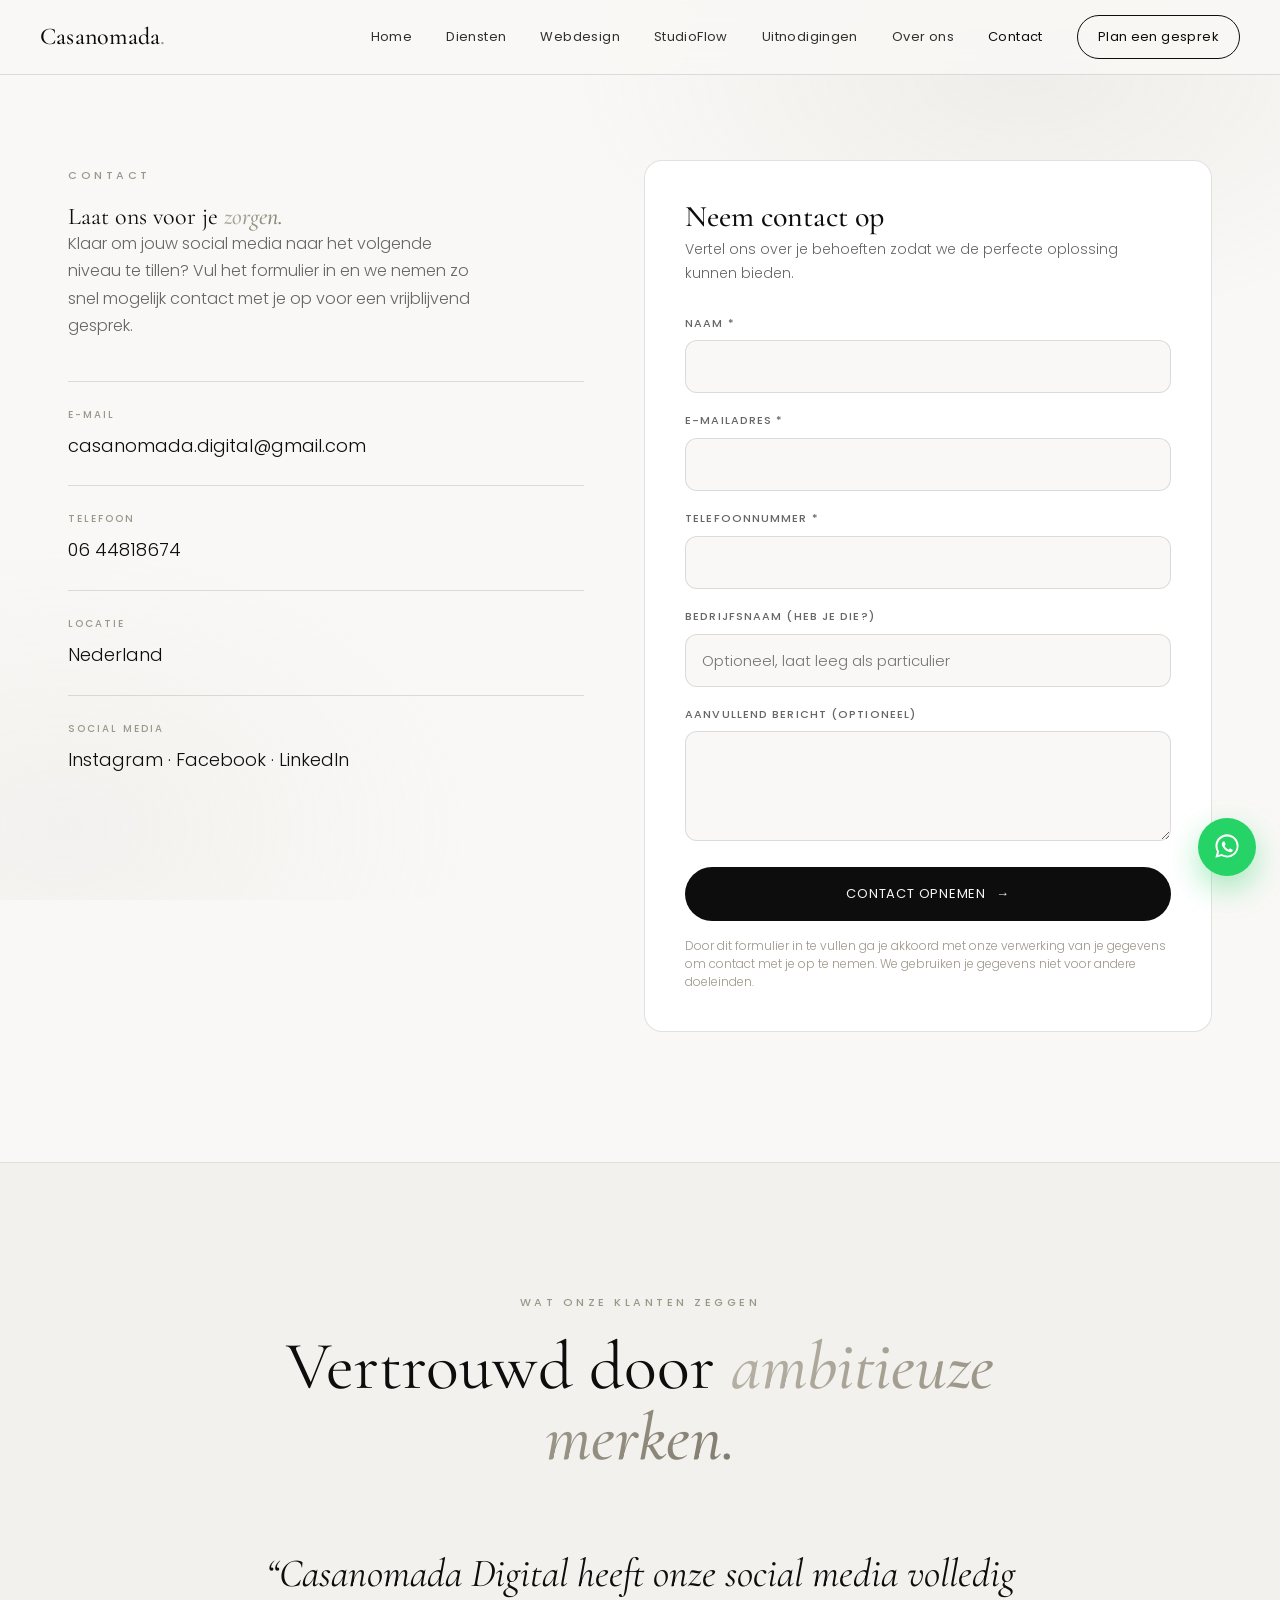
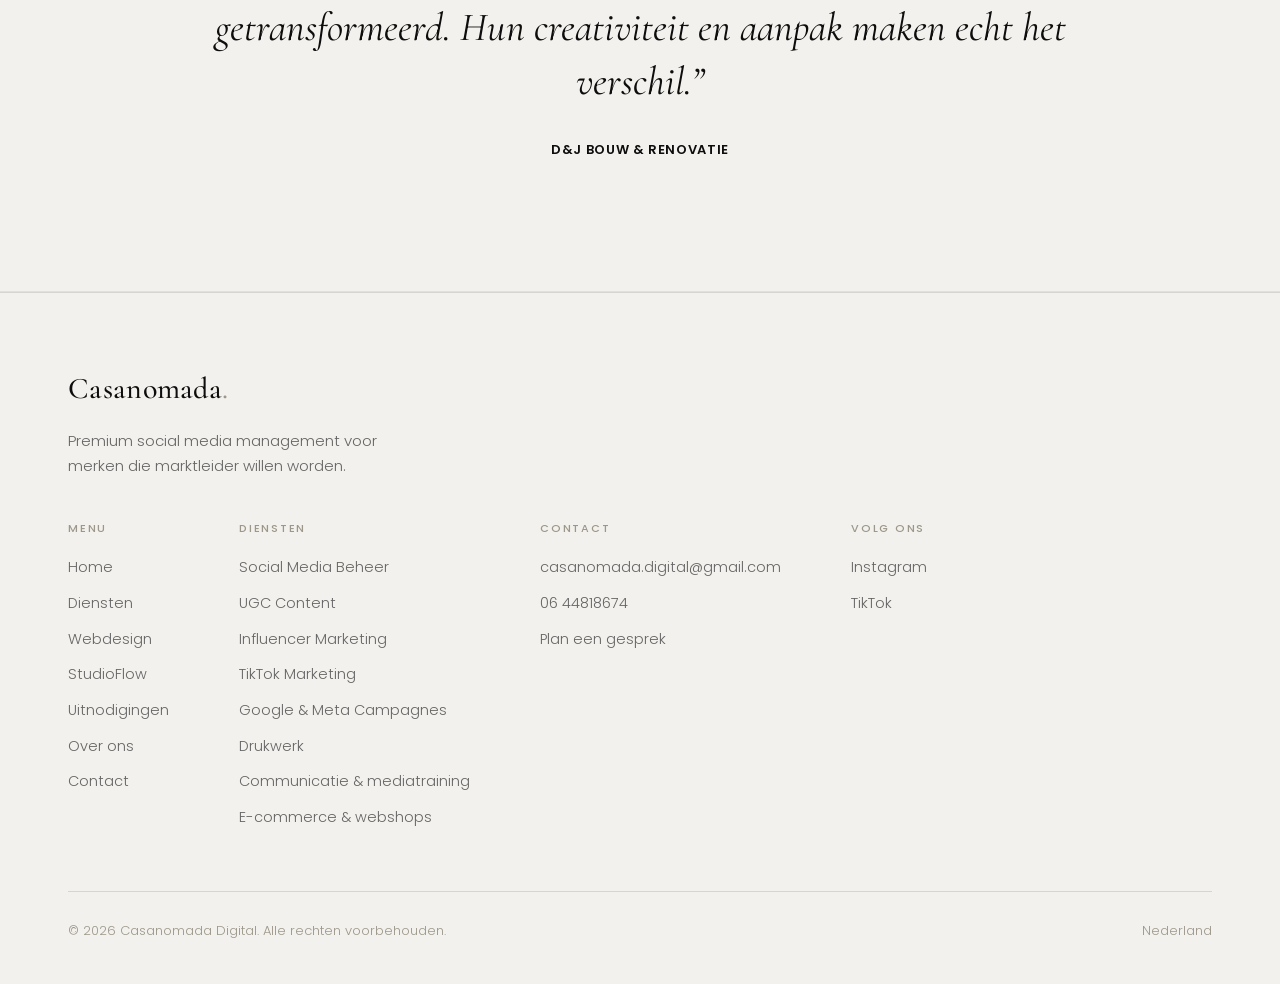
<file: contact.html>
<!DOCTYPE html>
<html lang="nl">
<head>
<!-- Google tag (gtag.js) -->
<script async src="https://www.googletagmanager.com/gtag/js?id=G-N8RGTHWX6J"></script>
<script>
  window.dataLayer = window.dataLayer || [];
  function gtag(){dataLayer.push(arguments);}
  gtag('js', new Date());
  gtag('config', 'G-N8RGTHWX6J');
</script>

<meta charset="UTF-8">
<meta name="viewport" content="width=device-width, initial-scale=1.0">
<title>Contact | Plan een gratis gesprek | Casanomada Digital</title>
<meta name="description" content="Plan een vrijblijvend kennismakingsgesprek. Reactie binnen 24 uur. Bel 06 44818674 of mail casanomada.digital@gmail.com.">
<link rel="canonical" href="https://casanomadadigital.com/contact.html">
<meta name="robots" content="index, follow">
<meta property="og:type" content="website">
<meta property="og:site_name" content="Casanomada Digital">
<meta property="og:locale" content="nl_NL">
<meta property="og:title" content="Contact | Plan een gratis gesprek | Casanomada Digital">
<meta property="og:description" content="Plan een vrijblijvend kennismakingsgesprek. Reactie binnen 24 uur. Bel 06 44818674 of mail casanomada.digital@gmail.com.">
<meta property="og:url" content="https://casanomadadigital.com/contact.html">
<meta property="og:image" content="https://casanomadadigital.com/img/og-image.png">
<meta property="og:image:width" content="1200">
<meta property="og:image:height" content="630">
<meta name="twitter:card" content="summary_large_image">
<meta name="twitter:title" content="Contact | Plan een gratis gesprek | Casanomada Digital">
<meta name="twitter:description" content="Plan een vrijblijvend kennismakingsgesprek. Reactie binnen 24 uur. Bel 06 44818674 of mail casanomada.digital@gmail.com.">
<meta name="twitter:image" content="https://casanomadadigital.com/img/og-image.png">
<link rel="icon" href="favicon.ico" sizes="16x16 32x32 48x48">
<link rel="icon" href="favicon.svg" type="image/svg+xml">
<link rel="apple-touch-icon" href="apple-touch-icon.png">
<link rel="manifest" href="site.webmanifest">
<link rel="preconnect" href="https://fonts.googleapis.com">
<link rel="preconnect" href="https://fonts.gstatic.com" crossorigin>
<link href="https://fonts.googleapis.com/css2?family=Cormorant+Garamond:ital,wght@0,300;0,400;0,500;0,600;1,300;1,400;1,500&family=Poppins:wght@300;400;500;600&display=swap" rel="stylesheet">
<link rel="stylesheet" href="styles.css">
</head>
<body>
<div class="glow"></div>

<nav class="nav" id="nav">
  <a href="index.html" class="brand">Casanomada<span class="dot">.</span></a>
  <div class="nav-links" id="navLinks">
    <a href="index.html">Home</a>
    <a href="diensten.html">Diensten</a>
    <a href="webdesign.html">Webdesign</a>
    <a href="studioflow.html">StudioFlow</a>
    <a href="uitnodigingen.html">Uitnodigingen</a>
    <a href="over-ons.html">Over ons</a>
    <a href="contact.html" class="active">Contact</a>
    <a href="contact.html" class="nav-cta">Plan een gesprek</a>
  </div>
  <button class="nav-toggle" id="navToggle" aria-label="Menu">
    <svg width="26" height="26" viewBox="0 0 24 24" fill="none" stroke="currentColor" stroke-width="1.6"><line x1="3" y1="7" x2="21" y2="7"/><line x1="3" y1="12" x2="21" y2="12"/><line x1="3" y1="17" x2="21" y2="17"/></svg>
  </button>
</nav>

<section class="section" style="padding-top:160px">
  <div class="wrap">
    <div class="contact-grid">
      <div class="contact-info reveal">
        <span class="eyebrow">Contact</span>
        <h1 style="margin-top:18px">Laat ons voor je <span class="accent">zorgen.</span></h1>
        <p class="lead">Klaar om jouw social media naar het volgende niveau te tillen? Vul het formulier in en we nemen zo snel mogelijk contact met je op voor een vrijblijvend gesprek.</p>
        <div class="info-block"><div class="k">E-mail</div><div class="v"><a href="mailto:casanomada.digital@gmail.com">casanomada.digital@gmail.com</a></div></div>
        <div class="info-block"><div class="k">Telefoon</div><div class="v"><a href="tel:+31644818674">06 44818674</a></div></div>
        <div class="info-block"><div class="k">Locatie</div><div class="v">Nederland</div></div>
        <div class="info-block"><div class="k">Social media</div><div class="v">Instagram · Facebook · LinkedIn</div></div>
      </div>

      <form id="contactForm" name="contact" method="POST" action="/" data-netlify="true" netlify-honeypot="bot-field" novalidate>
        <input type="hidden" name="form-name" value="contact">
        <p style="display:none"><label>Niet invullen: <input name="bot-field"></label></p>
        <h3>Neem contact op</h3>
        <p class="sub">Vertel ons over je behoeften zodat we de perfecte oplossing kunnen bieden.</p>
        <div class="field"><label for="naam">Naam *</label><input id="naam" name="naam" type="text" required></div>
        <div class="field"><label for="email">E-mailadres *</label><input id="email" name="email" type="email" required></div>
        <div class="field"><label for="tel">Telefoonnummer *</label><input id="tel" name="tel" type="tel" required></div>
        <div class="field"><label for="bedrijf">Bedrijfsnaam (heb je die?)</label><input id="bedrijf" name="bedrijf" type="text" placeholder="Optioneel, laat leeg als particulier"></div>
        <div class="field"><label for="bericht">Aanvullend bericht (optioneel)</label><textarea id="bericht" name="bericht"></textarea></div>
        <button type="submit" class="btn btn-primary" style="width:100%;justify-content:center">Contact opnemen <span class="arr">→</span></button>
        <div class="form-note" id="formNote">Bedankt! Je bericht is verzonden. We nemen binnen 24 uur contact met je op.</div>
        <p class="disclaimer">Door dit formulier in te vullen ga je akkoord met onze verwerking van je gegevens om contact met je op te nemen. We gebruiken je gegevens niet voor andere doeleinden.</p>
      </form>
    </div>
  </div>
</section>

<!-- REVIEW -->
<section class="section" style="background:var(--bg-soft);border-top:1px solid var(--line-soft);border-bottom:1px solid var(--line-soft);">
  <div class="wrap">
    <div class="head center reveal">
      <span class="eyebrow">Wat onze klanten zeggen</span>
      <h2 style="margin-top:14px">Vertrouwd door <span class="accent">ambitieuze merken.</span></h2>
    </div>
    <div class="quote reveal">
      <p>&ldquo;Casanomada Digital heeft onze social media volledig getransformeerd. Hun creativiteit en aanpak maken echt het verschil.&rdquo;</p>
      <div class="by"><b>D&amp;J Bouw &amp; Renovatie</b></div>
    </div>
  </div>
</section>

<footer class="footer">
  <div class="wrap">
    <div class="footer-top">
      <div>
        <div class="brand">Casanomada<span class="dot">.</span></div>
        <p class="tag">Premium social media management voor merken die marktleider willen worden.</p>
      </div>
      <div class="footer-cols">
        <div class="footer-col"><h5>Menu</h5><a href="index.html">Home</a><a href="diensten.html">Diensten</a><a href="webdesign.html">Webdesign</a><a href="studioflow.html">StudioFlow</a><a href="uitnodigingen.html">Uitnodigingen</a><a href="over-ons.html">Over ons</a><a href="contact.html">Contact</a></div>
        <div class="footer-col"><h5>Diensten</h5><a href="diensten.html">Social Media Beheer</a><a href="diensten.html">UGC Content</a><a href="diensten.html">Influencer Marketing</a><a href="diensten.html">TikTok Marketing</a><a href="diensten.html">Google &amp; Meta Campagnes</a><a href="diensten.html">Drukwerk</a><a href="diensten.html">Communicatie &amp; mediatraining</a><a href="diensten.html">E-commerce &amp; webshops</a></div>
        <div class="footer-col"><h5>Contact</h5><a href="mailto:casanomada.digital@gmail.com">casanomada.digital@gmail.com</a><a href="tel:+31644818674">06 44818674</a><a href="contact.html">Plan een gesprek</a></div>
        <div class="footer-col"><h5>Volg ons</h5><a href="https://www.instagram.com/casanomada.digital/" target="_blank" rel="noopener">Instagram</a><a href="https://www.tiktok.com/@casanomada.digital" target="_blank" rel="noopener">TikTok</a></div>
      </div>
    </div>
    <div class="footer-bottom">
      <span>© 2026 Casanomada Digital. Alle rechten voorbehouden.</span>
      <span>Nederland</span>
    </div>
  </div>
</footer>

<script src="script.js"></script>
</body>
</html>
</file>
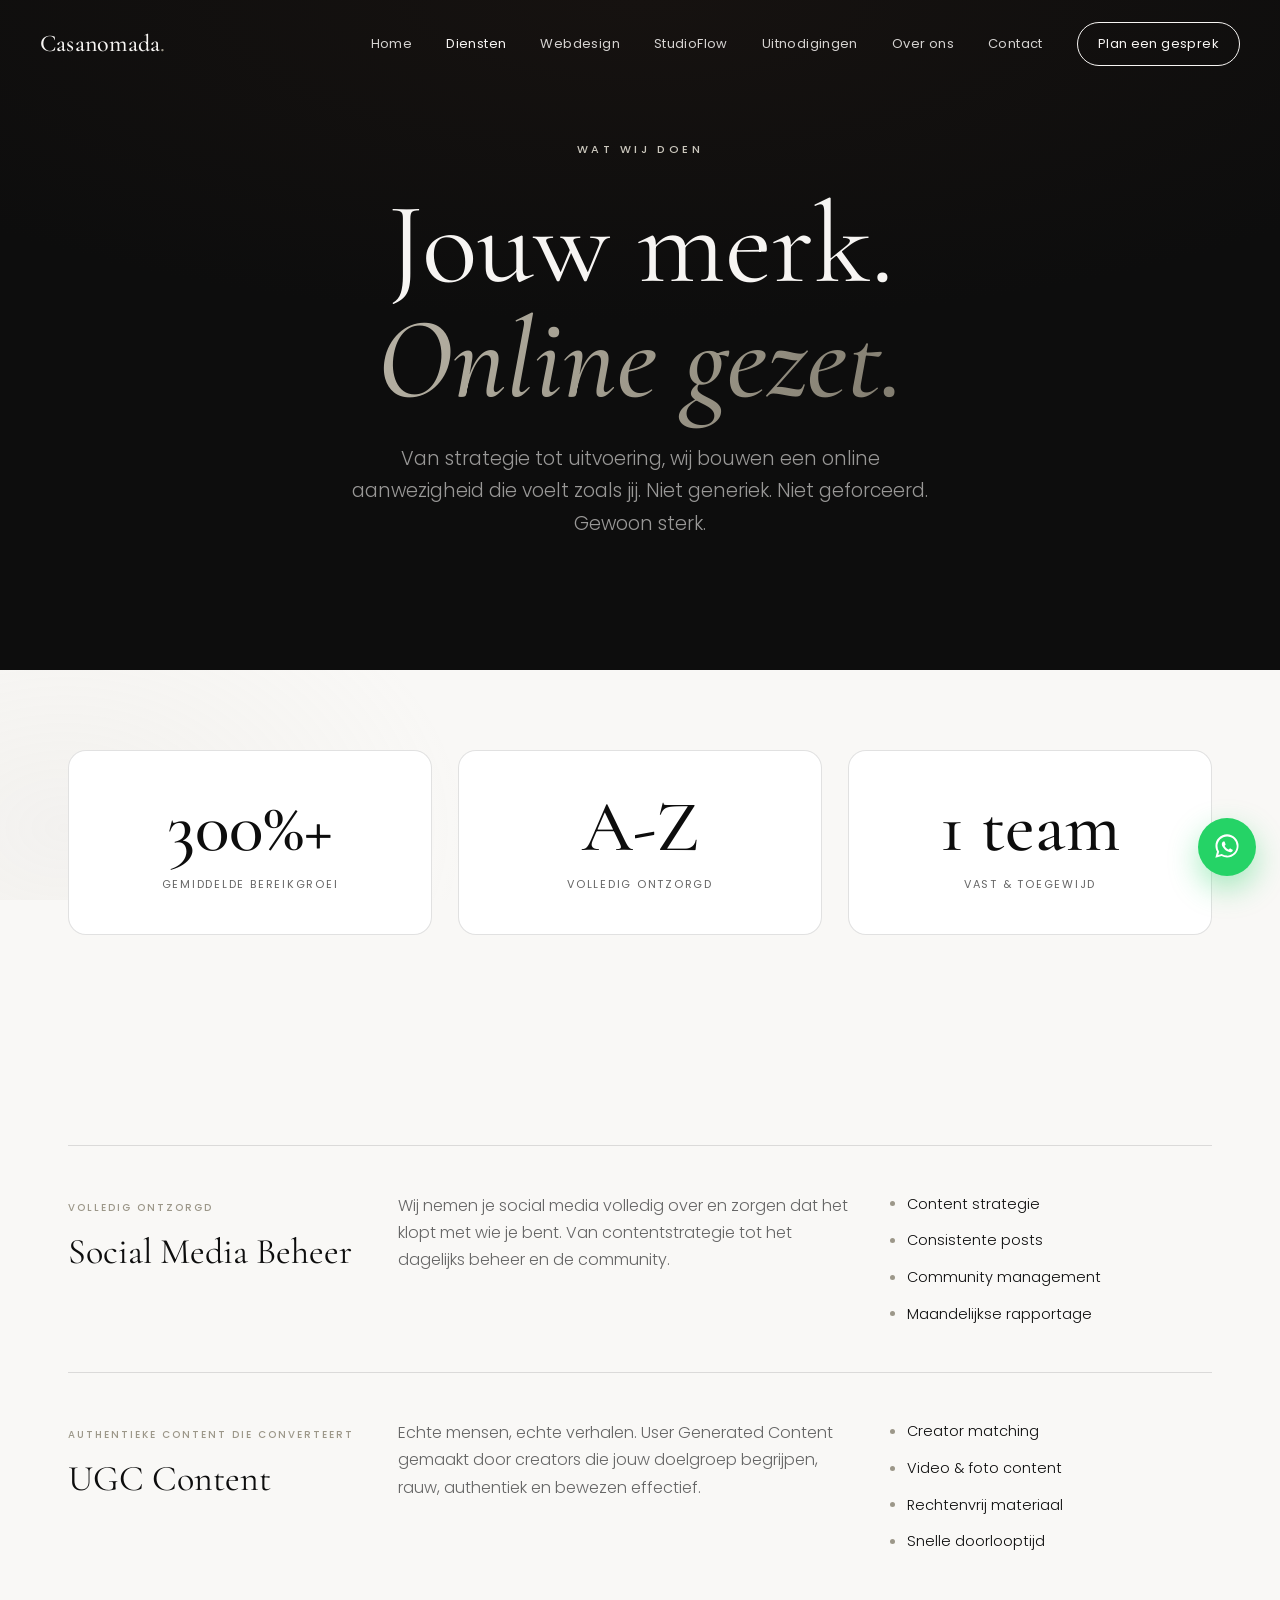
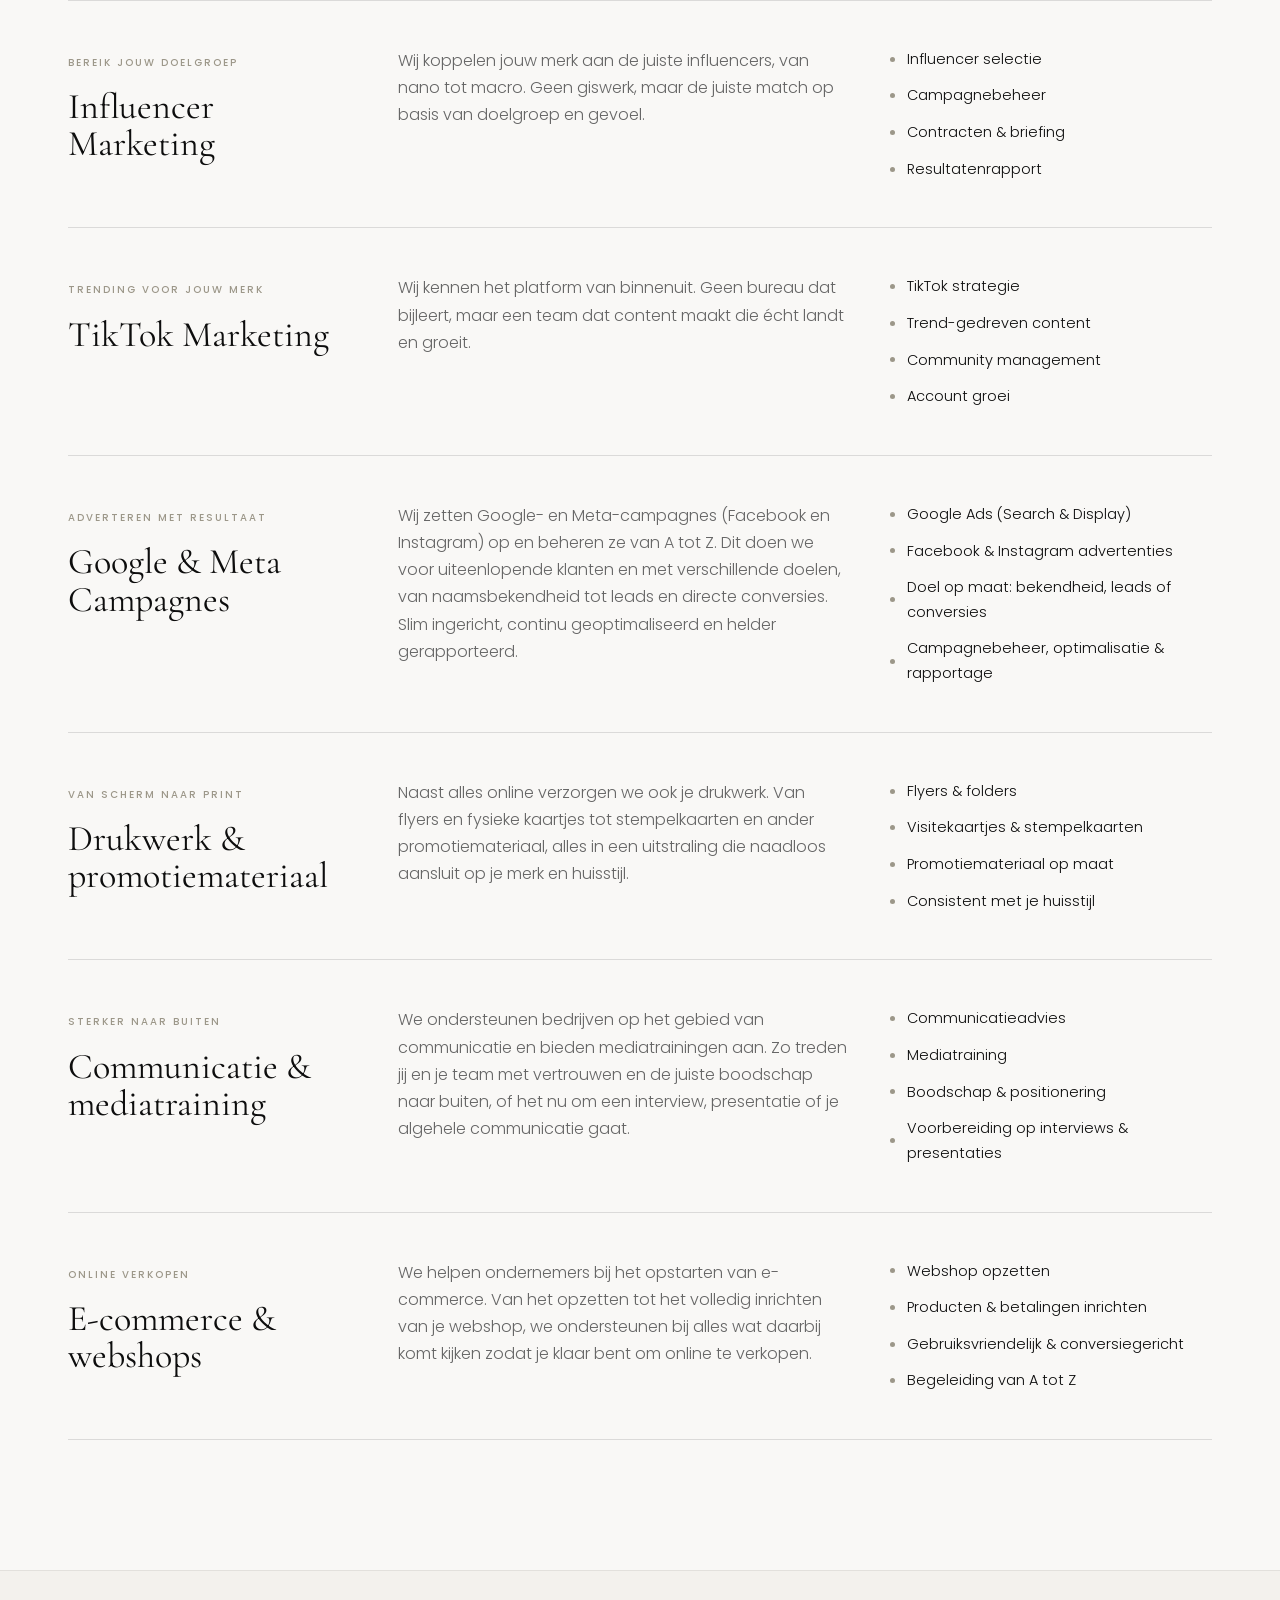
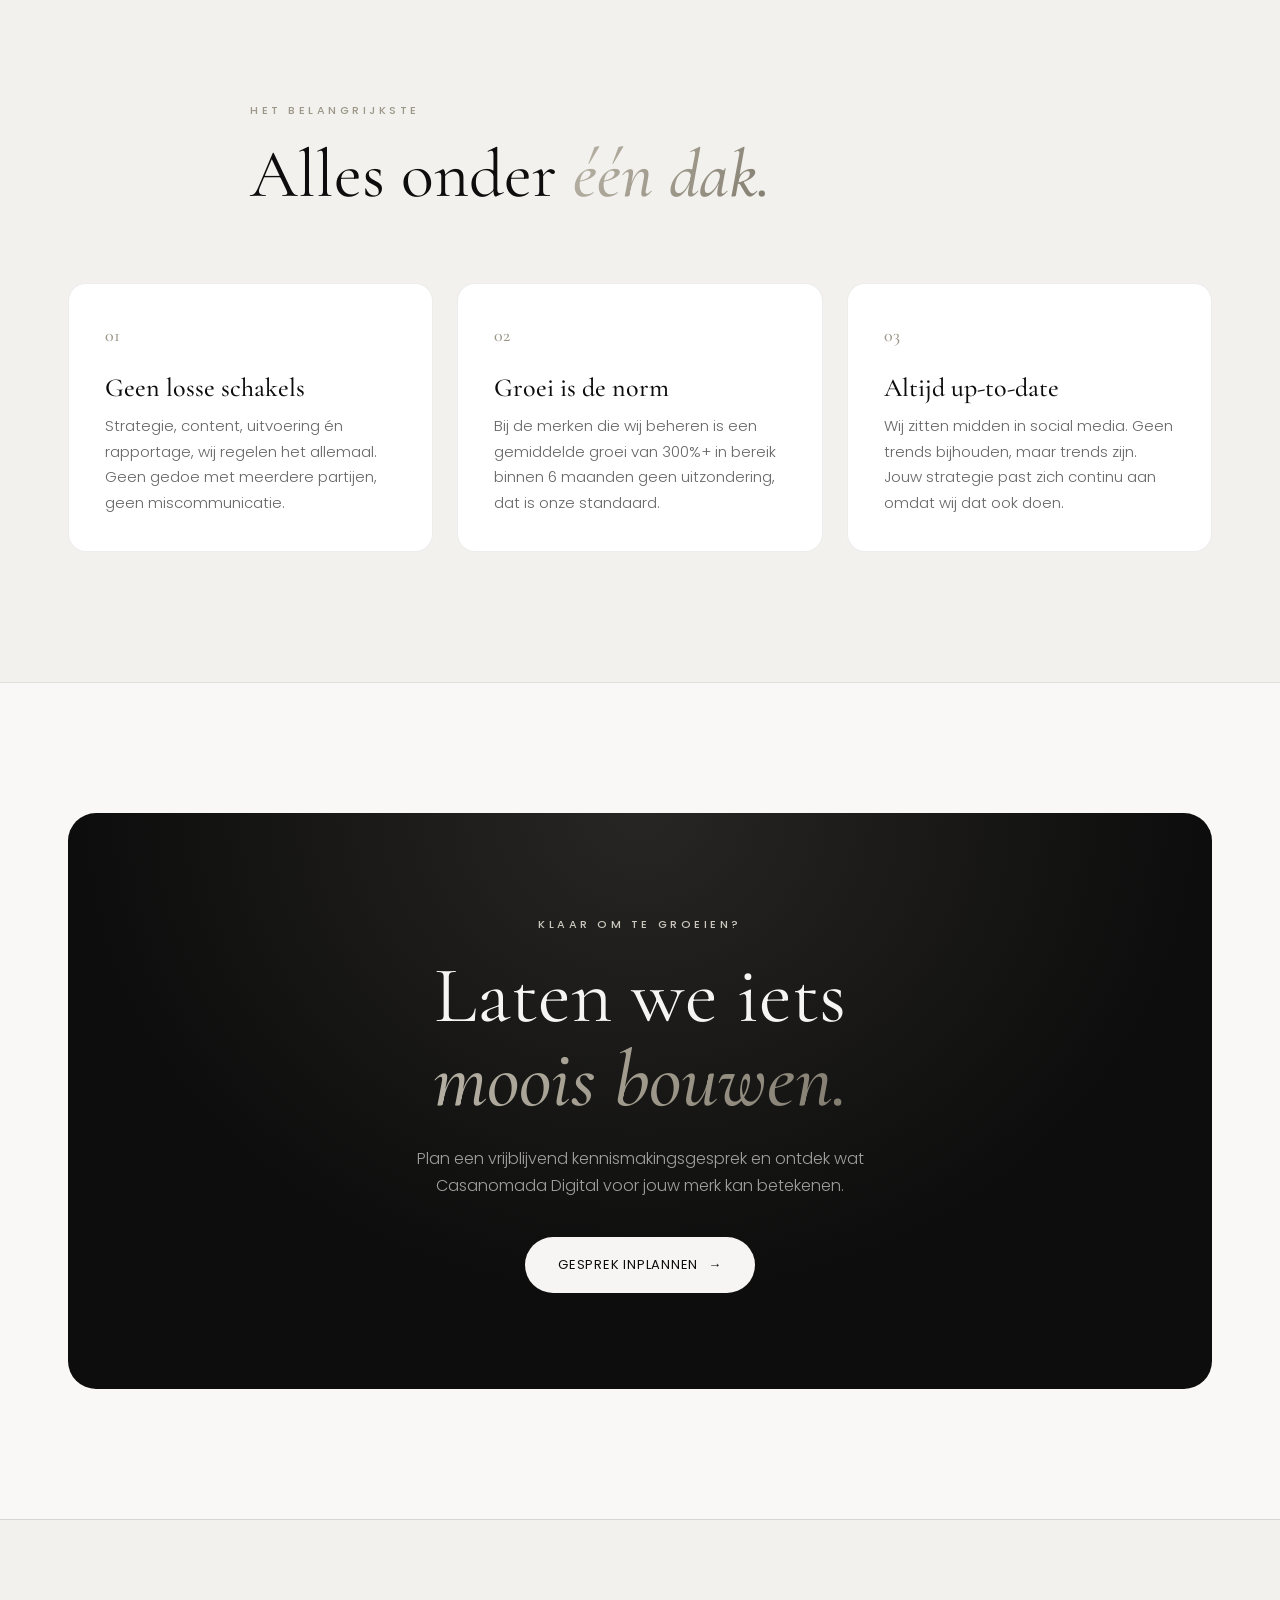
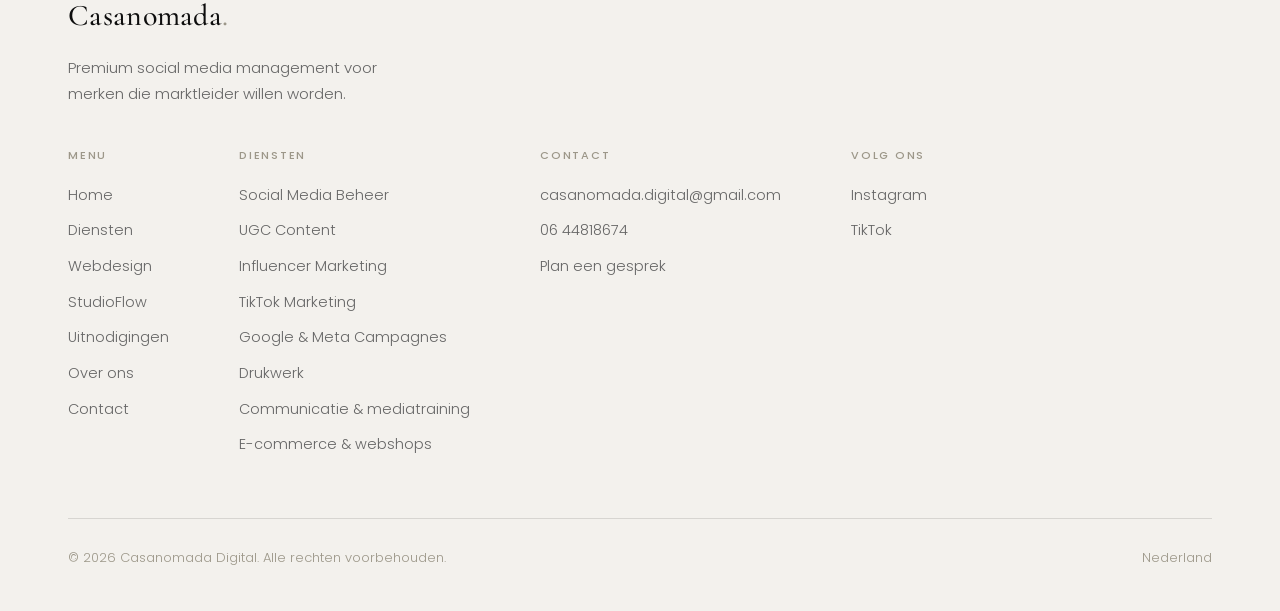
<file: diensten.html>
<!DOCTYPE html>
<html lang="nl">
<head>
<!-- Google tag (gtag.js) -->
<script async src="https://www.googletagmanager.com/gtag/js?id=G-N8RGTHWX6J"></script>
<script>
  window.dataLayer = window.dataLayer || [];
  function gtag(){dataLayer.push(arguments);}
  gtag('js', new Date());
  gtag('config', 'G-N8RGTHWX6J');
</script>

<meta charset="UTF-8">
<meta name="viewport" content="width=device-width, initial-scale=1.0">
<title>Diensten | Social Media Beheer, UGC & TikTok Marketing | Casanomada Digital</title>
<meta name="description" content="Social media beheer, UGC, influencer- en TikTok marketing, Google- en Meta-advertenties, drukwerk, communicatie en mediatraining en e-commerce. Volledig ontzorgd, van strategie tot uitvoering.">
<link rel="canonical" href="https://casanomadadigital.com/diensten.html">
<meta name="robots" content="index, follow">
<meta property="og:type" content="website">
<meta property="og:site_name" content="Casanomada Digital">
<meta property="og:locale" content="nl_NL">
<meta property="og:title" content="Diensten | Social Media Beheer, UGC & TikTok Marketing | Casanomada Digital">
<meta property="og:description" content="Social media beheer, UGC, influencer- en TikTok marketing, Google- en Meta-advertenties, drukwerk, communicatie en mediatraining en e-commerce. Volledig ontzorgd, van strategie tot uitvoering.">
<meta property="og:url" content="https://casanomadadigital.com/diensten.html">
<meta property="og:image" content="https://casanomadadigital.com/img/og-image.png">
<meta property="og:image:width" content="1200">
<meta property="og:image:height" content="630">
<meta name="twitter:card" content="summary_large_image">
<meta name="twitter:title" content="Diensten | Social Media Beheer, UGC & TikTok Marketing | Casanomada Digital">
<meta name="twitter:description" content="Social media beheer, UGC, influencer- en TikTok marketing, Google- en Meta-advertenties, drukwerk, communicatie en mediatraining en e-commerce. Volledig ontzorgd, van strategie tot uitvoering.">
<meta name="twitter:image" content="https://casanomadadigital.com/img/og-image.png">
<link rel="icon" href="favicon.ico" sizes="16x16 32x32 48x48">
<link rel="icon" href="favicon.svg" type="image/svg+xml">
<link rel="apple-touch-icon" href="apple-touch-icon.png">
<link rel="manifest" href="site.webmanifest">
<link rel="preconnect" href="https://fonts.googleapis.com">
<link rel="preconnect" href="https://fonts.gstatic.com" crossorigin>
<link href="https://fonts.googleapis.com/css2?family=Cormorant+Garamond:ital,wght@0,300;0,400;0,500;0,600;1,300;1,400;1,500&family=Poppins:wght@300;400;500;600&display=swap" rel="stylesheet">
<link rel="stylesheet" href="styles.css">
</head>
<body>
<div class="glow"></div>

<nav class="nav" id="nav">
  <a href="index.html" class="brand">Casanomada<span class="dot">.</span></a>
  <div class="nav-links" id="navLinks">
    <a href="index.html">Home</a>
    <a href="diensten.html" class="active">Diensten</a>
    <a href="webdesign.html">Webdesign</a>
    <a href="studioflow.html">StudioFlow</a>
    <a href="uitnodigingen.html">Uitnodigingen</a>
    <a href="over-ons.html">Over ons</a>
    <a href="contact.html">Contact</a>
    <a href="contact.html" class="nav-cta">Plan een gesprek</a>
  </div>
  <button class="nav-toggle" id="navToggle" aria-label="Menu">
    <svg width="26" height="26" viewBox="0 0 24 24" fill="none" stroke="currentColor" stroke-width="1.6"><line x1="3" y1="7" x2="21" y2="7"/><line x1="3" y1="12" x2="21" y2="12"/><line x1="3" y1="17" x2="21" y2="17"/></svg>
  </button>
</nav>

<!-- HERO -->
<header class="hero" style="min-height:70vh">
  <span class="eyebrow">Wat wij doen</span>
  <h1>Jouw merk.<br><span class="accent">Online gezet.</span></h1>
  <p>Van strategie tot uitvoering, wij bouwen een online aanwezigheid die voelt zoals jij. Niet generiek. Niet geforceerd. Gewoon sterk.</p>
</header>

<section class="section-sm">
  <div class="wrap">
    <div class="stats reveal">
      <div class="stat"><div class="n">300%+</div><div class="l">Gemiddelde bereikgroei</div></div>
      <div class="stat"><div class="n">A-Z</div><div class="l">Volledig ontzorgd</div></div>
      <div class="stat"><div class="n">1 team</div><div class="l">Vast & toegewijd</div></div>
    </div>
  </div>
</section>

<!-- SERVICES -->
<section class="section">
  <div class="wrap">
    <div class="svc reveal"><div><span class="tag">Volledig ontzorgd</span><h3>Social Media Beheer</h3></div><p class="desc">Wij nemen je social media volledig over en zorgen dat het klopt met wie je bent. Van contentstrategie tot het dagelijks beheer en de community.</p><ul><li>Content strategie</li><li>Consistente posts</li><li>Community management</li><li>Maandelijkse rapportage</li></ul></div>
    <div class="svc reveal"><div><span class="tag">Authentieke content die converteert</span><h3>UGC Content</h3></div><p class="desc">Echte mensen, echte verhalen. User Generated Content gemaakt door creators die jouw doelgroep begrijpen, rauw, authentiek en bewezen effectief.</p><ul><li>Creator matching</li><li>Video & foto content</li><li>Rechtenvrij materiaal</li><li>Snelle doorlooptijd</li></ul></div>
    <div class="svc reveal"><div><span class="tag">Bereik jouw doelgroep</span><h3>Influencer Marketing</h3></div><p class="desc">Wij koppelen jouw merk aan de juiste influencers, van nano tot macro. Geen giswerk, maar de juiste match op basis van doelgroep en gevoel.</p><ul><li>Influencer selectie</li><li>Campagnebeheer</li><li>Contracten & briefing</li><li>Resultatenrapport</li></ul></div>
    <div class="svc reveal"><div><span class="tag">Trending voor jouw merk</span><h3>TikTok Marketing</h3></div><p class="desc">Wij kennen het platform van binnenuit. Geen bureau dat bijleert, maar een team dat content maakt die écht landt en groeit.</p><ul><li>TikTok strategie</li><li>Trend-gedreven content</li><li>Community management</li><li>Account groei</li></ul></div>
    <div class="svc reveal"><div><span class="tag">Adverteren met resultaat</span><h3>Google &amp; Meta Campagnes</h3></div><p class="desc">Wij zetten Google- en Meta-campagnes (Facebook en Instagram) op en beheren ze van A tot Z. Dit doen we voor uiteenlopende klanten en met verschillende doelen, van naamsbekendheid tot leads en directe conversies. Slim ingericht, continu geoptimaliseerd en helder gerapporteerd.</p><ul><li>Google Ads (Search &amp; Display)</li><li>Facebook &amp; Instagram advertenties</li><li>Doel op maat: bekendheid, leads of conversies</li><li>Campagnebeheer, optimalisatie &amp; rapportage</li></ul></div>
    <div class="svc reveal"><div><span class="tag">Van scherm naar print</span><h3>Drukwerk &amp; promotiemateriaal</h3></div><p class="desc">Naast alles online verzorgen we ook je drukwerk. Van flyers en fysieke kaartjes tot stempelkaarten en ander promotiemateriaal, alles in een uitstraling die naadloos aansluit op je merk en huisstijl.</p><ul><li>Flyers &amp; folders</li><li>Visitekaartjes &amp; stempelkaarten</li><li>Promotiemateriaal op maat</li><li>Consistent met je huisstijl</li></ul></div>
    <div class="svc reveal"><div><span class="tag">Sterker naar buiten</span><h3>Communicatie &amp; mediatraining</h3></div><p class="desc">We ondersteunen bedrijven op het gebied van communicatie en bieden mediatrainingen aan. Zo treden jij en je team met vertrouwen en de juiste boodschap naar buiten, of het nu om een interview, presentatie of je algehele communicatie gaat.</p><ul><li>Communicatieadvies</li><li>Mediatraining</li><li>Boodschap &amp; positionering</li><li>Voorbereiding op interviews &amp; presentaties</li></ul></div>
    <div class="svc reveal"><div><span class="tag">Online verkopen</span><h3>E-commerce &amp; webshops</h3></div><p class="desc">We helpen ondernemers bij het opstarten van e-commerce. Van het opzetten tot het volledig inrichten van je webshop, we ondersteunen bij alles wat daarbij komt kijken zodat je klaar bent om online te verkopen.</p><ul><li>Webshop opzetten</li><li>Producten &amp; betalingen inrichten</li><li>Gebruiksvriendelijk &amp; conversiegericht</li><li>Begeleiding van A tot Z</li></ul></div>
  </div>
</section>

<!-- WHY -->
<section class="section" style="background:var(--bg-soft);border-top:1px solid var(--line-soft);border-bottom:1px solid var(--line-soft);">
  <div class="wrap">
    <div class="head reveal">
      <span class="eyebrow">Het belangrijkste</span>
      <h2>Alles onder <span class="accent">één dak.</span></h2>
    </div>
    <div class="grid-3">
      <div class="card reveal"><span class="idx">01</span><h3>Geen losse schakels</h3><p>Strategie, content, uitvoering én rapportage, wij regelen het allemaal. Geen gedoe met meerdere partijen, geen miscommunicatie.</p></div>
      <div class="card reveal"><span class="idx">02</span><h3>Groei is de norm</h3><p>Bij de merken die wij beheren is een gemiddelde groei van 300%+ in bereik binnen 6 maanden geen uitzondering, dat is onze standaard.</p></div>
      <div class="card reveal"><span class="idx">03</span><h3>Altijd up-to-date</h3><p>Wij zitten midden in social media. Geen trends bijhouden, maar trends zijn. Jouw strategie past zich continu aan omdat wij dat ook doen.</p></div>
    </div>
  </div>
</section>

<!-- CTA -->
<section class="section">
  <div class="wrap">
    <div class="cta reveal">
      <span class="eyebrow">Klaar om te groeien?</span>
      <h2 style="margin-top:18px">Laten we iets<br><span class="accent">moois bouwen.</span></h2>
      <p>Plan een vrijblijvend kennismakingsgesprek en ontdek wat Casanomada Digital voor jouw merk kan betekenen.</p>
      <a href="contact.html" class="btn btn-primary">Gesprek inplannen <span class="arr">→</span></a>
    </div>
  </div>
</section>

<footer class="footer">
  <div class="wrap">
    <div class="footer-top">
      <div>
        <div class="brand">Casanomada<span class="dot">.</span></div>
        <p class="tag">Premium social media management voor merken die marktleider willen worden.</p>
      </div>
      <div class="footer-cols">
        <div class="footer-col"><h5>Menu</h5><a href="index.html">Home</a><a href="diensten.html">Diensten</a><a href="webdesign.html">Webdesign</a><a href="studioflow.html">StudioFlow</a><a href="uitnodigingen.html">Uitnodigingen</a><a href="over-ons.html">Over ons</a><a href="contact.html">Contact</a></div>
        <div class="footer-col"><h5>Diensten</h5><a href="diensten.html">Social Media Beheer</a><a href="diensten.html">UGC Content</a><a href="diensten.html">Influencer Marketing</a><a href="diensten.html">TikTok Marketing</a><a href="diensten.html">Google &amp; Meta Campagnes</a><a href="diensten.html">Drukwerk</a><a href="diensten.html">Communicatie &amp; mediatraining</a><a href="diensten.html">E-commerce &amp; webshops</a></div>
        <div class="footer-col"><h5>Contact</h5><a href="mailto:casanomada.digital@gmail.com">casanomada.digital@gmail.com</a><a href="tel:+31644818674">06 44818674</a><a href="contact.html">Plan een gesprek</a></div>
        <div class="footer-col"><h5>Volg ons</h5><a href="https://www.instagram.com/casanomada.digital/" target="_blank" rel="noopener">Instagram</a><a href="https://www.tiktok.com/@casanomada.digital" target="_blank" rel="noopener">TikTok</a></div>
      </div>
    </div>
    <div class="footer-bottom">
      <span>© 2026 Casanomada Digital. Alle rechten voorbehouden.</span>
      <span>Nederland</span>
    </div>
  </div>
</footer>

<script src="script.js"></script>
</body>
</html>
</file>
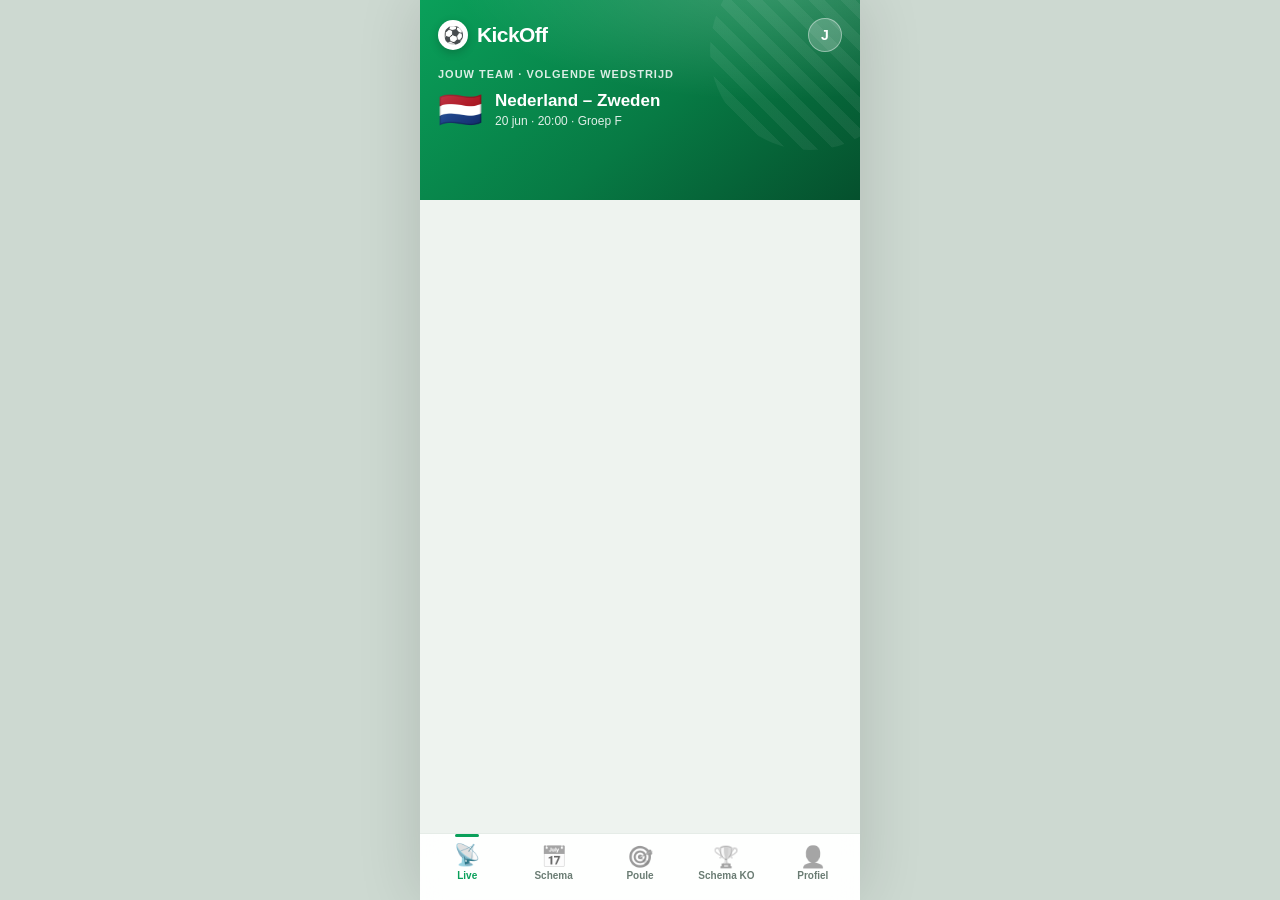
<file: kickoff-app.html>
<!DOCTYPE html>
<html lang="nl">
<head>
<!-- Google tag (gtag.js) -->
<script async src="https://www.googletagmanager.com/gtag/js?id=G-N8RGTHWX6J"></script>
<script>
  window.dataLayer = window.dataLayer || [];
  function gtag(){dataLayer.push(arguments);}
  gtag('js', new Date());
  gtag('config', 'G-N8RGTHWX6J');
</script>

<meta charset="UTF-8">
<meta name="viewport" content="width=device-width, initial-scale=1.0, maximum-scale=1.0, user-scalable=no">
<title>KickOff — jouw WK 2026</title>
<style>
  :root{
    --green:#0aa05a;--green-d:#077a44;--green-dd:#05502d;
    --ink:#0c1712;--muted:#6a7c73;--bg:#eef3ef;--card:#fff;--line:#e5ece7;
    --gold:#f5b301;--red:#ef4444;--blue:#2f80ed;
    --shadow:0 8px 30px rgba(8,40,24,.08);--shadow-lg:0 14px 44px rgba(8,40,24,.16);
  }
  *{box-sizing:border-box;margin:0;padding:0;-webkit-tap-highlight-color:transparent;}
  body{font-family:-apple-system,BlinkMacSystemFont,"Segoe UI",Roboto,Helvetica,Arial,sans-serif;background:#cdd9d1;color:var(--ink);-webkit-font-smoothing:antialiased;}
  .phone{max-width:440px;margin:0 auto;background:var(--bg);min-height:100vh;position:relative;padding-bottom:96px;box-shadow:0 0 60px rgba(0,0,0,.14);overflow:hidden;}

  /* Header */
  header{background:radial-gradient(120% 100% at 80% -10%,rgba(255,255,255,.2),transparent 60%),linear-gradient(140deg,var(--green),var(--green-d) 55%,var(--green-dd));color:#fff;padding:18px 18px 56px;position:relative;overflow:hidden;}
  header::after{content:"";position:absolute;right:-50px;top:-50px;width:200px;height:200px;background:repeating-linear-gradient(45deg,rgba(255,255,255,.06) 0 11px,transparent 11px 22px);border-radius:50%;}
  .topbar{display:flex;align-items:center;justify-content:space-between;position:relative;z-index:2;}
  .brand{display:flex;align-items:center;gap:9px;font-size:21px;font-weight:900;letter-spacing:-.6px;cursor:pointer;user-select:none;}
  .brand .ball{width:30px;height:30px;border-radius:50%;background:#fff;color:#111;display:flex;align-items:center;justify-content:center;font-size:17px;box-shadow:0 3px 10px rgba(0,0,0,.2);}
  .pro-chip{font-size:10px;font-weight:800;background:var(--gold);color:#3a2c00;padding:3px 8px;border-radius:20px;letter-spacing:.4px;}
  .avatar{width:34px;height:34px;border-radius:50%;background:rgba(255,255,255,.22);display:flex;align-items:center;justify-content:center;font-weight:800;font-size:14px;cursor:pointer;border:1.5px solid rgba(255,255,255,.4);}

  .hero{position:relative;z-index:2;margin-top:16px;}
  .hero-label{font-size:11px;text-transform:uppercase;letter-spacing:1px;opacity:.85;font-weight:800;}
  .hero-row{display:flex;align-items:center;gap:12px;margin-top:9px;}
  .hero-flag{font-size:36px;}
  .hero-info b{font-size:17px;display:block;}
  .hero-info span{font-size:12px;opacity:.88;}
  .countdown{display:flex;gap:7px;margin-top:13px;}
  .cd{background:rgba(255,255,255,.16);border:1px solid rgba(255,255,255,.22);border-radius:11px;padding:7px 0;flex:1;text-align:center;backdrop-filter:blur(4px);}
  .cd b{display:block;font-size:19px;font-weight:900;line-height:1;}
  .cd span{font-size:9px;text-transform:uppercase;letter-spacing:.5px;opacity:.8;}

  /* Body */
  main{padding:0 16px;margin-top:-40px;position:relative;z-index:3;}
  .view{display:none;animation:fade .28s ease;}
  .view.active{display:block;}
  @keyframes fade{from{opacity:0;transform:translateY(8px)}to{opacity:1;transform:none}}

  .sec-head{display:flex;align-items:center;justify-content:space-between;margin:20px 2px 11px;}
  .sec-head h2{font-size:15px;font-weight:900;letter-spacing:-.3px;}
  .sec-head .pill{font-size:11px;background:#e3f2e9;color:var(--green-d);padding:4px 9px;border-radius:20px;font-weight:800;}
  .sec-head:first-child{margin-top:0;}
  .daylabel{font-size:12px;text-transform:uppercase;letter-spacing:.6px;color:var(--muted);font-weight:800;margin:16px 2px 9px;display:flex;align-items:center;gap:8px;}
  .daylabel::after{content:"";flex:1;height:1px;background:var(--line);}

  .card{background:var(--card);border:1px solid var(--line);border-radius:18px;padding:15px;margin-bottom:11px;box-shadow:var(--shadow);}
  .card.flat{box-shadow:none;}

  /* Match */
  .match{display:flex;align-items:center;gap:8px;}
  .side{display:flex;align-items:center;gap:9px;flex:1;font-weight:800;font-size:14.5px;min-width:0;}
  .side.away{flex-direction:row-reverse;text-align:right;}
  .side .nm{white-space:nowrap;overflow:hidden;text-overflow:ellipsis;}
  .flag{font-size:23px;line-height:1;}
  .mid{text-align:center;min-width:62px;}
  .score{font-weight:900;font-size:20px;letter-spacing:1px;}
  .kick{font-size:13px;font-weight:800;}
  .kick small{display:block;font-size:10px;color:var(--muted);font-weight:700;margin-top:1px;}
  .mmeta{display:flex;align-items:center;justify-content:space-between;margin-top:11px;padding-top:10px;border-top:1px solid var(--line);font-size:11px;color:var(--muted);font-weight:600;}
  .live{display:inline-flex;align-items:center;gap:5px;color:var(--red);font-weight:800;}
  .live .dot{width:7px;height:7px;border-radius:50%;background:var(--red);animation:pulse 1.3s infinite;}
  @keyframes pulse{0%,100%{opacity:1;transform:scale(1)}50%{opacity:.35;transform:scale(.8)}}
  .ft{background:#eef2ef;color:var(--muted);font-size:10px;font-weight:800;padding:2px 7px;border-radius:6px;}
  .fav-tag{background:var(--gold);color:#3a2c00;font-size:9px;font-weight:900;padding:2px 6px;border-radius:5px;margin-left:6px;vertical-align:1px;}

  .btn{background:var(--green);color:#fff;border:none;border-radius:13px;padding:12px;font-weight:800;font-size:14px;cursor:pointer;width:100%;transition:transform .08s;}
  .btn:active{transform:scale(.98);}
  .btn.ghost{background:#e6f3ec;color:var(--green-d);}
  .btn.gold{background:var(--gold);color:#3a2c00;}
  .btn.dark{background:var(--ink);color:#fff;}
  .btn.sm{padding:9px 13px;font-size:12.5px;width:auto;}
  .btn.tikkie{background:#eb5a3c;color:#fff;display:flex;align-items:center;justify-content:center;gap:8px;}

  /* Predict */
  .pred{margin-top:13px;display:flex;align-items:center;justify-content:center;gap:9px;}
  .pred input{width:48px;height:46px;text-align:center;font-size:20px;font-weight:900;border:2px solid var(--line);border-radius:12px;background:#f8fbf9;color:var(--ink);}
  .pred input:focus{outline:none;border-color:var(--green);background:#fff;}
  .pred .vs{color:var(--muted);font-weight:900;font-size:15px;}
  .pred .save{margin-left:6px;background:var(--green);color:#fff;border:none;border-radius:11px;padding:0 16px;height:46px;font-weight:800;cursor:pointer;font-size:13px;}
  .pred-done{display:flex;align-items:center;gap:8px;margin-top:13px;background:#e6f3ec;color:var(--green-d);border-radius:12px;padding:11px 13px;font-weight:800;font-size:13.5px;}
  .pred-done .edit{margin-left:auto;font-size:11px;color:var(--muted);cursor:pointer;text-decoration:underline;}

  /* Leaderboard */
  .lb{padding:6px 12px;}
  .lb-row{display:flex;align-items:center;gap:13px;padding:12px 4px;border-bottom:1px solid var(--line);}
  .lb-row:last-child{border-bottom:none;}
  .rank{width:28px;height:28px;border-radius:9px;background:#eef2ef;display:flex;align-items:center;justify-content:center;font-weight:900;font-size:13px;color:var(--muted);flex-shrink:0;}
  .rank.g1{background:linear-gradient(135deg,#ffd84d,#f5b301);color:#5a4500;}
  .rank.g2{background:linear-gradient(135deg,#e2e8ec,#b8c2c9);color:#3d474e;}
  .rank.g3{background:linear-gradient(135deg,#e3b486,#cd9b6a);color:#5a3a1d;}
  .lb-av{width:34px;height:34px;border-radius:50%;display:flex;align-items:center;justify-content:center;font-weight:800;font-size:14px;color:#fff;flex-shrink:0;}
  .lb-name{flex:1;font-weight:800;font-size:14px;}
  .lb-name small{display:block;color:var(--muted);font-weight:600;font-size:11px;margin-top:1px;}
  .lb-pts{font-weight:900;font-size:15px;color:var(--green-d);}
  .lb-pts small{font-weight:700;color:var(--muted);font-size:10px;}
  .me-row{background:#f2faf5;border-radius:12px;}

  .roast{background:linear-gradient(135deg,#fff6e0,#fff);border:1px solid #f3e3b0;border-radius:15px;padding:13px 15px;font-size:13px;margin-bottom:11px;display:flex;gap:11px;align-items:flex-start;line-height:1.45;}
  .roast .em{font-size:20px;}

  /* Badges */
  .badges{display:flex;gap:9px;overflow-x:auto;padding:2px 2px 6px;margin:0 -2px;}
  .badges::-webkit-scrollbar{display:none;}
  .badge{flex-shrink:0;width:78px;text-align:center;background:#fff;border:1px solid var(--line);border-radius:14px;padding:12px 6px;box-shadow:var(--shadow);}
  .badge.locked{opacity:.4;filter:grayscale(1);}
  .badge .bi{font-size:26px;}
  .badge small{display:block;font-size:9.5px;font-weight:700;color:var(--muted);margin-top:5px;line-height:1.2;}

  /* Tables */
  table{width:100%;border-collapse:collapse;font-size:13px;}
  th,td{padding:9px 5px;text-align:center;}
  th{color:var(--muted);font-size:10px;font-weight:800;text-transform:uppercase;letter-spacing:.4px;border-bottom:2px solid var(--line);}
  td.tn{text-align:left;font-weight:800;}
  td.tn .flag{font-size:18px;margin-right:6px;vertical-align:-3px;}
  tbody tr{border-bottom:1px solid var(--line);}
  tbody tr:last-child{border-bottom:none;}
  tr.q td{background:#f2faf5;}
  tr.q td:first-child{box-shadow:inset 3px 0 0 var(--green);}
  .pos{font-weight:900;color:var(--muted);}

  .grp-tabs{display:flex;gap:6px;overflow-x:auto;padding:2px 2px 8px;margin:0 -2px;}
  .grp-tabs::-webkit-scrollbar{display:none;}
  .grp-tab{flex-shrink:0;padding:7px 13px;border-radius:11px;background:#fff;border:1px solid var(--line);font-weight:800;font-size:12.5px;color:var(--muted);cursor:pointer;}
  .grp-tab.on{background:var(--green);color:#fff;border-color:var(--green);}

  /* Bracket */
  .bracket-note{font-size:12.5px;color:var(--muted);background:#fff;border:1px dashed var(--line);border-radius:14px;padding:13px;margin-bottom:14px;line-height:1.5;}
  .round{margin-bottom:18px;}
  .round h3{font-size:12px;text-transform:uppercase;letter-spacing:.6px;color:var(--muted);font-weight:800;margin:0 2px 9px;}
  .tie{background:#fff;border:1px solid var(--line);border-radius:12px;padding:10px 13px;margin-bottom:8px;box-shadow:var(--shadow);}
  .tie .row{display:flex;justify-content:space-between;font-size:13.5px;font-weight:700;padding:3px 0;}
  .tie .sep{height:1px;background:var(--line);margin:5px 0;}
  .trophy{text-align:center;font-size:40px;margin:6px 0 2px;}

  /* Profile */
  .prof-head{text-align:center;padding:6px 0 4px;}
  .prof-av{width:64px;height:64px;border-radius:50%;background:linear-gradient(135deg,var(--green),var(--green-d));color:#fff;display:flex;align-items:center;justify-content:center;font-size:26px;font-weight:900;margin:0 auto 10px;box-shadow:var(--shadow);}
  .prof-name{font-size:18px;font-weight:900;}
  .prof-sub{font-size:12.5px;color:var(--muted);margin-top:2px;}
  .stat-grid{display:grid;grid-template-columns:repeat(3,1fr);gap:9px;margin:14px 0;}
  .stat{background:#fff;border:1px solid var(--line);border-radius:14px;padding:13px 8px;text-align:center;box-shadow:var(--shadow);}
  .stat b{display:block;font-size:21px;font-weight:900;color:var(--green-d);}
  .stat span{font-size:10.5px;color:var(--muted);font-weight:700;}
  .team-pick{display:flex;gap:8px;overflow-x:auto;padding:4px 2px 8px;margin:0 -2px;}
  .team-pick::-webkit-scrollbar{display:none;}
  .tp{flex-shrink:0;width:62px;text-align:center;background:#fff;border:1.5px solid var(--line);border-radius:13px;padding:10px 4px;cursor:pointer;font-size:10px;font-weight:700;color:var(--muted);}
  .tp.on{border-color:var(--green);background:#f2faf5;color:var(--green-d);}
  .tp .flag{font-size:24px;display:block;margin-bottom:4px;}

  .row-link{display:flex;align-items:center;gap:12px;padding:14px;background:#fff;border:1px solid var(--line);border-radius:14px;margin-bottom:10px;cursor:pointer;box-shadow:var(--shadow);}
  .row-link .ic{font-size:20px;}
  .row-link .tx{flex:1;font-weight:800;font-size:14px;}
  .row-link .tx small{display:block;color:var(--muted);font-weight:600;font-size:11.5px;margin-top:1px;}
  .row-link .arr{color:var(--muted);font-size:18px;}

  /* Premium */
  .premium{background:radial-gradient(120% 80% at 90% 0%,rgba(245,179,1,.25),transparent 50%),linear-gradient(150deg,#103224,#0aa05a);color:#fff;border-radius:20px;padding:22px;text-align:center;box-shadow:var(--shadow);}
  .premium .crown{font-size:30px;}
  .premium h3{font-size:19px;margin:6px 0 4px;font-weight:900;}
  .premium p{font-size:12.5px;opacity:.9;margin-bottom:14px;}
  .price{font-size:32px;font-weight:900;}
  .price small{font-size:12px;font-weight:600;opacity:.85;}
  .feat{text-align:left;font-size:13px;margin:16px 0;display:flex;flex-direction:column;gap:9px;}
  .feat div{display:flex;gap:9px;align-items:center;}
  .feat .ck{color:var(--gold);font-weight:900;}
  .seg{display:flex;background:rgba(255,255,255,.14);border-radius:11px;padding:3px;margin:0 0 14px;}
  .seg button{flex:1;background:none;border:none;color:#fff;padding:8px;border-radius:9px;font-weight:800;font-size:12.5px;cursor:pointer;opacity:.7;}
  .seg button.on{background:#fff;color:var(--green-d);opacity:1;}

  /* Modal */
  .modal-bg{position:fixed;inset:0;background:rgba(8,20,14,.55);backdrop-filter:blur(3px);display:none;align-items:center;justify-content:center;z-index:60;padding:24px;}
  .modal-bg.show{display:flex;animation:fade .2s;}
  .modal{background:#fff;border-radius:22px;padding:24px;width:100%;max-width:340px;box-shadow:var(--shadow-lg);text-align:center;}
  .modal h3{font-size:18px;font-weight:900;}
  .modal p{font-size:13px;color:var(--muted);margin:6px 0 16px;line-height:1.4;}
  .pin{display:flex;gap:9px;justify-content:center;margin-bottom:8px;}
  .pin input{width:46px;height:54px;text-align:center;font-size:24px;font-weight:900;border:2px solid var(--line);border-radius:13px;background:#f8fbf9;}
  .pin input:focus{outline:none;border-color:var(--green);}
  .modal .hint{font-size:11px;color:var(--muted);margin-top:4px;}

  /* Onboarding */
  .onb{position:fixed;inset:0;max-width:440px;margin:0 auto;background:linear-gradient(160deg,var(--green-dd),var(--green-d));color:#fff;z-index:70;display:flex;flex-direction:column;justify-content:center;padding:34px;text-align:center;}
  .onb .big{font-size:54px;margin-bottom:10px;}
  .onb h1{font-size:26px;font-weight:900;letter-spacing:-.5px;}
  .onb p{font-size:14px;opacity:.9;margin:10px 0 26px;line-height:1.5;}
  .onb input{width:100%;padding:14px;border-radius:13px;border:none;font-size:15px;font-weight:700;margin-bottom:12px;text-align:center;}
  .onb .teamsel{display:flex;gap:8px;overflow-x:auto;padding-bottom:18px;}
  .onb .teamsel::-webkit-scrollbar{display:none;}
  .onb .ot{flex-shrink:0;width:60px;background:rgba(255,255,255,.12);border:2px solid transparent;border-radius:13px;padding:9px 4px;font-size:9.5px;font-weight:700;cursor:pointer;}
  .onb .ot.on{border-color:#fff;background:rgba(255,255,255,.25);}
  .onb .ot .flag{font-size:23px;display:block;margin-bottom:3px;}

  /* Admin overlay */
  .admin{position:fixed;inset:0;max-width:440px;margin:0 auto;background:#0e1a14;color:#eaf3ee;z-index:65;overflow-y:auto;display:none;}
  .admin.show{display:block;}
  .admin-top{background:linear-gradient(135deg,#13241b,#0a3d25);padding:18px;position:sticky;top:0;z-index:5;border-bottom:1px solid rgba(255,255,255,.08);}
  .admin-top .r{display:flex;align-items:center;justify-content:space-between;}
  .admin-top h2{font-size:18px;font-weight:900;display:flex;align-items:center;gap:8px;}
  .admin-top .close{background:rgba(255,255,255,.12);border:none;color:#fff;width:34px;height:34px;border-radius:10px;font-size:18px;cursor:pointer;}
  .admin-top .sub{font-size:11.5px;opacity:.7;margin-top:4px;}
  .a-tabs{display:flex;gap:7px;margin-top:14px;overflow-x:auto;}
  .a-tabs button{flex-shrink:0;background:rgba(255,255,255,.1);border:none;color:#cfe3d8;padding:8px 13px;border-radius:10px;font-weight:800;font-size:12.5px;cursor:pointer;}
  .a-tabs button.on{background:var(--green);color:#fff;}
  .admin-body{padding:16px;}
  .kpi{display:grid;grid-template-columns:1fr 1fr;gap:10px;margin-bottom:14px;}
  .kpi .k{background:#16261d;border:1px solid rgba(255,255,255,.07);border-radius:15px;padding:15px;}
  .kpi .k b{display:block;font-size:25px;font-weight:900;}
  .kpi .k span{font-size:11px;opacity:.65;font-weight:700;}
  .kpi .k.green b{color:#3fdc8a;}
  .kpi .k.gold b{color:#ffcf45;}
  .acard{background:#16261d;border:1px solid rgba(255,255,255,.07);border-radius:15px;padding:14px;margin-bottom:11px;}
  .acard h4{font-size:13px;font-weight:900;margin-bottom:10px;opacity:.9;}
  .mem{display:flex;align-items:center;gap:11px;padding:10px 0;border-bottom:1px solid rgba(255,255,255,.06);}
  .mem:last-child{border-bottom:none;}
  .mem .av{width:34px;height:34px;border-radius:50%;display:flex;align-items:center;justify-content:center;font-weight:800;font-size:13px;color:#fff;flex-shrink:0;}
  .mem .nm{flex:1;font-weight:800;font-size:13.5px;}
  .mem .nm small{display:block;font-weight:600;font-size:10.5px;opacity:.6;}
  .tag-paid{font-size:10px;font-weight:900;padding:4px 9px;border-radius:7px;cursor:pointer;border:none;}
  .tag-paid.yes{background:rgba(63,220,138,.18);color:#3fdc8a;}
  .tag-paid.no{background:rgba(239,68,68,.18);color:#ff8585;}
  .m-actions{display:flex;gap:6px;align-items:center;flex-shrink:0;}
  .tag-block{font-size:10px;font-weight:900;padding:4px 9px;border-radius:7px;cursor:pointer;border:none;background:rgba(255,255,255,.1);color:#ffb27a;}
  .tag-block.on{background:rgba(245,179,1,.2);color:#ffcf45;}
  .mem.blocked{opacity:.55;}
  .a-input{width:100%;background:#0e1a14;border:1px solid rgba(255,255,255,.12);color:#fff;border-radius:11px;padding:11px;font-size:13px;font-weight:700;margin-bottom:9px;}
  .a-btn{background:var(--green);color:#fff;border:none;border-radius:11px;padding:11px;font-weight:800;font-size:13px;cursor:pointer;width:100%;}
  .a-btn.tik{background:#eb5a3c;}
  .a-btn.ghost{background:rgba(255,255,255,.1);}
  .linkbox{background:#0e1a14;border:1px dashed rgba(255,255,255,.2);border-radius:11px;padding:11px;font-size:11.5px;word-break:break-all;opacity:.8;margin-bottom:10px;}
  .res-row{display:flex;align-items:center;gap:8px;padding:8px 0;border-bottom:1px solid rgba(255,255,255,.06);font-size:12.5px;}
  .res-row .nm{flex:1;font-weight:700;}
  .res-row input{width:38px;height:34px;text-align:center;background:#0e1a14;border:1px solid rgba(255,255,255,.12);color:#fff;border-radius:8px;font-weight:800;}

  .toast{position:fixed;bottom:108px;left:50%;transform:translateX(-50%) translateY(20px);background:var(--ink);color:#fff;padding:12px 20px;border-radius:30px;font-weight:700;font-size:13px;opacity:0;transition:.3s;z-index:90;pointer-events:none;box-shadow:0 10px 30px rgba(0,0,0,.3);max-width:90%;text-align:center;}
  .toast.show{opacity:1;transform:translateX(-50%) translateY(0);}

  /* Nav */
  nav{position:fixed;bottom:0;left:50%;transform:translateX(-50%);width:100%;max-width:440px;background:rgba(255,255,255,.93);backdrop-filter:blur(12px);border-top:1px solid var(--line);display:flex;justify-content:space-around;padding:9px 4px 16px;z-index:30;}
  nav button{background:none;border:none;flex:1;display:flex;flex-direction:column;align-items:center;gap:3px;color:var(--muted);font-size:10px;font-weight:700;cursor:pointer;padding:3px;position:relative;}
  nav button .ic{font-size:21px;line-height:1;filter:grayscale(1) opacity(.6);transition:.15s;}
  nav button.active{color:var(--green);}
  nav button.active .ic{filter:none;transform:translateY(-2px);}
  nav button.active::before{content:"";position:absolute;top:-9px;width:24px;height:3px;border-radius:3px;background:var(--green);}

  .confetti{position:fixed;width:9px;height:14px;top:-20px;z-index:80;pointer-events:none;border-radius:2px;}

  /* prijzenpot + dagbonus */
  .potrow{display:flex;gap:11px;margin-bottom:11px;}
  .pot{flex:1;background:radial-gradient(120% 100% at 90% 0%,rgba(245,179,1,.22),transparent 55%),linear-gradient(140deg,#103224,#0aa05a);color:#fff;border-radius:16px;padding:14px;box-shadow:var(--shadow);}
  .pot span{font-size:11px;font-weight:700;opacity:.9;}
  .pot b{display:block;font-size:26px;font-weight:900;line-height:1.1;margin-top:2px;}
  .pot small{font-size:10.5px;opacity:.8;}
  .bonus{width:96px;flex-shrink:0;border:none;border-radius:16px;background:var(--gold);color:#3a2c00;font-weight:900;font-size:12px;line-height:1.25;cursor:pointer;box-shadow:var(--shadow);}
  .bonus.done{background:#eef2ef;color:var(--muted);}
  .bonus:active{transform:scale(.96);}
  .inleg-banner{background:#fff4e5;border:1px solid #f5d9a8;color:#8a5a00;border-radius:13px;padding:12px 14px;font-size:12.5px;font-weight:800;margin-bottom:11px;display:flex;align-items:center;justify-content:space-between;cursor:pointer;}

  /* level bar */
  .lvl{margin-top:6px;}
  .lvl-top{display:flex;justify-content:space-between;align-items:baseline;font-size:12px;margin-bottom:6px;}
  .lvl-top b{font-weight:900;}
  .lvl-top span{color:var(--muted);font-size:11px;font-weight:700;}
  .lvl-bar{height:9px;background:#eef2ef;border-radius:6px;overflow:hidden;}
  .lvl-bar i{display:block;height:100%;background:linear-gradient(90deg,var(--green),var(--gold));border-radius:6px;transition:width .5s;}

  /* tiers */
  .tiers{display:flex;gap:10px;text-align:left;margin-bottom:6px;}
  .tier{flex:1;background:rgba(255,255,255,.12);border:1px solid rgba(255,255,255,.18);border-radius:14px;padding:13px 11px;position:relative;}
  .tier.best{border-color:var(--gold);background:rgba(245,179,1,.14);}
  .t-flag{position:absolute;top:-9px;left:50%;transform:translateX(-50%);background:var(--gold);color:#3a2c00;font-size:8.5px;font-weight:900;padding:3px 8px;border-radius:20px;letter-spacing:.4px;white-space:nowrap;}
  .t-name{font-size:12px;font-weight:800;opacity:.9;}
  .t-price{font-size:24px;font-weight:900;margin:2px 0;}
  .t-sub{font-size:10.5px;opacity:.82;margin-bottom:10px;line-height:1.3;min-height:26px;}
  .tier .btn{padding:9px;font-size:12.5px;}

  /* reacties */
  .reacts{display:flex;gap:6px;margin-top:11px;padding-top:10px;border-top:1px solid var(--line);}
  .react{flex:1;background:#f4f7f4;border:1px solid var(--line);border-radius:10px;padding:7px 0;font-size:16px;cursor:pointer;transition:transform .15s;}
  .react:active{transform:scale(1.3);}

  /* paywall */
  .paywall{position:fixed;inset:0;max-width:440px;margin:0 auto;background:linear-gradient(160deg,var(--green-dd),var(--green-d));color:#fff;z-index:72;display:none;flex-direction:column;justify-content:center;padding:30px;text-align:center;overflow-y:auto;}
  .paywall.show{display:flex;}
  .pw-inner{margin:auto 0;}
  .paywall .big{font-size:50px;margin-bottom:8px;}
  .paywall h1{font-size:25px;font-weight:900;letter-spacing:-.5px;}
  .paywall p{font-size:13.5px;opacity:.92;margin:11px 0 22px;line-height:1.5;}
  .pw-tiers{display:flex;gap:12px;text-align:left;}
  .pw-tier{flex:1;background:rgba(255,255,255,.12);border:1.5px solid rgba(255,255,255,.2);border-radius:16px;padding:16px 13px;position:relative;cursor:pointer;transition:transform .1s;}
  .pw-tier:active{transform:scale(.97);}
  .pw-tier.best{border-color:var(--gold);background:rgba(245,179,1,.16);}
  .pw-tier .t-flag{position:absolute;top:-10px;left:50%;transform:translateX(-50%);background:var(--gold);color:#3a2c00;font-size:9px;font-weight:900;padding:3px 9px;border-radius:20px;white-space:nowrap;}
  .pw-tier .t-name{font-size:13px;font-weight:800;opacity:.9;}
  .pw-tier .t-price{font-size:28px;font-weight:900;margin:3px 0;}
  .pw-tier .t-sub{font-size:11px;opacity:.85;line-height:1.3;min-height:42px;}
  .pw-btn{background:#eb5a3c;color:#fff;border-radius:11px;padding:10px;text-align:center;font-weight:800;font-size:12.5px;margin-top:10px;}
  .pw-btn.gold{background:var(--gold);color:#3a2c00;}
  .pw-note{font-size:11px;opacity:.8;margin-top:18px;line-height:1.4;}

  /* lock overlay */
  .lock{position:fixed;inset:0;max-width:440px;margin:0 auto;background:linear-gradient(160deg,#2a1414,#7a1f1f);color:#fff;z-index:75;display:none;flex-direction:column;justify-content:center;padding:34px;text-align:center;}
  .lock.show{display:flex;}
  .lock .big{font-size:54px;margin-bottom:12px;}
  .lock h1{font-size:24px;font-weight:900;}
  .lock p{font-size:14px;opacity:.92;margin:12px 0 24px;line-height:1.55;}
  .lock .btn{margin-bottom:10px;}
</style>
</head>
<body>
<div class="phone">
  <header>
    <div class="topbar">
      <div class="brand" id="brand"><span class="ball">⚽</span> KickOff <span class="pro-chip" id="proChip" style="display:none">PRO</span></div>
      <div class="avatar" id="avatar" onclick="goTab('profiel',4)">J</div>
    </div>
    <div class="hero">
      <div class="hero-label">Jouw team · volgende wedstrijd</div>
      <div class="hero-row" id="heroRow"></div>
      <div class="countdown" id="countdown"></div>
    </div>
  </header>

  <main>
    <section class="view active" id="live"></section>
    <section class="view" id="schema"></section>
    <section class="view" id="poule"></section>
    <section class="view" id="bracket"></section>
    <section class="view" id="profiel"></section>
  </main>

  <nav>
    <button class="active" onclick="goTab('live',0)"><span class="ic">📡</span>Live</button>
    <button onclick="goTab('schema',1)"><span class="ic">📅</span>Schema</button>
    <button onclick="goTab('poule',2)"><span class="ic">🎯</span>Poule</button>
    <button onclick="goTab('bracket',3)"><span class="ic">🏆</span>Schema KO</button>
    <button onclick="goTab('profiel',4)"><span class="ic">👤</span>Profiel</button>
  </nav>
</div>

<!-- Admin -->
<div class="admin" id="admin">
  <div class="admin-top">
    <div class="r">
      <h2>🛠️ Beheerder</h2>
      <button class="close" onclick="closeAdmin()">✕</button>
    </div>
    <div class="sub">Poule "De Kantine" · WK 2026</div>
    <div class="a-tabs" id="aTabs">
      <button class="on" onclick="adminTab('dash',this)">Dashboard</button>
      <button onclick="adminTab('leden',this)">Leden & betalingen</button>
      <button onclick="adminTab('wedstr',this)">Uitslagen</button>
      <button onclick="adminTab('tik',this)">Tikkie</button>
    </div>
  </div>
  <div class="admin-body" id="adminBody"></div>
</div>

<!-- Pin modal -->
<div class="modal-bg" id="pinModal">
  <div class="modal">
    <h3>🔒 Beheerder</h3>
    <p>Voer je pincode in om de beheeromgeving te openen.</p>
    <div class="pin">
      <input type="password" inputmode="numeric" maxlength="1" id="pin0" oninput="pinHop(this,0)">
      <input type="password" inputmode="numeric" maxlength="1" id="pin1" oninput="pinHop(this,1)">
      <input type="password" inputmode="numeric" maxlength="1" id="pin2" oninput="pinHop(this,2)">
      <input type="password" inputmode="numeric" maxlength="1" id="pin3" oninput="pinHop(this,3)">
    </div>
    <div class="hint" id="pinHint">Demo-pincode: 1234</div>
    <button class="btn ghost" style="margin-top:14px" onclick="hidePin()">Annuleren</button>
  </div>
</div>

<!-- Paywall (geen gratis toegang) -->
<div class="paywall" id="paywall">
  <div class="pw-inner">
    <div class="big">⚽</div>
    <h1>Word lid van KickOff</h1>
    <p>KickOff is volledig toegankelijk na betaling — er is geen gratis versie. Kies je optie en betaal veilig via Tikkie.</p>
    <div class="pw-tiers">
      <div class="pw-tier" onclick="payWithTikkie('solo')">
        <div class="t-name">Inleg</div><div class="t-price">€2,99</div>
        <div class="t-sub">per persoon · meedoen aan de poule</div>
        <div class="pw-btn">💸 Betaal €2,99</div>
      </div>
      <div class="pw-tier best" onclick="payWithTikkie('pakket')">
        <div class="t-flag">BESTE DEAL</div>
        <div class="t-name">Heel pakket</div><div class="t-price">€10</div>
        <div class="t-sub">hele vriendengroep · alle PRO-extra's</div>
        <div class="pw-btn gold">💸 Betaal €10</div>
      </div>
    </div>
    <div class="pw-note">Betaling verloopt via je eigen bank-app. Na betaling krijg je direct volledige toegang.</div>
  </div>
</div>

<!-- Lock screen (toegang gestopt) -->
<div class="lock" id="lock">
  <div class="big">🔒</div>
  <h1>Toegang gepauzeerd</h1>
  <p>De beheerder heeft je deelname stopgezet omdat je inleg nog niet betaald is. Betaal je inleg om weer mee te spelen.</p>
  <button class="btn tikkie" onclick="payWithTikkie('solo')">💸 Betaal inleg €2,99 via Tikkie</button>
  <button class="btn gold" onclick="payWithTikkie('pakket')">💸 Of heel pakket €10</button>
</div>

<div class="toast" id="toast"></div>

<!-- Onboarding -->
<div class="onb" id="onb" style="display:none">
  <div class="big">⚽</div>
  <h1>Welkom bij KickOff</h1>
  <p>Jouw complete WK 2026: voorspel tegen vrienden, volg je team en mis geen wedstrijd. Even instellen 👇</p>
  <input id="onbName" placeholder="Jouw naam" maxlength="20">
  <div style="font-size:12px;opacity:.8;text-align:left;margin-bottom:8px;font-weight:700">Kies je favoriete team</div>
  <div class="teamsel" id="onbTeams"></div>
  <button class="btn gold" onclick="finishOnb()">Aan de slag 🚀</button>
</div>

<script>
/* ===== DATA ===== */
const TIKKIE="https://tikkie.me/pay/q68rddf17lcasklt57jl";
const FEE=2.99;        // inleg per persoon
const PACKAGE=10.00;   // heel pakket / groep

const FLAGS={"Mexico":"🇲🇽","Zuid-Afrika":"🇿🇦","Zuid-Korea":"🇰🇷","Tsjechië":"🇨🇿","Canada":"🇨🇦","Zwitserland":"🇨🇭","Qatar":"🇶🇦","Bosnië":"🇧🇦","Brazilië":"🇧🇷","Marokko":"🇲🇦","Schotland":"🏴󠁧󠁢󠁳󠁣󠁴󠁿","Haïti":"🇭🇹","VS":"🇺🇸","Paraguay":"🇵🇾","Australië":"🇦🇺","Turkije":"🇹🇷","Duitsland":"🇩🇪","Curaçao":"🇨🇼","Costa Rica":"🇨🇷","Ecuador":"🇪🇨","Nederland":"🇳🇱","Japan":"🇯🇵","Tunesië":"🇹🇳","Zweden":"🇸🇪","België":"🇧🇪","Egypte":"🇪🇬","Iran":"🇮🇷","Nieuw-Zeeland":"🇳🇿","Spanje":"🇪🇸","Kaapverdië":"🇨🇻","Saoedi-Arabië":"🇸🇦","Uruguay":"🇺🇾","Frankrijk":"🇫🇷","Senegal":"🇸🇳","Noorwegen":"🇳🇴","Irak":"🇮🇶","Argentinië":"🇦🇷","Algerije":"🇩🇿","Oostenrijk":"🇦🇹","Jordanië":"🇯🇴","Portugal":"🇵🇹","Colombia":"🇨🇴","Oezbekistan":"🇺🇿","DR Congo":"🇨🇩","Engeland":"🏴󠁧󠁢󠁥󠁮󠁧󠁿","Kroatië":"🇭🇷","Ghana":"🇬🇭","Panama":"🇵🇦"};
function fl(t){return FLAGS[t]||"🏳️";}

const GROUPS={
  A:["Mexico","Zuid-Afrika","Zuid-Korea","Tsjechië"],
  B:["Canada","Zwitserland","Qatar","Bosnië"],
  C:["Brazilië","Marokko","Schotland","Haïti"],
  D:["VS","Paraguay","Australië","Turkije"],
  E:["Duitsland","Curaçao","Costa Rica","Ecuador"],
  F:["Nederland","Japan","Tunesië","Zweden"],
  G:["België","Egypte","Iran","Nieuw-Zeeland"],
  H:["Spanje","Kaapverdië","Saoedi-Arabië","Uruguay"],
  I:["Frankrijk","Senegal","Noorwegen","Irak"],
  J:["Argentinië","Algerije","Oostenrijk","Jordanië"],
  K:["Portugal","Colombia","Oezbekistan","DR Congo"],
  L:["Engeland","Kroatië","Ghana","Panama"]
};

const MATCHES=[
  {id:"m01",grp:"A",h:"Mexico",a:"Zuid-Afrika",hs:2,as:0,st:"ft",day:"11 jun",time:"02:00",ven:"Mexico-Stad · Opening"},
  {id:"m02",grp:"A",h:"Zuid-Korea",a:"Tsjechië",hs:2,as:1,st:"ft",day:"11 jun",time:"23:00",ven:"Los Angeles"},
  {id:"m03",grp:"B",h:"Canada",a:"Bosnië",hs:1,as:1,st:"ft",day:"12 jun",time:"22:00",ven:"Toronto"},
  {id:"m04",grp:"B",h:"Zwitserland",a:"Qatar",hs:1,as:1,st:"ft",day:"13 jun",time:"21:00",ven:"San Francisco"},
  {id:"m05",grp:"F",h:"Nederland",a:"Japan",hs:2,as:2,st:"ft",day:"14 jun",time:"21:00",ven:"New York · MetLife"},
  {id:"m06",grp:"F",h:"Zweden",a:"Tunesië",hs:5,as:1,st:"ft",day:"14 jun",time:"18:00",ven:"Dallas"},
  {id:"m07",grp:"G",h:"Iran",a:"Nieuw-Zeeland",hs:2,as:0,st:"ft",day:"16 jun",time:"17:00",ven:"Los Angeles"},
  {id:"m08",grp:"I",h:"Frankrijk",a:"Senegal",hs:1,as:0,st:"live",min:"58'",day:"16 jun",time:"19:00",ven:"New York · MetLife"},
  {id:"m09",grp:"I",h:"Irak",a:"Noorwegen",hs:0,as:0,st:"live",min:"23'",day:"16 jun",time:"21:00",ven:"Boston"},
  {id:"m10",grp:"J",h:"Argentinië",a:"Algerije",time:"03:00",day:"17 jun",ven:"Kansas City"},
  {id:"m11",grp:"J",h:"Oostenrijk",a:"Jordanië",time:"06:00",day:"17 jun",ven:"Santa Clara"},
  {id:"m12",grp:"K",h:"Portugal",a:"DR Congo",time:"19:00",day:"17 jun",ven:"Houston"},
  {id:"m13",grp:"L",h:"Engeland",a:"Kroatië",time:"22:00",day:"17 jun",ven:"Dallas"},
  {id:"m14",grp:"L",h:"Ghana",a:"Panama",time:"01:00",day:"18 jun",ven:"Toronto"},
  {id:"m15",grp:"K",h:"Oezbekistan",a:"Colombia",time:"04:00",day:"18 jun",ven:"Mexico-Stad"},
  {id:"m16",grp:"F",h:"Nederland",a:"Zweden",time:"20:00",day:"20 jun",ven:"Houston · NRG"},
  {id:"m17",grp:"F",h:"Tunesië",a:"Japan",time:"05:00",day:"20 jun",ven:"Monterrey"},
  {id:"m18",grp:"F",h:"Japan",a:"Zweden",time:"02:00",day:"25 jun",ven:"Dallas · AT&T"},
  {id:"m19",grp:"F",h:"Tunesië",a:"Nederland",time:"02:00",day:"25 jun",ven:"Kansas City"}
];
const M=id=>MATCHES.find(m=>m.id===id);
const MONTHS={jan:0,feb:1,mrt:2,apr:3,mei:4,jun:5,jul:6,aug:7,sep:8,okt:9,nov:10,dec:11};
function matchDate(m){const[d,mo]=m.day.split(" ");const[hh,mm]=(m.time||"00:00").split(":");return new Date(2026,MONTHS[mo],+d,+hh,+mm);}

const STANDINGS={
  F:[{t:"Zweden",g:1,p:3,dv:"+4"},{t:"Nederland",g:1,p:1,dv:"0"},{t:"Japan",g:1,p:1,dv:"0"},{t:"Tunesië",g:1,p:0,dv:"-4"}],
  A:[{t:"Mexico",g:1,p:3,dv:"+2"},{t:"Zuid-Korea",g:1,p:3,dv:"+1"},{t:"Tsjechië",g:1,p:0,dv:"-1"},{t:"Zuid-Afrika",g:1,p:0,dv:"-2"}],
  B:[{t:"Canada",g:1,p:1,dv:"0"},{t:"Bosnië",g:1,p:1,dv:"0"},{t:"Zwitserland",g:1,p:1,dv:"0"},{t:"Qatar",g:1,p:1,dv:"0"}],
  I:[{t:"Frankrijk",g:1,p:0,dv:"0"},{t:"Senegal",g:1,p:0,dv:"0"},{t:"Irak",g:1,p:0,dv:"0"},{t:"Noorwegen",g:1,p:0,dv:"0"}]
};

const FRIENDS=[
  {n:"Sanne",pts:142,ex:5,c:"#e8458a",paid:true},
  {n:"Youssef",pts:131,ex:4,c:"#3a7bd5",paid:true},
  {n:"Lisa",pts:128,ex:3,c:"#9b59b6",paid:true},
  {n:"Jan",pts:112,ex:1,c:"#e67e22",paid:false},
  {n:"Mark",pts:104,ex:2,c:"#16a085",paid:true},
  {n:"Priya",pts:98,ex:1,c:"#d35400",paid:false},
  {n:"Tom",pts:90,ex:0,c:"#2c82c9",paid:true}
];

/* ===== STATE ===== */
const KEY="kickoff_v2";
let STATE=Object.assign({name:"Jij",fav:"Nederland",preds:{},pro:false,plan:null,basePts:119,onboarded:false,paid:false,blocked:false,lastBonus:null},
  (()=>{try{return JSON.parse(localStorage.getItem(KEY))||{};}catch(e){return{};}})());
function persist(){localStorage.setItem(KEY,JSON.stringify(STATE));}

/* ===== HELPERS ===== */
function toast(m){const t=document.getElementById('toast');t.textContent=m;t.classList.add('show');clearTimeout(t._t);t._t=setTimeout(()=>t.classList.remove('show'),2300);}
function initials(n){return (n||"?").trim().slice(0,1).toUpperCase();}
function openTikkie(){window.open(TIKKIE,'_blank');toast('Tikkie geopend in nieuw tabblad 💸');}
function myPoints(){let pts=STATE.basePts,exact=0;for(const id in STATE.preds){const m=M(id);if(!m||m.st!=="ft")continue;const p=STATE.preds[id];if(p.h===m.hs&&p.a===m.as){pts+=5;exact++;}else if(Math.sign(p.h-p.a)===Math.sign(m.hs-m.as)){pts+=2;}}return{pts,exact};}
function pendingCount(){return Object.keys(STATE.preds).filter(id=>{const m=M(id);return m&&m.st!=="ft";}).length;}
function confetti(){const cols=["#0aa05a","#f5b301","#ef4444","#2f80ed","#fff"];for(let i=0;i<60;i++){const c=document.createElement('div');c.className='confetti';c.style.left=Math.random()*100+'vw';c.style.background=cols[i%5];const dur=1.6+Math.random()*1.2;c.style.transition=`transform ${dur}s linear, opacity ${dur}s`;document.body.appendChild(c);requestAnimationFrame(()=>{c.style.transform=`translateY(${100+Math.random()*20}vh) rotate(${Math.random()*720}deg)`;c.style.opacity='0';});setTimeout(()=>c.remove(),dur*1000+100);}}
const LEVELS=["Bankzitter","Pupil","Talent","Basisspeler","Sterspeler","Topscorer","Legende"];
function levelInfo(){const pts=myPoints().pts;const lvl=Math.min(LEVELS.length-1,Math.floor(pts/40));const cur=lvl*40,next=(lvl+1)*40;const pct=lvl>=LEVELS.length-1?100:Math.round((pts-cur)/(next-cur)*100);return{lvl,name:LEVELS[lvl],pct,toNext:next-pts};}
function prizePot(){const paid=FRIENDS.filter(f=>f.paid).length+(STATE.paid?1:0);return{paid,pot:(paid*FEE).toFixed(2)};}
function todayKey(){return "2026-06-16";} // demo: vaste 'vandaag'
function bonusAvailable(){return STATE.lastBonus!==todayKey();}
function claimBonus(){if(!bonusAvailable()){toast('Dagbonus al geclaimd vandaag');return;}STATE.basePts+=5;STATE.lastBonus=todayKey();persist();confetti();toast('🎁 +5 punten dagbonus!');updateChrome();renderPoule();renderProfiel();}

/* ===== MATCH CARD ===== */
function matchCard(m,opts={}){
  const fin=m.st==="ft",live=m.st==="live";
  const isFav=t=>t===STATE.fav?`<span class="fav-tag">JIJ</span>`:"";
  const mid=live||fin?`<div class="score">${m.hs} – ${m.as}</div>`:`<div class="kick">${m.time}<small>${m.day}</small></div>`;
  const meta=live?`<span class="live"><span class="dot"></span>LIVE ${m.min}</span>`:fin?`<span class="ft">EINDSTAND</span>`:`<span>${m.day} · ${m.time}</span>`;
  const reacts=live?`<div class="reacts">${["🔥","⚽","😱","💪","😅"].map(e=>`<button class="react" onclick="react(this,'${e}')">${e}</button>`).join("")}</div>`:"";
  return `<div class="card">
    <div class="match">
      <div class="side"><span class="flag">${fl(m.h)}</span><span class="nm">${m.h}${isFav(m.h)}</span></div>
      <div class="mid">${mid}</div>
      <div class="side away"><span class="flag">${fl(m.a)}</span><span class="nm">${m.a}${isFav(m.a)}</span></div>
    </div>
    <div class="mmeta">${meta}<span>Groep ${m.grp} · ${m.ven}</span></div>
    ${reacts}${opts.extra||""}</div>`;
}
function standTable(g){const rows=STANDINGS[g];if(!rows)return `<div class="card flat" style="color:var(--muted);font-size:13px;text-align:center">Nog niet gespeeld in Groep ${g}.</div>`;
  return `<div class="card" style="padding:6px 12px"><table><thead><tr><th style="text-align:left">#  Team</th><th>W</th><th>Pt</th><th>DV</th></tr></thead><tbody>
  ${rows.map((r,i)=>`<tr class="${i<2?'q':''}"><td class="tn"><span class="pos">${i+1}</span> <span class="flag">${fl(r.t)}</span>${r.t}</td><td>${r.g}</td><td><b>${r.p}</b></td><td>${r.dv}</td></tr>`).join("")}
  </tbody></table></div>`;}
let selGrp='F';
function groupBox(g){
  if(STANDINGS[g])return standTable(g);
  const teams=GROUPS[g];
  return `<div class="card" style="padding:6px 12px"><table><thead><tr><th style="text-align:left">#  Team</th><th>W</th><th>Pt</th><th>DV</th></tr></thead><tbody>
  ${teams.map((t,i)=>`<tr><td class="tn"><span class="pos">${i+1}</span> <span class="flag">${fl(t)}</span>${t}</td><td>0</td><td><b>0</b></td><td>—</td></tr>`).join("")}
  </tbody></table><div style="font-size:11px;color:var(--muted);text-align:center;padding:8px 0 4px">Speelschema bekend · uitslagen volgen tijdens de groepsfase</div></div>`;
}
function selGroup(g){selGrp=g;document.querySelectorAll('#grpTabs .grp-tab').forEach(e=>e.classList.toggle('on',e.dataset.g===g));document.getElementById('grpBox').innerHTML=groupBox(g);}

/* ===== VIEWS ===== */
function renderLive(){
  const liveM=MATCHES.filter(m=>m.st==="live");
  const todayFt=MATCHES.filter(m=>m.st==="ft"&&m.day==="16 jun");
  const next=MATCHES.filter(m=>!m.st&&(m.day==="17 jun"||m.day==="18 jun")).slice(0,3);
  let h="";
  h+=`<div class="sec-head"><h2>Nu live</h2><span class="pill">${liveM.length} wedstrijden</span></div>`;
  h+=liveM.map(m=>matchCard(m)).join("");
  h+=`<div class="sec-head"><h2>Eerder vandaag</h2></div>`+todayFt.map(m=>matchCard(m)).join("");
  h+=`<div class="sec-head"><h2>Straks & morgen</h2></div>`+next.map(m=>matchCard(m)).join("");
  h+=`<div class="sec-head"><h2>Alle groepen</h2><span class="pill">48 teams</span></div>`;
  h+=`<div class="grp-tabs" id="grpTabs">`+Object.keys(GROUPS).map(g=>`<div class="grp-tab ${g===selGrp?'on':''}" data-g="${g}" onclick="selGroup('${g}')">Groep ${g}</div>`).join("")+`</div>`;
  h+=`<div id="grpBox">`+groupBox(selGrp)+`</div>`;
  document.getElementById('live').innerHTML=h;
}
function renderSchema(){
  const days=[...new Set(MATCHES.map(m=>m.day))];
  let h=`<div class="sec-head"><h2>Speelschema</h2><span class="pill">jouw tijd · CEST</span></div>`;
  days.forEach(d=>{h+=`<div class="daylabel">${d}</div>`+MATCHES.filter(m=>m.day===d).map(m=>matchCard(m)).join("");});
  document.getElementById('schema').innerHTML=h;
}
function renderPoule(){
  const mine=myPoints();
  const board=[...FRIENDS.map(f=>({...f})),{n:STATE.name,pts:mine.pts,ex:mine.exact,me:true,c:"#0aa05a"}].sort((a,b)=>b.pts-a.pts);
  const myRank=board.findIndex(x=>x.me)+1;
  let h=`<div class="sec-head"><h2>Voorspel mee</h2><span class="pill">Poule: De Kantine</span></div>`;
  // prijzenpot + dagbonus
  const pp=prizePot();
  h+=`<div class="potrow">
    <div class="pot"><span>🏆 Prijzenpot</span><b>€${pp.pot}</b><small>${pp.paid} spelers betaald</small></div>
    <button class="bonus ${bonusAvailable()?'':'done'}" onclick="claimBonus()">${bonusAvailable()?'🎁<br>Dagbonus<br>+5':'✓<br>Bonus<br>geclaimd'}</button>
  </div>`;
  const open=MATCHES.filter(m=>!m.st);
  h+=open.map(m=>{const p=STATE.preds[m.id];
    const extra=p?`<div class="pred-done">✓ Jouw voorspelling: ${p.h}–${p.a}<span class="edit" onclick="clearPred('${m.id}')">wijzig</span></div>`
    :`<div class="pred"><input type="number" min="0" max="20" id="ph_${m.id}" placeholder="-"><span class="vs">–</span><input type="number" min="0" max="20" id="pa_${m.id}" placeholder="-"><button class="save" onclick="savePred('${m.id}')">OK</button></div>`;
    return matchCard(m,{extra});}).join("");
  h+=`<div class="sec-head"><h2>Ranglijst</h2><span class="pill">${board.length} spelers</span></div>`;
  h+=`<div class="roast"><span class="em">🔥</span><div><b>Speeldag-update:</b> Zweden walste over Tunesië (5–1) — en Jan had stug op Tunesië gegokt. Pijnlijk. Jij staat ${myRank}e met ${mine.exact}× de exacte score.</div></div>`;
  h+=`<div class="card lb">`+board.map((r,i)=>{const gc=i===0?'g1':i===1?'g2':i===2?'g3':'';
    return `<div class="lb-row ${r.me?'me-row':''}"><div class="rank ${gc}">${i+1}</div><div class="lb-av" style="background:${r.c}">${initials(r.n)}</div><div class="lb-name">${r.me?'Jij':r.n}<small>${r.ex}× exacte score${r.me&&pendingCount()?` · ${pendingCount()} open`:''}</small></div><div class="lb-pts">${r.pts}<small> pt</small></div></div>`;}).join("")+`</div>`;
  h+=`<button class="btn ghost" onclick="toast('Deel-link gekopieerd! Vrienden doen direct mee.')">+ Vrienden uitnodigen</button>`;
  document.getElementById('poule').innerHTML=h;
}
function savePred(id){const a=document.getElementById('ph_'+id).value,b=document.getElementById('pa_'+id).value;if(a===''||b===''){toast('Vul beide vakjes in 👀');return;}STATE.preds[id]={h:+a,a:+b};persist();confetti();const m=M(id);toast(`Opgeslagen: ${m.h} ${a}–${b} ${m.a}`);renderPoule();}
function clearPred(id){delete STATE.preds[id];persist();renderPoule();}
function react(btn,e){const r=btn.getBoundingClientRect();for(let i=0;i<5;i++){const f=document.createElement('div');f.textContent=e;f.style.cssText=`position:fixed;left:${r.left+r.width/2}px;top:${r.top}px;font-size:${16+Math.random()*12}px;z-index:85;pointer-events:none;transition:transform 1s ease-out, opacity 1s;`;document.body.appendChild(f);requestAnimationFrame(()=>{f.style.transform=`translate(${(Math.random()-.5)*80}px,${-60-Math.random()*70}px)`;f.style.opacity='0';});setTimeout(()=>f.remove(),1100);}btn.style.transform='scale(1.4)';setTimeout(()=>btn.style.transform='',150);}
function renderBracket(){
  let h=`<div class="sec-head"><h2>Knock-out</h2><span class="pill">vanaf 28 jun</span></div>`;
  h+=`<div class="bracket-note">De laatste 16 plekken liggen nog niet vast — de groepsfase loopt tot 27 juni. Zodra de standen definitief zijn, vult dit schema zich automatisch. Hieronder de route naar de finale in MetLife (19 juli).</div>`;
  const r32=[["Winnaar A","Nr. 3 (C/D/F)"],["Winnaar F","Runner-up B"],["Winnaar C","Runner-up E"],["Winnaar I","Nr. 3 (A/B/L)"]];
  h+=`<div class="round"><h3>Laatste 32 · 28 jun – 3 jul</h3>`+r32.map(t=>tie(t[0],t[1])).join("")+`<div style="text-align:center;color:var(--muted);font-size:12px;margin-top:4px">…en 12 andere wedstrijden</div></div>`;
  h+=`<div class="round"><h3>Kwartfinale · 9–11 jul</h3>${tie("Winnaar #1","Winnaar #2")}${tie("Winnaar #3","Winnaar #4")}</div>`;
  h+=`<div class="round"><h3>Halve finale · 14–15 jul</h3>${tie("Finalist 1","Finalist 2")}</div>`;
  h+=`<div class="round"><h3>Finale · 19 jul · MetLife</h3><div class="tie"><div class="trophy">🏆</div><div style="text-align:center;font-weight:800;color:var(--muted);font-size:13px">Wie pakt 'm?</div></div></div>`;
  document.getElementById('bracket').innerHTML=h;
}
function tie(a,b){return `<div class="tie"><div class="row"><span>${a}</span><span>–</span></div><div class="sep"></div><div class="row"><span>${b}</span><span>–</span></div></div>`;}

function badge(em,label,on){return `<div class="badge ${on?'':'locked'}"><div class="bi">${em}</div><small>${label}</small></div>`;}
function renderProfiel(){
  const mine=myPoints();
  const board=[...FRIENDS,{n:STATE.name,pts:mine.pts,me:true}].sort((a,b)=>b.pts-a.pts);
  const myRank=board.findIndex(x=>x.me)+1;const total=board.length;
  const predCount=Object.keys(STATE.preds).length;
  const lv=levelInfo();
  let h=`<div class="card"><div class="prof-head"><div class="prof-av">${initials(STATE.name)}</div><div class="prof-name">${STATE.name==="Jij"?"Jouw profiel":STATE.name}</div><div class="prof-sub">Poule "De Kantine" · plek ${myRank} van ${total}</div></div>
    <div class="lvl"><div class="lvl-top"><b>Level ${lv.lvl+1} · ${lv.name}</b><span>${lv.lvl>=LEVELS.length-1?'MAX':lv.toNext+' pt tot volgende'}</span></div><div class="lvl-bar"><i style="width:${lv.pct}%"></i></div></div>
    <div class="stat-grid"><div class="stat"><b>${mine.pts}</b><span>PUNTEN</span></div><div class="stat"><b>${mine.exact}</b><span>EXACT</span></div><div class="stat"><b>${predCount}</b><span>VOORSPELD</span></div></div></div>`;
  // badges
  h+=`<div class="sec-head"><h2>Jouw badges</h2></div><div class="badges">`+
    badge("🎯","Eerste voorspelling",predCount>=1)+
    badge("🔥","3 op rij",predCount>=3)+
    badge("💎","Exacte score",mine.exact>=1)+
    badge("👑","Top 3",myRank<=3)+
    badge("🏆","Poulewinnaar",false)+`</div>`;
  // fav
  h+=`<div class="sec-head"><h2>Mijn favoriete team</h2></div><div class="card flat"><div class="team-pick">`+
    Object.keys(FLAGS).map(t=>`<div class="tp ${STATE.fav===t?'on':''}" onclick="setFav('${t}')"><span class="flag">${fl(t)}</span>${t}</div>`).join("")+`</div></div>`;
  // premium / tikkie
  h+=`<div class="sec-head"><h2>${STATE.pro?'Jouw abonnement':'Upgrade naar PRO'}</h2></div>`;
  if(STATE.pro){
    h+=`<div class="premium"><div class="crown">👑</div><h3>KickOff PRO actief</h3><p>${STATE.plan==='pakket'?'Hele pakket (€10)':'Inleg betaald (€2,99)'} — alle extra's zijn ontgrendeld. Veel kijkplezier!</p></div>`;
  }else{
    h+=`<div class="premium"><div class="crown">👑</div><h3>Doe mee & ontgrendel alles</h3><p>Betaal veilig via Tikkie en speel mee om de prijzenpot.</p>
      <div class="tiers">
        <div class="tier"><div class="t-name">Inleg</div><div class="t-price">€2,99</div><div class="t-sub">per persoon · meedoen aan de poule</div><button class="btn tikkie" onclick="payWithTikkie('solo')">💸 Betaal €2,99</button></div>
        <div class="tier best"><div class="t-flag">BESTE DEAL</div><div class="t-name">Heel pakket</div><div class="t-price">€10</div><div class="t-sub">hele vriendengroep · alle PRO-extra's</div><button class="btn gold" onclick="payWithTikkie('pakket')">💸 Betaal €10</button></div>
      </div>
      <div class="feat"><div><span class="ck">✓</span> Onbeperkt poules & vriendengroepen</div><div><span class="ck">✓</span> Statistieken, grafieken & eindrapport</div><div><span class="ck">✓</span> Mini-spellen, badges & thema's</div><div><span class="ck">✓</span> Geen advertenties</div></div>
      <div style="font-size:11px;opacity:.8">Je betaalt veilig via je eigen bank-app</div></div>`;
  }
  // links
  h+=`<div class="sec-head"><h2>Meer</h2></div>`;
  h+=`<div class="row-link" onclick="goTab('poule',2)"><span class="ic">🎯</span><div class="tx">Mijn voorspellingen<small>${pendingCount()} open · ${mine.exact} exact geraden</small></div><span class="arr">›</span></div>`;
  h+=`<div class="row-link" onclick="openTikkie()"><span class="ic">💸</span><div class="tx">Betaal je inleg<small>via Tikkie · €2,99</small></div><span class="arr">›</span></div>`;
  h+=`<div class="row-link" onclick="askPin()"><span class="ic">🛠️</span><div class="tx">Beheerder<small>aparte toegang met pincode</small></div><span class="arr">›</span></div>`;
  // settings
  h+=`<div class="sec-head"><h2>Instellingen</h2></div><div class="card"><div style="display:flex;gap:8px;align-items:center"><input id="nameInp" value="${STATE.name==='Jij'?'':STATE.name}" placeholder="Jouw naam" style="flex:1;border:2px solid var(--line);border-radius:11px;padding:11px;font-size:14px;font-weight:700"><button class="btn sm" onclick="setName()">Opslaan</button></div><div style="margin-top:12px"><button class="btn ghost" onclick="resetAll()">Alles wissen (demo resetten)</button></div></div>`;
  document.getElementById('profiel').innerHTML=h;
}
function payWithTikkie(plan){plan=plan||'solo';openTikkie();setTimeout(()=>{STATE.pro=true;STATE.paid=true;STATE.plan=plan;STATE.blocked=false;persist();updateChrome();renderProfiel();renderPoule();renderLive();checkAccess();confetti();toast(plan==='pakket'?'🎉 Pakket (€10) betaald — alles ontgrendeld!':'🎉 Inleg (€2,99) betaald — je doet mee!');},900);}
function setFav(t){STATE.fav=t;persist();renderProfiel();updateChrome();toast(fl(t)+' '+t+' is nu jouw team');}
function setName(){const v=document.getElementById('nameInp').value.trim();STATE.name=v||"Jij";persist();updateChrome();renderProfiel();renderPoule();toast('Naam opgeslagen');}
function resetAll(){if(confirm('Alles wissen en opnieuw beginnen?')){localStorage.removeItem(KEY);location.reload();}}

/* ===== ADMIN ===== */
const ADMIN_PIN="1234";
let brandTaps=0,brandTimer=null;
function askPin(){document.getElementById('pinModal').classList.add('show');['pin0','pin1','pin2','pin3'].forEach(id=>document.getElementById(id).value='');setTimeout(()=>document.getElementById('pin0').focus(),100);}
function hidePin(){document.getElementById('pinModal').classList.remove('show');}
function pinHop(el,i){if(el.value&&i<3)document.getElementById('pin'+(i+1)).focus();const code=['pin0','pin1','pin2','pin3'].map(id=>document.getElementById(id).value).join('');if(code.length===4){if(code===ADMIN_PIN){hidePin();openAdmin();}else{document.getElementById('pinHint').textContent='Onjuiste code, probeer 1234';document.getElementById('pinHint').style.color='var(--red)';['pin0','pin1','pin2','pin3'].forEach(id=>document.getElementById(id).value='');document.getElementById('pin0').focus();}}}
function openAdmin(){document.getElementById('admin').classList.add('show');adminTab('dash',document.querySelector('#aTabs button'));}
function closeAdmin(){document.getElementById('admin').classList.remove('show');checkLock();}
function showLock(){document.getElementById('lock').classList.add('show');}
function hideLock(){document.getElementById('lock').classList.remove('show');}
function showPaywall(){document.getElementById('paywall').classList.add('show');}
function hidePaywall(){document.getElementById('paywall').classList.remove('show');}
function checkAccess(){
  if(!STATE.onboarded)return;          // eerst onboarding
  if(!STATE.paid){showPaywall();hideLock();return;}  // geen gratis toegang
  hidePaywall();
  if(STATE.blocked)showLock();else hideLock();
}
function checkLock(){checkAccess();}
function adminMembers(){
  const mine=myPoints();
  return [...FRIENDS,{n:STATE.name==="Jij"?"Jij":STATE.name,pts:mine.pts,c:"#0aa05a",paid:!!STATE.paid,blocked:!!STATE.blocked,me:true}];
}
function adminTab(t,btn){
  document.querySelectorAll('#aTabs button').forEach(b=>b.classList.remove('on'));if(btn)btn.classList.add('on');
  const mem=adminMembers();const paidN=mem.filter(m=>m.paid).length;const rev=(paidN*FEE).toFixed(2);
  const body=document.getElementById('adminBody');let h="";
  if(t==='dash'){
    h+=`<div class="kpi"><div class="k"><b>${mem.length}</b><span>Deelnemers</span></div><div class="k green"><b>${paidN}</b><span>Betaald</span></div><div class="k gold"><b>€${rev}</b><span>Omzet (Tikkie)</span></div><div class="k"><b>${mem.length-paidN}</b><span>Openstaand</span></div></div>`;
    h+=`<div class="acard"><h4>📊 Activiteit</h4><div style="font-size:12.5px;opacity:.8;line-height:1.6">Totaal voorspellingen deze ronde: <b>${mem.length*3-2}</b><br>Gemiddelde score: <b>118 pt</b><br>Meest voorspelde uitslag: <b>2–1</b></div></div>`;
    h+=`<div class="acard"><h4>📣 Bericht naar de poule</h4><input class="a-input" id="annInp" placeholder="Bijv. 'Vergeet je voorspelling voor NL–Zweden niet!'"><button class="a-btn" onclick="if(document.getElementById('annInp').value.trim()){toast('Bericht verstuurd naar '+${mem.length}+' leden');document.getElementById('annInp').value='';}else toast('Typ eerst een bericht')">Versturen</button></div>`;
    h+=`<div class="acard"><h4>⚡ Snelle acties</h4><button class="a-btn ghost" style="margin-bottom:8px" onclick="adminTab('leden',document.querySelectorAll('#aTabs button')[1])">Betalingsstatus bekijken</button><button class="a-btn tik" onclick="toast('Tikkie-herinnering gestuurd naar '+${mem.length-paidN}+' leden')">Herinnering naar wanbetalers</button></div>`;
  }else if(t==='leden'){
    const blockedN=mem.filter(m=>m.blocked).length;
    h+=`<div class="acard"><h4>👥 Leden & betalingen — €${rev} binnen${blockedN?` · ${blockedN} gestopt`:''}</h4>`+mem.map((m,i)=>`<div class="mem ${m.blocked?'blocked':''}"><div class="av" style="background:${m.c}">${initials(m.n)}</div><div class="nm">${m.n}${m.me?' (jij)':''}${m.blocked?' 🔒':''}<small>${m.pts} punten${m.blocked?' · toegang gestopt':''}</small></div><div class="m-actions"><button class="tag-paid ${m.paid?'yes':'no'}" onclick="togglePaid(${i})">${m.paid?'✓ Betaald':'Open · €2,99'}</button>${m.paid?'':`<button class="tag-block ${m.blocked?'on':''}" onclick="blockMember(${i})">${m.blocked?'↺ Activeer':'⛔ Stop'}</button>`}</div></div>`).join("")+`</div>`;
    if(mem.some(m=>!m.paid))h+=`<div class="acard"><h4>⛔ Niet-betalers</h4><div style="font-size:12px;opacity:.7;margin-bottom:8px">Stop in één klik de toegang van iedereen die de inleg niet betaald heeft. Ze kunnen pas weer meespelen na betaling via Tikkie.</div><button class="a-btn" style="background:#7a1f1f" onclick="blockAllUnpaid()">Stop alle niet-betalers (${mem.filter(m=>!m.paid&&!m.blocked).length})</button></div>`;
    h+=`<div class="acard"><h4>➕ Lid toevoegen</h4><input class="a-input" id="newMem" placeholder="Naam nieuw lid"><button class="a-btn tik" onclick="toast('Uitnodiging + Tikkie-link verstuurd')">Uitnodigen via Tikkie</button></div>`;
  }else if(t==='wedstr'){
    h+=`<div class="acard"><h4>✏️ Uitslagen beheren</h4><div style="font-size:12px;opacity:.7;margin-bottom:8px">Pas uitslagen aan; punten van alle leden worden automatisch herberekend.</div>`;
    h+=MATCHES.filter(m=>m.st==="ft").map(m=>`<div class="res-row"><span class="nm">${fl(m.h)} ${m.h}</span><input value="${m.hs}" onchange="editRes('${m.id}','h',this.value)"><span>–</span><input value="${m.as}" onchange="editRes('${m.id}','a',this.value)"><span class="nm" style="text-align:right">${m.a} ${fl(m.a)}</span></div>`).join("")+`</div>`;
    h+=`<div class="acard"><h4>📡 Live wedstrijden</h4>`+MATCHES.filter(m=>m.st==="live").map(m=>`<div class="res-row"><span class="nm">${fl(m.h)} ${m.h}</span><input value="${m.hs}" onchange="editRes('${m.id}','h',this.value)"><span>–</span><input value="${m.as}" onchange="editRes('${m.id}','a',this.value)"><span class="nm" style="text-align:right">${m.a} ${fl(m.a)}</span></div>`).join("")+`</div>`;
  }else if(t==='tik'){
    h+=`<div class="acard"><h4>💸 Tikkie-betaallink</h4><div style="font-size:12.5px;opacity:.8;margin-bottom:10px">Dit is de actieve betaallink voor de inleg (€2,99 p.p.). Leden betalen hiermee veilig via hun eigen bank-app.</div><div class="linkbox">${TIKKIE}</div><button class="a-btn tik" style="margin-bottom:8px" onclick="openTikkie()">Open Tikkie-pagina</button><button class="a-btn ghost" onclick="navigator.clipboard&&navigator.clipboard.writeText('${TIKKIE}');toast('Link gekopieerd')">Kopieer link</button></div>`;
    h+=`<div class="acard"><h4>📈 Inkomsten</h4><div style="display:flex;justify-content:space-between;font-size:13px;padding:6px 0"><span style="opacity:.7">Betaald (${paidN}×)</span><b style="color:#3fdc8a">€${rev}</b></div><div style="display:flex;justify-content:space-between;font-size:13px;padding:6px 0;border-top:1px solid rgba(255,255,255,.08)"><span style="opacity:.7">Nog te ontvangen (${mem.length-paidN}×)</span><b style="color:#ff8585">€${((mem.length-paidN)*FEE).toFixed(2)}</b></div></div>`;
  }
  body.innerHTML=h;
}
function togglePaid(i){const mem=adminMembers();const m=mem[i];if(m.me){STATE.paid=!STATE.paid;if(STATE.paid){STATE.blocked=false;STATE.pro=true;}persist();updateChrome();renderPoule();}else{FRIENDS[i].paid=!FRIENDS[i].paid;if(FRIENDS[i].paid)FRIENDS[i].blocked=false;}adminTab('leden',document.querySelectorAll('#aTabs button')[1]);}
function blockMember(i){const mem=adminMembers();const m=mem[i];if(m.me){STATE.blocked=!STATE.blocked;persist();toast(STATE.blocked?'Jouw toegang gestopt — sluit beheer om het slot te zien':'Toegang heractiveerd');}else{FRIENDS[i].blocked=!FRIENDS[i].blocked;toast(FRIENDS[i].blocked?m.n+' gestopt — kan niet meer meespelen':m.n+' weer geactiveerd');}adminTab('leden',document.querySelectorAll('#aTabs button')[1]);}
function blockAllUnpaid(){let n=0;FRIENDS.forEach(f=>{if(!f.paid&&!f.blocked){f.blocked=true;n++;}});if(!STATE.paid&&!STATE.blocked){STATE.blocked=true;persist();n++;}toast(n+' niet-betalers gestopt');adminTab('leden',document.querySelectorAll('#aTabs button')[1]);}
function editRes(id,side,val){const m=M(id);if(side==='h')m.hs=+val;else m.as=+val;persist();toast('Uitslag bijgewerkt · punten herberekend');renderLive();}

/* ===== HERO + COUNTDOWN ===== */
let cdTimer=null;
function favNextMatch(){const fav=STATE.fav;return MATCHES.find(m=>!m.st&&(m.h===fav||m.a===fav));}
function updateChrome(){
  document.getElementById('avatar').textContent=initials(STATE.name);
  document.getElementById('proChip').style.display=STATE.pro?'inline-block':'none';
  const fav=STATE.fav,hero=document.getElementById('heroRow'),cd=document.getElementById('countdown');
  const up=favNextMatch();
  if(cdTimer){clearInterval(cdTimer);cdTimer=null;}
  if(up){const opp=up.h===fav?up.a:up.h;
    hero.innerHTML=`<span class="hero-flag">${fl(fav)}</span><div class="hero-info"><b>${fav} – ${opp}</b><span>${up.day} · ${up.time} · Groep ${up.grp}</span></div>`;
    const target=matchDate(up);
    const tick=()=>{const diff=target-new Date();if(diff<=0){cd.innerHTML="";clearInterval(cdTimer);updateChrome();return;}
      const d=Math.floor(diff/864e5),hh=Math.floor(diff%864e5/36e5),mm=Math.floor(diff%36e5/6e4),ss=Math.floor(diff%6e4/1e3);
      cd.innerHTML=`<div class="cd"><b>${d}</b><span>dagen</span></div><div class="cd"><b>${hh}</b><span>uur</span></div><div class="cd"><b>${mm}</b><span>min</span></div><div class="cd"><b>${ss}</b><span>sec</span></div>`;};
    tick();cdTimer=setInterval(tick,1000);
  }else{
    const live=MATCHES.find(m=>(m.h===fav||m.a===fav)&&m.st==="live");const last=[...MATCHES].reverse().find(m=>(m.h===fav||m.a===fav)&&m.st==="ft");
    cd.innerHTML="";
    if(live){const opp=live.h===fav?live.a:live.h;hero.innerHTML=`<span class="hero-flag">${fl(fav)}</span><div class="hero-info"><b>${fav} – ${opp}</b><span>● LIVE ${live.min} · ${live.hs}–${live.as}</span></div>`;}
    else if(last){hero.innerHTML=`<span class="hero-flag">${fl(fav)}</span><div class="hero-info"><b>${fav} ${last.hs}–${last.as} ${last.h===fav?last.a:last.h}</b><span>laatste uitslag · ${last.day}</span></div>`;}
    else hero.innerHTML=`<span class="hero-flag">${fl(fav)}</span><div class="hero-info"><b>${fav}</b><span>geen wedstrijd gepland</span></div>`;
  }
}

/* ===== NAV ===== */
const RENDERERS=[renderLive,renderSchema,renderPoule,renderBracket,renderProfiel];
const IDS=['live','schema','poule','bracket','profiel'];
function goTab(id,idx){document.querySelectorAll('.view').forEach(v=>v.classList.remove('active'));document.getElementById(id).classList.add('active');const btns=document.querySelectorAll('nav button');btns.forEach(b=>b.classList.remove('active'));btns[idx].classList.add('active');RENDERERS[idx]();window.scrollTo({top:0,behavior:'smooth'});}

/* brand 5-tap → admin */
document.getElementById('brand').addEventListener('click',()=>{brandTaps++;clearTimeout(brandTimer);brandTimer=setTimeout(()=>brandTaps=0,1200);if(brandTaps>=5){brandTaps=0;askPin();}});

/* ===== ONBOARDING ===== */
function startOnb(){const c=document.getElementById('onbTeams');c.innerHTML=["Nederland","België","Brazilië","Argentinië","Frankrijk","Engeland","Spanje","Duitsland","Portugal","Marokko"].map(t=>`<div class="ot ${STATE.fav===t?'on':''}" data-t="${t}" onclick="pickOnb('${t}')"><span class="flag">${fl(t)}</span>${t}</div>`).join("");document.getElementById('onb').style.display='flex';}
function pickOnb(t){STATE.fav=t;document.querySelectorAll('#onbTeams .ot').forEach(e=>e.classList.toggle('on',e.dataset.t===t));}
function finishOnb(){const v=document.getElementById('onbName').value.trim();if(v)STATE.name=v;STATE.onboarded=true;persist();document.getElementById('onb').style.display='none';updateChrome();renderLive();checkAccess();}

/* ===== INIT ===== */
updateChrome();renderLive();
if(!STATE.onboarded)startOnb();
checkLock();
</script>
</body>
</html>
</file>
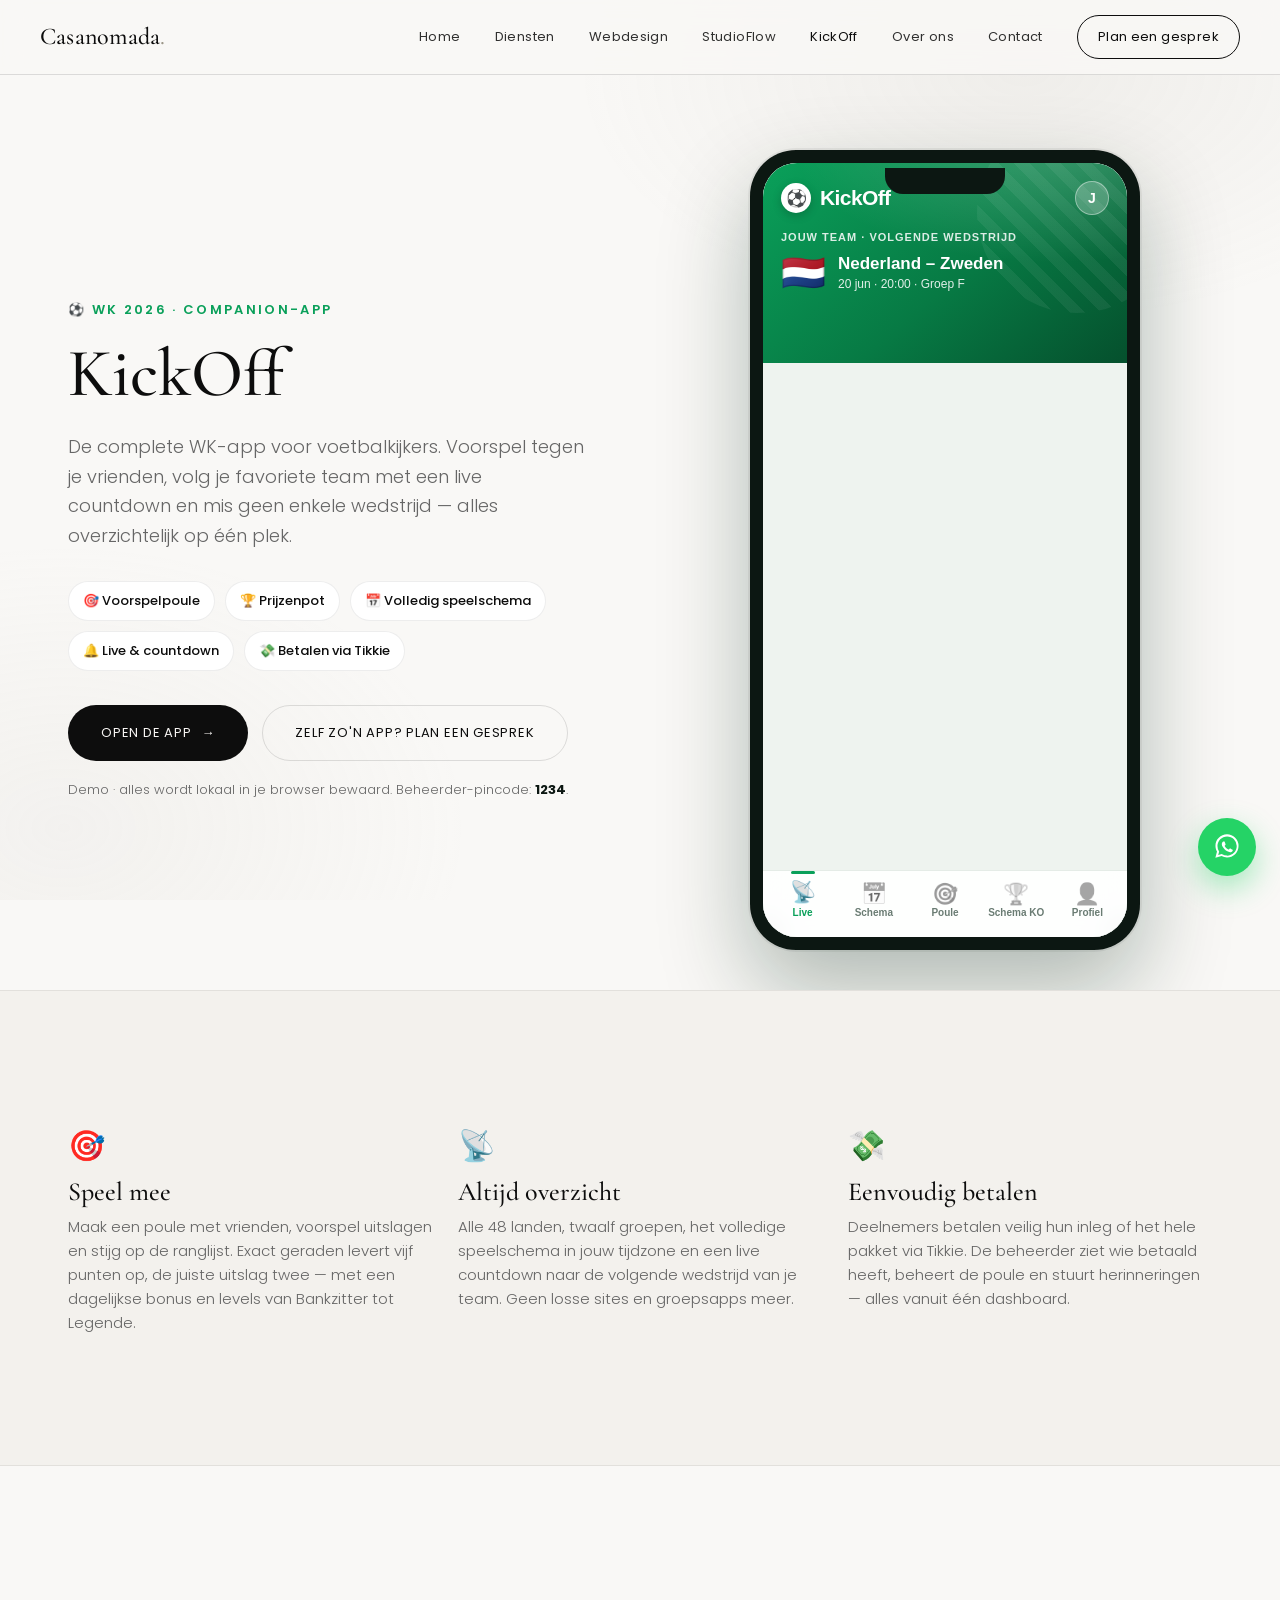
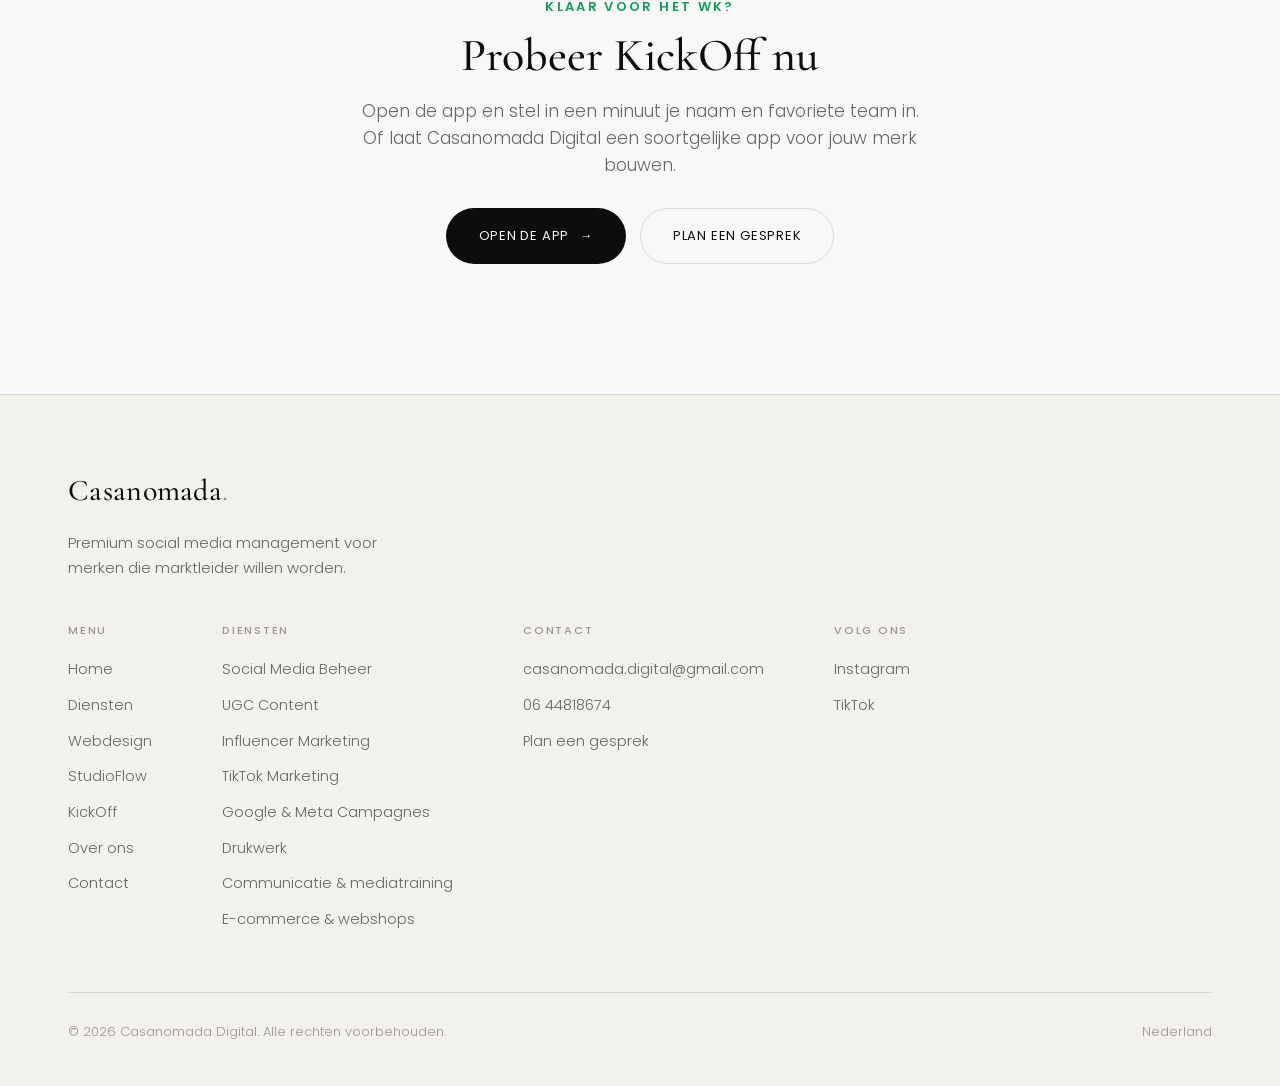
<file: kickoff.html>
<!DOCTYPE html>
<html lang="nl">
<head>
<!-- Google tag (gtag.js) -->
<script async src="https://www.googletagmanager.com/gtag/js?id=G-N8RGTHWX6J"></script>
<script>
  window.dataLayer = window.dataLayer || [];
  function gtag(){dataLayer.push(arguments);}
  gtag('js', new Date());
  gtag('config', 'G-N8RGTHWX6J');
</script>

<meta charset="UTF-8">
<meta name="viewport" content="width=device-width, initial-scale=1.0">
<title>KickOff — WK 2026 poule-app | Casanomada Digital</title>
<meta name="description" content="KickOff: de complete WK 2026 companion-app. Voorspel tegen vrienden, volg je team, mis geen wedstrijd. Een product van Casanomada Digital.">
<link rel="canonical" href="https://casanomadadigital.com/kickoff.html">
<meta name="robots" content="index, follow">
<meta property="og:type" content="website">
<meta property="og:site_name" content="Casanomada Digital">
<meta property="og:locale" content="nl_NL">
<meta property="og:title" content="KickOff — WK 2026 poule-app | Casanomada Digital">
<meta property="og:description" content="De complete WK 2026 companion-app: voorspel tegen vrienden, volg je team en mis geen wedstrijd.">
<meta property="og:url" content="https://casanomadadigital.com/kickoff.html">
<meta property="og:image" content="https://casanomadadigital.com/img/og-image.png">
<meta property="og:image:width" content="1200">
<meta property="og:image:height" content="630">
<link rel="icon" href="favicon.ico" sizes="16x16 32x32 48x48">
<link rel="icon" href="favicon.svg" type="image/svg+xml">
<link rel="apple-touch-icon" href="apple-touch-icon.png">
<link rel="manifest" href="site.webmanifest">
<link rel="preconnect" href="https://fonts.googleapis.com">
<link rel="preconnect" href="https://fonts.gstatic.com" crossorigin>
<link href="https://fonts.googleapis.com/css2?family=Cormorant+Garamond:ital,wght@0,300;0,400;0,500;0,600;1,300;1,400;1,500&family=Poppins:wght@300;400;500;600&display=swap" rel="stylesheet">
<link rel="stylesheet" href="styles.css">
<style>
  .ko-hero{padding:150px 0 40px;}
  .ko-hero .wrap{display:grid;grid-template-columns:1.05fr 1fr;gap:50px;align-items:center;}
  .ko-eyebrow{font-size:13px;letter-spacing:.18em;text-transform:uppercase;color:var(--accent,#0aa05a);font-weight:600;margin-bottom:18px;}
  .ko-hero h1{font-family:"Cormorant Garamond",serif;font-weight:500;font-size:clamp(40px,6vw,68px);line-height:1.04;margin-bottom:22px;}
  .ko-hero p.lead{font-size:18px;line-height:1.65;color:var(--muted,#5f6b66);max-width:520px;margin-bottom:30px;}
  .ko-feats{display:flex;flex-wrap:wrap;gap:10px;margin-bottom:34px;}
  .ko-feats span{font-size:13px;font-weight:500;padding:8px 14px;border:1px solid var(--line-soft,#e5ece7);border-radius:30px;background:#fff;}
  .ko-cta-row{display:flex;gap:14px;flex-wrap:wrap;}

  /* telefoon-frame */
  .ko-phone-col{display:flex;justify-content:center;}
  .ko-phone{position:relative;width:390px;max-width:100%;height:800px;background:#0c1712;border-radius:46px;padding:13px;box-shadow:0 40px 90px rgba(8,40,24,.30),0 0 0 2px rgba(0,0,0,.06);}
  .ko-phone::before{content:"";position:absolute;top:18px;left:50%;transform:translateX(-50%);width:120px;height:26px;background:#0c1712;border-radius:0 0 18px 18px;z-index:3;}
  .ko-phone iframe{width:100%;height:100%;border:none;border-radius:34px;background:#eef3ef;display:block;}

  .ko-band{background:var(--bg-soft,#f4f7f4);border-top:1px solid var(--line-soft,#e5ece7);border-bottom:1px solid var(--line-soft,#e5ece7);}
  .ko-grid{display:grid;grid-template-columns:repeat(3,1fr);gap:26px;}
  .ko-card h3{font-family:"Cormorant Garamond",serif;font-size:26px;font-weight:500;margin:6px 0 10px;}
  .ko-card p{font-size:15px;line-height:1.6;color:var(--muted,#5f6b66);}
  .ko-card .ico{font-size:30px;}

  .ko-note{font-size:13px;color:var(--muted,#5f6b66);margin-top:18px;}
  .ko-note b{color:var(--ink,#0c1712);}

  @media(max-width:900px){
    .ko-hero .wrap{grid-template-columns:1fr;gap:36px;}
    .ko-hero{padding:120px 0 30px;}
    .ko-grid{grid-template-columns:1fr;}
    .ko-phone{height:740px;}
  }
</style>
</head>
<body>
<div class="glow"></div>

<nav class="nav" id="nav">
  <a href="index.html" class="brand">Casanomada<span class="dot">.</span></a>
  <div class="nav-links" id="navLinks">
    <a href="index.html">Home</a>
    <a href="diensten.html">Diensten</a>
    <a href="webdesign.html">Webdesign</a>
    <a href="studioflow.html">StudioFlow</a>
    <a href="kickoff.html" class="active">KickOff</a>
    <a href="over-ons.html">Over ons</a>
    <a href="contact.html">Contact</a>
    <a href="contact.html" class="nav-cta">Plan een gesprek</a>
  </div>
  <button class="nav-toggle" id="navToggle" aria-label="Menu">
    <svg width="26" height="26" viewBox="0 0 24 24" fill="none" stroke="currentColor" stroke-width="1.6"><line x1="3" y1="7" x2="21" y2="7"/><line x1="3" y1="12" x2="21" y2="12"/><line x1="3" y1="17" x2="21" y2="17"/></svg>
  </button>
</nav>

<header class="ko-hero">
  <div class="wrap">
    <div>
      <div class="ko-eyebrow">⚽ WK 2026 · Companion-app</div>
      <h1>KickOff</h1>
      <p class="lead">De complete WK-app voor voetbalkijkers. Voorspel tegen je vrienden, volg je favoriete team met een live countdown en mis geen enkele wedstrijd — alles overzichtelijk op één plek.</p>
      <div class="ko-feats">
        <span>🎯 Voorspelpoule</span>
        <span>🏆 Prijzenpot</span>
        <span>📅 Volledig speelschema</span>
        <span>🔔 Live & countdown</span>
        <span>💸 Betalen via Tikkie</span>
      </div>
      <div class="ko-cta-row">
        <a href="kickoff-app.html" target="_blank" rel="noopener" class="btn btn-primary">Open de app <span class="arr">→</span></a>
        <a href="contact.html" class="btn btn-ghost">Zelf zo'n app? Plan een gesprek</a>
      </div>
      <p class="ko-note">Demo · alles wordt lokaal in je browser bewaard. Beheerder-pincode: <b>1234</b>.</p>
    </div>
    <div class="ko-phone-col">
      <div class="ko-phone">
        <iframe src="kickoff-app.html" title="KickOff WK 2026 app" loading="lazy"></iframe>
      </div>
    </div>
  </div>
</header>

<section class="section ko-band">
  <div class="wrap">
    <div class="ko-grid">
      <div class="ko-card"><div class="ico">🎯</div><h3>Speel mee</h3><p>Maak een poule met vrienden, voorspel uitslagen en stijg op de ranglijst. Exact geraden levert vijf punten op, de juiste uitslag twee — met een dagelijkse bonus en levels van Bankzitter tot Legende.</p></div>
      <div class="ko-card"><div class="ico">📡</div><h3>Altijd overzicht</h3><p>Alle 48 landen, twaalf groepen, het volledige speelschema in jouw tijdzone en een live countdown naar de volgende wedstrijd van je team. Geen losse sites en groepsapps meer.</p></div>
      <div class="ko-card"><div class="ico">💸</div><h3>Eenvoudig betalen</h3><p>Deelnemers betalen veilig hun inleg of het hele pakket via Tikkie. De beheerder ziet wie betaald heeft, beheert de poule en stuurt herinneringen — alles vanuit één dashboard.</p></div>
    </div>
  </div>
</section>

<section class="section" style="text-align:center;">
  <div class="wrap">
    <div class="ko-eyebrow" style="margin-bottom:14px;">Klaar voor het WK?</div>
    <h2 style="font-family:'Cormorant Garamond',serif;font-weight:500;font-size:clamp(30px,5vw,46px);margin-bottom:18px;">Probeer KickOff nu</h2>
    <p style="font-size:17px;color:var(--muted,#5f6b66);max-width:560px;margin:0 auto 28px;line-height:1.6;">Open de app en stel in een minuut je naam en favoriete team in. Of laat Casanomada Digital een soortgelijke app voor jouw merk bouwen.</p>
    <div style="display:flex;gap:14px;justify-content:center;flex-wrap:wrap;">
      <a href="kickoff-app.html" target="_blank" rel="noopener" class="btn btn-primary">Open de app <span class="arr">→</span></a>
      <a href="contact.html" class="btn btn-ghost">Plan een gesprek</a>
    </div>
  </div>
</section>

<footer class="footer">
  <div class="wrap">
    <div class="footer-top">
      <div>
        <div class="brand">Casanomada<span class="dot">.</span></div>
        <p class="tag">Premium social media management voor merken die marktleider willen worden.</p>
      </div>
      <div class="footer-cols">
        <div class="footer-col"><h5>Menu</h5><a href="index.html">Home</a><a href="diensten.html">Diensten</a><a href="webdesign.html">Webdesign</a><a href="studioflow.html">StudioFlow</a><a href="kickoff.html">KickOff</a><a href="over-ons.html">Over ons</a><a href="contact.html">Contact</a></div>
        <div class="footer-col"><h5>Diensten</h5><a href="diensten.html">Social Media Beheer</a><a href="diensten.html">UGC Content</a><a href="diensten.html">Influencer Marketing</a><a href="diensten.html">TikTok Marketing</a><a href="diensten.html">Google &amp; Meta Campagnes</a><a href="diensten.html">Drukwerk</a><a href="diensten.html">Communicatie &amp; mediatraining</a><a href="diensten.html">E-commerce &amp; webshops</a></div>
        <div class="footer-col"><h5>Contact</h5><a href="mailto:casanomada.digital@gmail.com">casanomada.digital@gmail.com</a><a href="tel:+31644818674">06 44818674</a><a href="contact.html">Plan een gesprek</a></div>
        <div class="footer-col"><h5>Volg ons</h5><a href="https://www.instagram.com/casanomada.digital/" target="_blank" rel="noopener">Instagram</a><a href="https://www.tiktok.com/@casanomada.digital" target="_blank" rel="noopener">TikTok</a></div>
      </div>
    </div>
    <div class="footer-bottom">
      <span>© 2026 Casanomada Digital. Alle rechten voorbehouden.</span>
      <span>Nederland</span>
    </div>
  </div>
</footer>

<script src="script.js"></script>
</body>
</html>
</file>
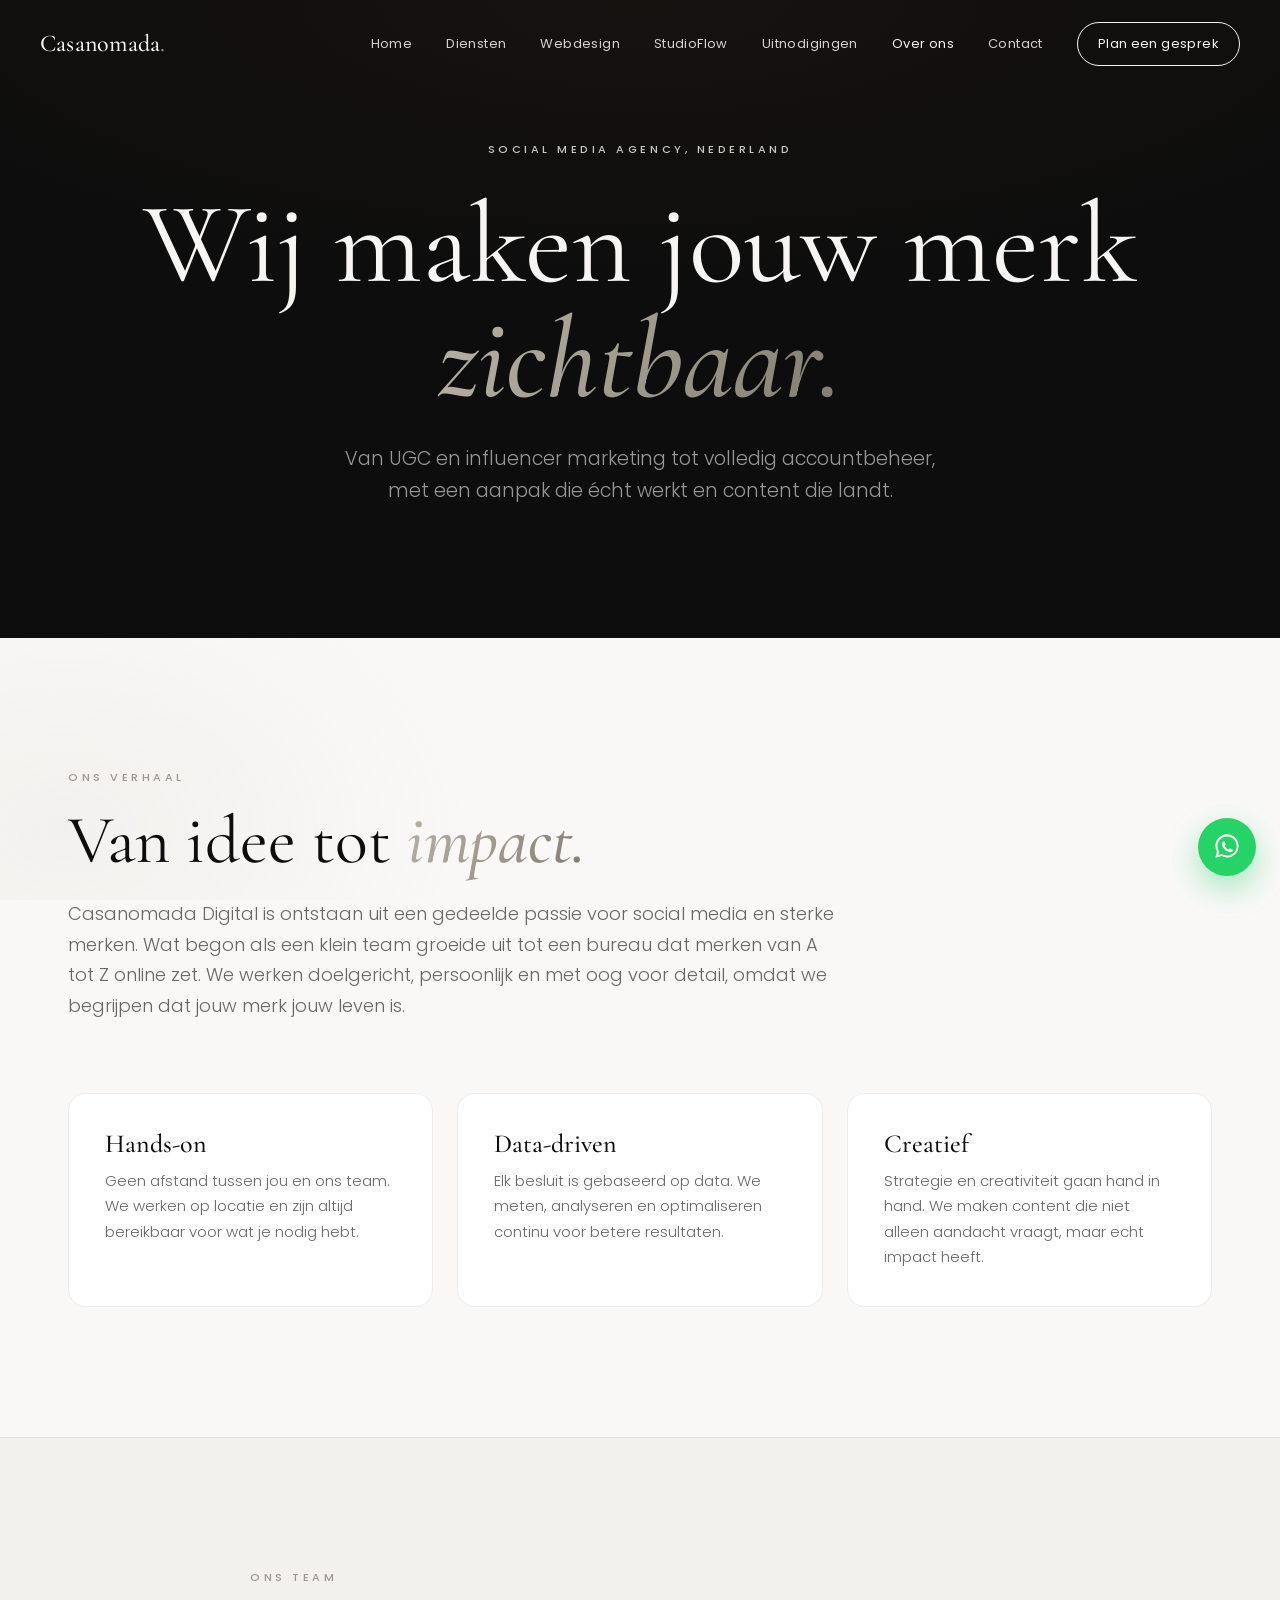
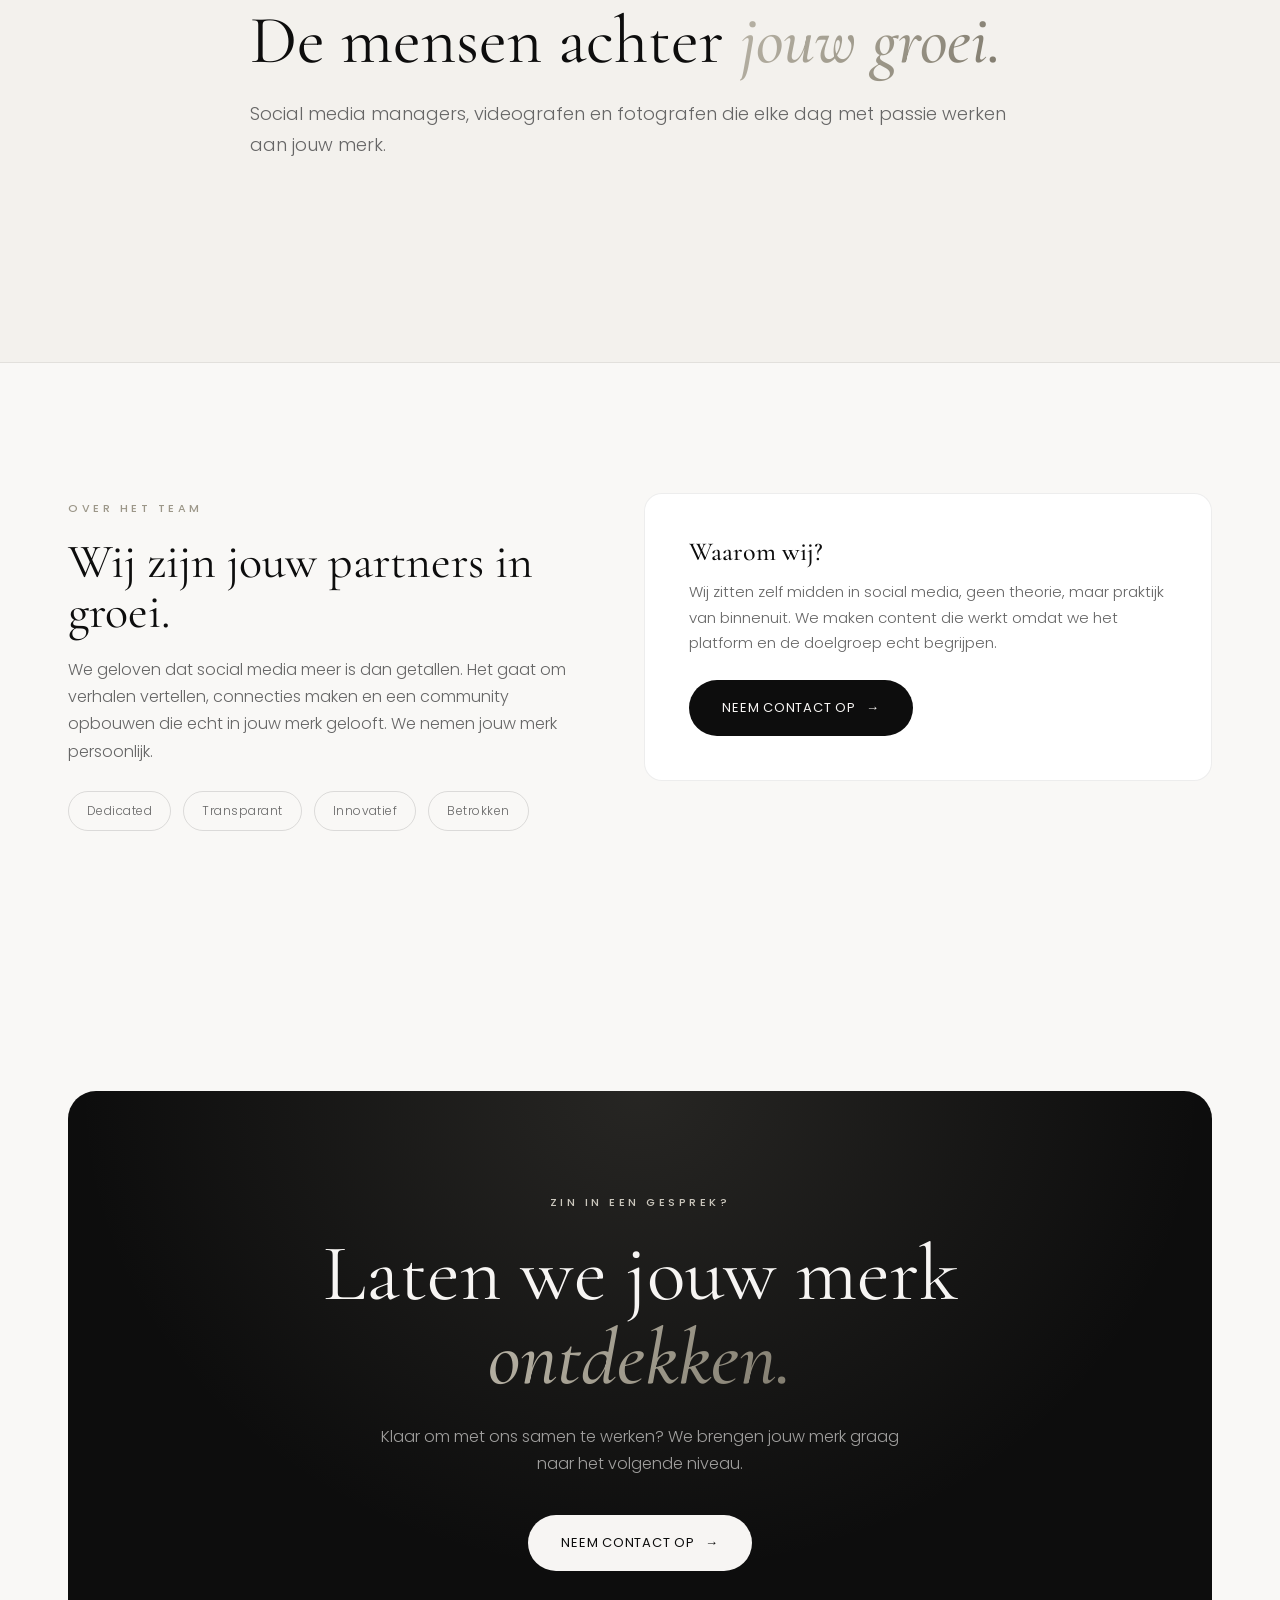
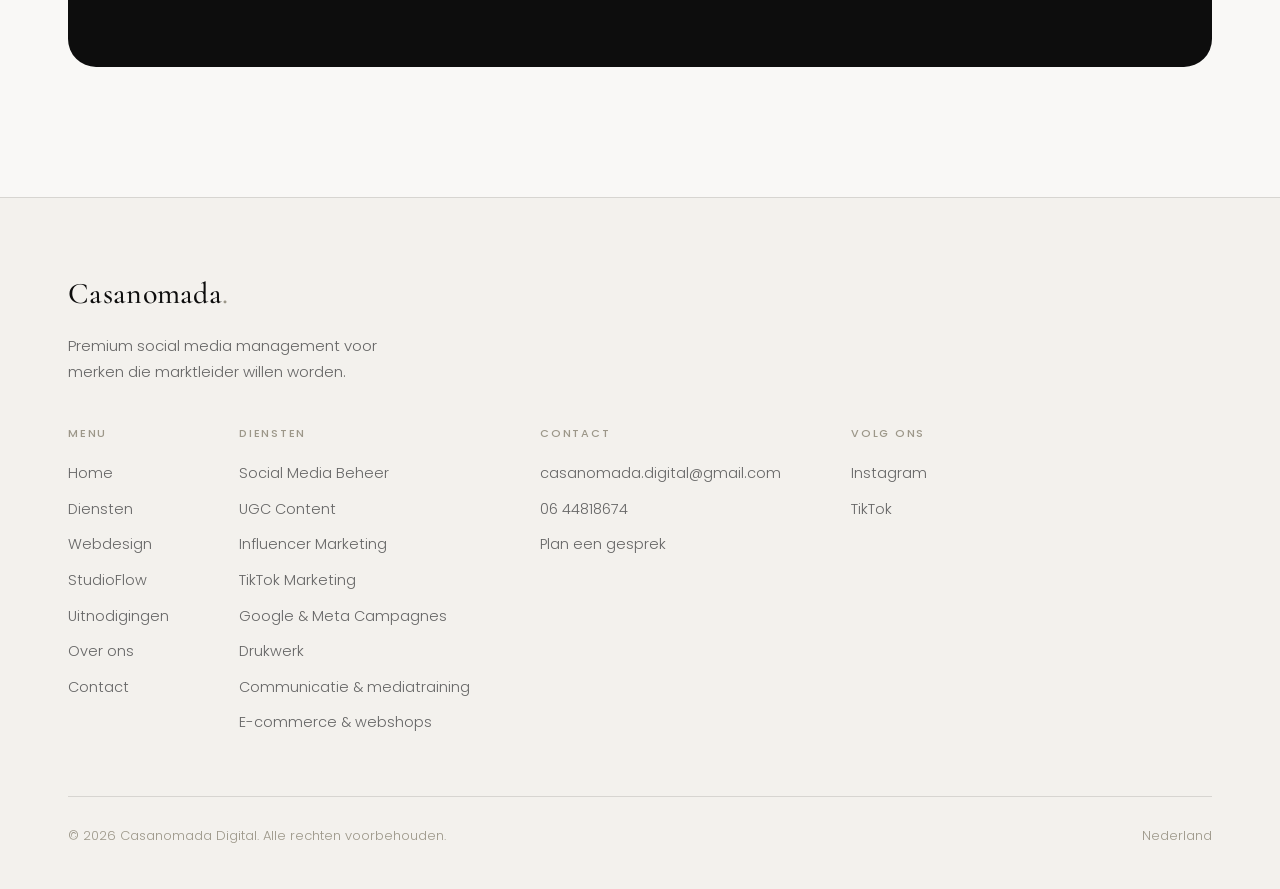
<file: over-ons.html>
<!DOCTYPE html>
<html lang="nl">
<head>
<!-- Google tag (gtag.js) -->
<script async src="https://www.googletagmanager.com/gtag/js?id=G-N8RGTHWX6J"></script>
<script>
  window.dataLayer = window.dataLayer || [];
  function gtag(){dataLayer.push(arguments);}
  gtag('js', new Date());
  gtag('config', 'G-N8RGTHWX6J');
</script>

<meta charset="UTF-8">
<meta name="viewport" content="width=device-width, initial-scale=1.0">
<title>Over ons | Social Media Agency Nederland | Casanomada Digital</title>
<meta name="description" content="Casanomada Digital is een social media agency en webdesign studio uit Nederland. Wij maken merken zichtbaar met content die werkt en websites die verkopen.">
<link rel="canonical" href="https://casanomadadigital.com/over-ons.html">
<meta name="robots" content="index, follow">
<meta property="og:type" content="website">
<meta property="og:site_name" content="Casanomada Digital">
<meta property="og:locale" content="nl_NL">
<meta property="og:title" content="Over ons | Social Media Agency Nederland | Casanomada Digital">
<meta property="og:description" content="Casanomada Digital is een social media agency en webdesign studio uit Nederland. Wij maken merken zichtbaar met content die werkt en websites die verkopen.">
<meta property="og:url" content="https://casanomadadigital.com/over-ons.html">
<meta property="og:image" content="https://casanomadadigital.com/img/og-image.png">
<meta property="og:image:width" content="1200">
<meta property="og:image:height" content="630">
<meta name="twitter:card" content="summary_large_image">
<meta name="twitter:title" content="Over ons | Social Media Agency Nederland | Casanomada Digital">
<meta name="twitter:description" content="Casanomada Digital is een social media agency en webdesign studio uit Nederland. Wij maken merken zichtbaar met content die werkt en websites die verkopen.">
<meta name="twitter:image" content="https://casanomadadigital.com/img/og-image.png">
<link rel="icon" href="favicon.ico" sizes="16x16 32x32 48x48">
<link rel="icon" href="favicon.svg" type="image/svg+xml">
<link rel="apple-touch-icon" href="apple-touch-icon.png">
<link rel="manifest" href="site.webmanifest">
<link rel="preconnect" href="https://fonts.googleapis.com">
<link rel="preconnect" href="https://fonts.gstatic.com" crossorigin>
<link href="https://fonts.googleapis.com/css2?family=Cormorant+Garamond:ital,wght@0,300;0,400;0,500;0,600;1,300;1,400;1,500&family=Poppins:wght@300;400;500;600&display=swap" rel="stylesheet">
<link rel="stylesheet" href="styles.css">
</head>
<body>
<div class="glow"></div>

<nav class="nav" id="nav">
  <a href="index.html" class="brand">Casanomada<span class="dot">.</span></a>
  <div class="nav-links" id="navLinks">
    <a href="index.html">Home</a>
    <a href="diensten.html">Diensten</a>
    <a href="webdesign.html">Webdesign</a>
    <a href="studioflow.html">StudioFlow</a>
    <a href="uitnodigingen.html">Uitnodigingen</a>
    <a href="over-ons.html" class="active">Over ons</a>
    <a href="contact.html">Contact</a>
    <a href="contact.html" class="nav-cta">Plan een gesprek</a>
  </div>
  <button class="nav-toggle" id="navToggle" aria-label="Menu">
    <svg width="26" height="26" viewBox="0 0 24 24" fill="none" stroke="currentColor" stroke-width="1.6"><line x1="3" y1="7" x2="21" y2="7"/><line x1="3" y1="12" x2="21" y2="12"/><line x1="3" y1="17" x2="21" y2="17"/></svg>
  </button>
</nav>

<!-- HERO -->
<header class="hero" style="min-height:70vh">
  <span class="eyebrow">Social Media Agency, Nederland</span>
  <h1>Wij maken jouw merk<br><span class="accent">zichtbaar.</span></h1>
  <p>Van UGC en influencer marketing tot volledig accountbeheer, met een aanpak die écht werkt en content die landt.</p>
</header>

<!-- STORY -->
<section class="section">
  <div class="wrap">
    <div class="head left reveal">
      <span class="eyebrow">Ons verhaal</span>
      <h2>Van idee tot <span class="accent">impact.</span></h2>
      <p>Casanomada Digital is ontstaan uit een gedeelde passie voor social media en sterke merken. Wat begon als een klein team groeide uit tot een bureau dat merken van A tot Z online zet. We werken doelgericht, persoonlijk en met oog voor detail, omdat we begrijpen dat jouw merk jouw leven is.</p>
    </div>
    <div class="grid-3">
      <div class="value card reveal"><h3>Hands-on</h3><p>Geen afstand tussen jou en ons team. We werken op locatie en zijn altijd bereikbaar voor wat je nodig hebt.</p></div>
      <div class="value card reveal"><h3>Data-driven</h3><p>Elk besluit is gebaseerd op data. We meten, analyseren en optimaliseren continu voor betere resultaten.</p></div>
      <div class="value card reveal"><h3>Creatief</h3><p>Strategie en creativiteit gaan hand in hand. We maken content die niet alleen aandacht vraagt, maar echt impact heeft.</p></div>
    </div>
  </div>
</section>

<!-- TEAM -->
<section class="section" style="background:var(--bg-soft);border-top:1px solid var(--line-soft);border-bottom:1px solid var(--line-soft);">
  <div class="wrap">
    <div class="head reveal">
      <span class="eyebrow">Ons team</span>
      <h2>De mensen achter <span class="accent">jouw groei.</span></h2>
      <p>Social media managers, videografen en fotografen die elke dag met passie werken aan jouw merk.</p>
    </div>
  </div>
</section>

<!-- VALUES -->
<section class="section">
  <div class="wrap">
    <div class="contact-grid">
      <div class="reveal">
        <span class="eyebrow">Over het team</span>
        <h2 style="font-size:clamp(30px,4.5vw,48px);margin:18px 0 18px">Wij zijn jouw partners in groei.</h2>
        <p style="color:var(--muted);margin-bottom:26px">We geloven dat social media meer is dan getallen. Het gaat om verhalen vertellen, connecties maken en een community opbouwen die echt in jouw merk gelooft. We nemen jouw merk persoonlijk.</p>
        <div class="chips">
          <span class="chip">Dedicated</span><span class="chip">Transparant</span><span class="chip">Innovatief</span><span class="chip">Betrokken</span>
        </div>
      </div>
      <div class="card reveal" style="padding:44px">
        <h3 style="font-family:var(--serif);font-size:26px;margin-bottom:14px">Waarom wij?</h3>
        <p style="color:var(--muted);margin-bottom:24px">Wij zitten zelf midden in social media, geen theorie, maar praktijk van binnenuit. We maken content die werkt omdat we het platform en de doelgroep echt begrijpen.</p>
        <a href="contact.html" class="btn btn-primary">Neem contact op <span class="arr">→</span></a>
      </div>
    </div>
  </div>
</section>

<!-- CTA -->
<section class="section">
  <div class="wrap">
    <div class="cta reveal">
      <span class="eyebrow">Zin in een gesprek?</span>
      <h2 style="margin-top:18px">Laten we jouw merk<br><span class="accent">ontdekken.</span></h2>
      <p>Klaar om met ons samen te werken? We brengen jouw merk graag naar het volgende niveau.</p>
      <a href="contact.html" class="btn btn-primary">Neem contact op <span class="arr">→</span></a>
    </div>
  </div>
</section>

<footer class="footer">
  <div class="wrap">
    <div class="footer-top">
      <div>
        <div class="brand">Casanomada<span class="dot">.</span></div>
        <p class="tag">Premium social media management voor merken die marktleider willen worden.</p>
      </div>
      <div class="footer-cols">
        <div class="footer-col"><h5>Menu</h5><a href="index.html">Home</a><a href="diensten.html">Diensten</a><a href="webdesign.html">Webdesign</a><a href="studioflow.html">StudioFlow</a><a href="uitnodigingen.html">Uitnodigingen</a><a href="over-ons.html">Over ons</a><a href="contact.html">Contact</a></div>
        <div class="footer-col"><h5>Diensten</h5><a href="diensten.html">Social Media Beheer</a><a href="diensten.html">UGC Content</a><a href="diensten.html">Influencer Marketing</a><a href="diensten.html">TikTok Marketing</a><a href="diensten.html">Google &amp; Meta Campagnes</a><a href="diensten.html">Drukwerk</a><a href="diensten.html">Communicatie &amp; mediatraining</a><a href="diensten.html">E-commerce &amp; webshops</a></div>
        <div class="footer-col"><h5>Contact</h5><a href="mailto:casanomada.digital@gmail.com">casanomada.digital@gmail.com</a><a href="tel:+31644818674">06 44818674</a><a href="contact.html">Plan een gesprek</a></div>
        <div class="footer-col"><h5>Volg ons</h5><a href="https://www.instagram.com/casanomada.digital/" target="_blank" rel="noopener">Instagram</a><a href="https://www.tiktok.com/@casanomada.digital" target="_blank" rel="noopener">TikTok</a></div>
      </div>
    </div>
    <div class="footer-bottom">
      <span>© 2026 Casanomada Digital. Alle rechten voorbehouden.</span>
      <span>Nederland</span>
    </div>
  </div>
</footer>

<script src="script.js"></script>
</body>
</html>
</file>
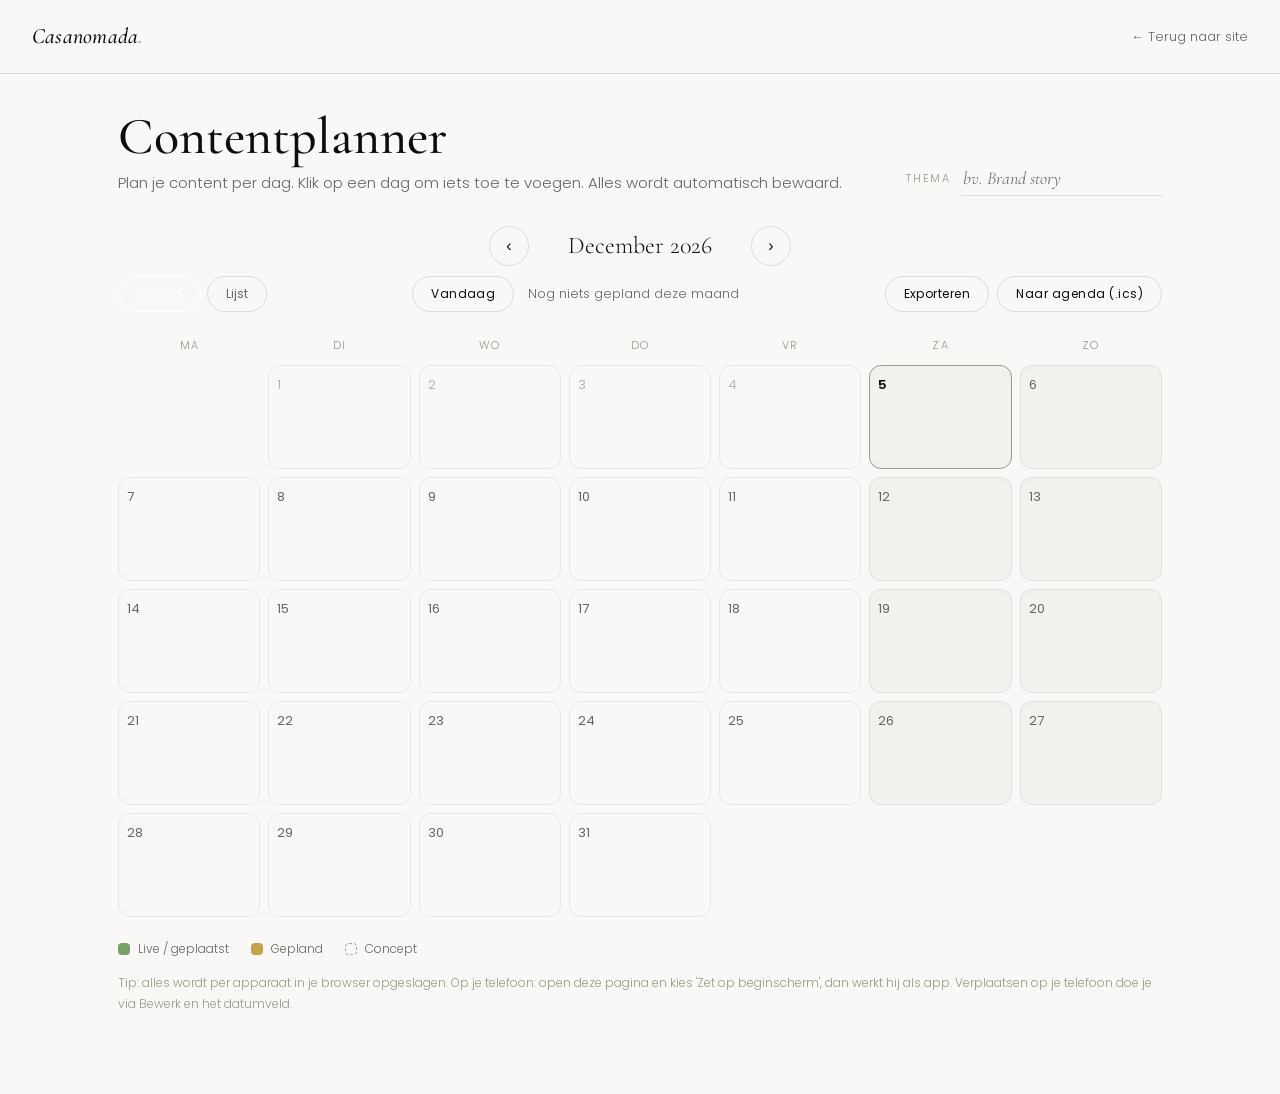
<file: planner.html>
<!DOCTYPE html>
<html lang="nl">
<head>
<!-- Google tag (gtag.js) -->
<script async src="https://www.googletagmanager.com/gtag/js?id=G-N8RGTHWX6J"></script>
<script>
  window.dataLayer = window.dataLayer || [];
  function gtag(){dataLayer.push(arguments);}
  gtag('js', new Date());
  gtag('config', 'G-N8RGTHWX6J');
</script>

<meta charset="UTF-8">
<meta name="viewport" content="width=device-width, initial-scale=1.0">
<meta name="theme-color" content="#f9f8f6">
<meta name="apple-mobile-web-app-capable" content="yes">
<meta name="apple-mobile-web-app-status-bar-style" content="default">
<meta name="apple-mobile-web-app-title" content="Planner">
<link rel="icon" href="favicon.ico" sizes="16x16 32x32 48x48">
<link rel="icon" href="favicon.svg" type="image/svg+xml">
<link rel="apple-touch-icon" href="apple-touch-icon.png">
<link rel="manifest" href="site.webmanifest">
<title>Contentplanner, Casanomada Digital</title>
<link rel="preconnect" href="https://fonts.googleapis.com">
<link rel="preconnect" href="https://fonts.gstatic.com" crossorigin>
<link href="https://fonts.googleapis.com/css2?family=Cormorant+Garamond:ital,wght@0,400;0,500;0,600;1,400;1,500&family=Poppins:wght@300;400;500;600&display=swap" rel="stylesheet">
<link rel="stylesheet" href="styles.css">
<style>
body{ min-height:100vh; }
.pl-wrap{ max-width:1100px; margin:0 auto; padding:110px 28px 80px; }
.pl-bar{ position:fixed; top:0; left:0; right:0; z-index:100; display:flex; align-items:center; justify-content:space-between; padding:18px 32px; background:rgba(249,248,246,.85); backdrop-filter:blur(12px); border-bottom:1px solid var(--line); }
.pl-bar .brand{ font-family:var(--serif); font-style:italic; font-size:22px; }
.pl-bar a.back{ font-size:13px; color:var(--muted); }
.pl-bar a.back:hover{ color:var(--ink); }
.pl-head{ display:flex; justify-content:space-between; align-items:flex-end; gap:24px; flex-wrap:wrap; margin-bottom:30px; }
.pl-head h1{ font-family:var(--serif); font-weight:500; font-size:clamp(34px,5vw,52px); }
.pl-head p{ color:var(--muted); font-weight:300; font-size:15px; margin-top:6px; }
.pl-nav{ display:flex; align-items:center; gap:16px; }
.pl-nav button{ width:40px; height:40px; border-radius:50%; border:1px solid var(--line); background:var(--white); cursor:pointer; font-size:16px; color:var(--ink); transition:background .2s,border-color .2s; }
.pl-nav button:hover{ border-color:var(--ink); background:var(--bg-soft); }
.pl-nav .pl-month{ font-family:var(--serif); font-size:24px; min-width:190px; text-align:center; }
.pl-theme{ display:flex; align-items:center; gap:10px; }
.pl-theme label{ font-size:11px; letter-spacing:.16em; text-transform:uppercase; color:var(--muted-2); }
.pl-theme input{ border:0; border-bottom:1px solid var(--line); background:transparent; padding:6px 2px; font-family:var(--serif); font-style:italic; font-size:18px; color:var(--ink); min-width:160px; }
.pl-theme input:focus{ outline:none; border-color:var(--taupe); }

.pl-today-btn{ border:1px solid var(--line); background:var(--white); color:var(--ink); font-family:var(--sans); font-size:12px; letter-spacing:.04em; padding:8px 18px; border-radius:100px; cursor:pointer; transition:background .2s,border-color .2s; }
.pl-today-btn:hover{ border-color:var(--ink); background:var(--bg-soft); }
.pl-summary{ font-size:13px; color:var(--muted); margin-left:14px; }
.pl-toolbar{ display:flex; align-items:center; justify-content:space-between; gap:14px; margin-bottom:24px; flex-wrap:wrap; }
.pl-views{ display:flex; gap:6px; }
.pl-view{ border:1px solid var(--line); background:var(--white); color:var(--muted); font-family:var(--sans); font-size:12px; padding:8px 18px; border-radius:100px; cursor:pointer; transition:background .2s,color .2s,border-color .2s; }
.pl-view.on{ background:var(--ink); color:#fff; border-color:var(--ink); }
.pl-list{ flex-direction:column; gap:12px; }
.pl-listday{ border:1px solid var(--line-soft); border-radius:14px; background:var(--white); padding:16px 18px; }
.pl-listday h4{ font-family:var(--serif); font-weight:500; font-size:19px; margin-bottom:12px; }
.pl-listday .pl-item:last-child{ margin-bottom:0; }
.pl-listday .pl-item{ margin-bottom:8px; }
@media(max-width:640px){ .pl-toolbar{ justify-content:center; } .pl-center{ order:3; width:100%; text-align:center; } }
.pl-form .row{ flex-wrap:wrap; }
.pl-form #fTime{ flex:0 0 130px; }
@media(max-width:640px){ .pl-form #fTime{ flex:1 1 100%; } }
.pl-week{ display:grid; grid-template-columns:repeat(7,1fr); gap:8px; text-align:center; font-size:11px; letter-spacing:.1em; text-transform:uppercase; color:var(--muted-2); margin-bottom:10px; }
.pl-grid{ display:grid; grid-template-columns:repeat(7,1fr); gap:8px; }
.pl-cell{ min-height:104px; border:1px solid var(--line-soft); border-radius:12px; background:var(--white); padding:8px; cursor:pointer; transition:border-color .2s, box-shadow .2s, transform .2s; display:flex; flex-direction:column; gap:4px; }
.pl-cell:hover{ border-color:var(--line); box-shadow:0 12px 30px rgba(13,13,13,.06); transform:translateY(-2px); }
.pl-cell.empty{ background:transparent; border-color:transparent; cursor:default; }
.pl-cell.empty:hover{ box-shadow:none; transform:none; }
.pl-cell.today{ border-color:var(--taupe); }
.pl-cell.drop{ border-color:var(--taupe); background:var(--bg-soft); box-shadow:0 0 0 2px rgba(201,162,122,.25) inset; }
.pl-cell .dnum{ font-size:13px; color:var(--muted); font-weight:400; }
.pl-cell.today .dnum{ color:var(--ink); font-weight:600; }
.pl-chip{ font-size:10.5px; padding:3px 7px; border-radius:6px; background:var(--bg-soft); border-left:3px solid var(--taupe); color:var(--ink); white-space:nowrap; overflow:hidden; text-overflow:ellipsis; cursor:grab; }
.pl-chip:active{ cursor:grabbing; }
.pl-chip.live{ border-left-color:#7aa06a; }
.pl-chip.gepland{ border-left-color:#c8a24a; }
.pl-chip.concept{ border-left-color:#b0a99c; background:transparent; border:1px dashed var(--line); border-left:3px dashed #b0a99c; }
.pl-legend{ display:flex; gap:22px; margin-top:22px; font-size:12px; color:var(--muted); flex-wrap:wrap; }
.pl-legend span{ display:flex; align-items:center; gap:8px; }
.pl-legend i{ width:12px; height:12px; border-radius:4px; }
.pl-legend .c-live{ background:#7aa06a; }
.pl-legend .c-gepland{ background:#c8a24a; }
.pl-legend .c-concept{ border:1px dashed #b0a99c; }
.pl-hint{ margin-top:14px; font-size:12px; color:var(--muted-2); }

.pl-filter{ display:flex; gap:8px; flex-wrap:wrap; margin:-4px 0 18px; }
.pl-fchip{ display:inline-flex; align-items:center; gap:7px; border:1px solid var(--line); background:var(--white); color:var(--muted); border-radius:100px; padding:6px 14px; font-family:var(--sans); font-size:12px; cursor:pointer; transition:border-color .2s,color .2s,background .2s; }
.pl-fchip i{ width:9px; height:9px; border-radius:50%; flex:0 0 auto; }
.pl-fchip.on{ border-color:var(--ink); color:var(--ink); background:var(--bg-soft); font-weight:500; }
.pl-cell.wkend{ background:var(--bg-soft); }
.pl-cell.past .dnum{ opacity:.45; }
.it-client{ font-size:10px; padding:2px 9px; border-radius:100px; color:#fff; white-space:nowrap; flex:0 0 auto; }

/* modal */
.pl-modal{ position:fixed; inset:0; z-index:200; background:rgba(13,13,13,.45); display:none; justify-content:center; align-items:flex-start; overflow-y:auto; padding:40px 20px; }
.pl-modal.open{ display:flex; }
.pl-card{ background:var(--white); border-radius:18px; width:100%; max-width:440px; padding:30px; margin:auto; box-shadow:0 30px 80px rgba(13,13,13,.3); }
.pl-card h3{ font-family:var(--serif); font-weight:500; font-size:26px; }
.pl-card .sub{ color:var(--muted); font-size:13px; margin-top:2px; margin-bottom:20px; }
.pl-items{ display:flex; flex-direction:column; gap:8px; margin-bottom:20px; }
.pl-item{ display:flex; align-items:center; gap:10px; padding:10px 12px; border:1px solid var(--line-soft); border-radius:10px; }
.pl-item .it-dot{ width:10px; height:10px; border-radius:50%; flex:0 0 auto; }
.pl-item b{ font-size:13px; font-weight:500; }
.pl-item span{ font-size:12px; color:var(--muted); }
.pl-item .it-txt{ flex:1; min-width:0; }
.pl-item .it-note{ display:block; font-size:11.5px; color:var(--muted); }
.it-acts{ display:flex; gap:6px; align-items:center; flex:0 0 auto; }
.it-act{ font-size:10px; border:1px solid var(--line); background:var(--bg); color:var(--muted); border-radius:6px; padding:5px 8px; cursor:pointer; white-space:nowrap; transition:border-color .2s,color .2s; }
.it-act:hover{ border-color:var(--ink); color:var(--ink); }
.it-act.s-live{ border-color:#7aa06a; color:#5d8a4e; }
.it-act.s-gepland{ border-color:#c8a24a; color:#a07f2e; }
.it-act.s-concept{ border-style:dashed; }
.pl-item .del{ background:none; border:0; color:var(--muted-2); cursor:pointer; font-size:18px; line-height:1; padding:4px; }
.pl-item .del:hover{ color:#c0392b; }
.pl-empty-note{ color:var(--muted-2); font-size:13px; font-style:italic; margin-bottom:18px; }
.pl-form{ display:flex; flex-direction:column; gap:12px; border-top:1px solid var(--line); padding-top:18px; }
.pl-form .row{ display:flex; gap:10px; }
.pl-form select, .pl-form input{ width:100%; border:1px solid var(--line); border-radius:9px; padding:11px 12px; font-family:var(--sans); font-size:14px; font-weight:300; color:var(--ink); background:var(--bg); }
.pl-form select:focus, .pl-form input:focus{ outline:none; border-color:var(--taupe); }
.pl-form .add{ background:var(--ink); color:#fff; border:0; border-radius:9px; padding:13px; font-size:13px; letter-spacing:.04em; cursor:pointer; transition:background .25s; }
.pl-form .add:hover{ background:var(--ink-2); }
.pl-close{ position:absolute; }
.pl-card .close-x{ float:right; background:none; border:0; font-size:24px; line-height:1; color:var(--muted); cursor:pointer; margin-top:-6px; }
.pl-dots{ display:none; gap:4px; flex-wrap:wrap; margin-top:auto; }
.pl-dot{ width:7px; height:7px; border-radius:50%; background:#c8a24a; }
.pl-dot.live{ background:#7aa06a; }
.pl-dot.gepland{ background:#c8a24a; }
.pl-dot.concept{ background:transparent; border:1px solid #b0a99c; }
@media(max-width:640px){
  .pl-wrap{ padding:96px 16px 60px; }
  .pl-cell{ min-height:60px; padding:7px 6px; }
  .pl-grid{ gap:6px; }
  .pl-week{ font-size:9px; gap:6px; }
  .pl-bar{ padding:14px 18px; }
  .pl-chip{ display:none; }
  .pl-dots{ display:flex; }
  .pl-cell .dnum{ font-size:12px; }
  .pl-head{ gap:14px; }
  .pl-theme input{ min-width:120px; }
  .pl-card{ padding:24px 20px; }
}
*{ -webkit-tap-highlight-color:transparent; }
@media(max-width:640px){
  .pl-form select, .pl-form input{ font-size:16px; padding:13px 12px; }
  .pl-modal{ padding:0; align-items:flex-end; }
  .pl-card{ max-width:none; border-radius:18px 18px 0 0; padding:22px 18px calc(22px + env(safe-area-inset-bottom)); max-height:88vh; overflow-y:auto; }
  .pl-view, .pl-today-btn{ padding:10px 16px; }
  .pl-summary{ display:block; width:100%; text-align:center; margin:8px 0 0; }
  .pl-nav .pl-month{ font-size:20px; min-width:150px; }
  .pl-fchip{ padding:9px 15px; }
  .it-act{ padding:8px 10px; font-size:11px; }
  .pl-item{ flex-wrap:wrap; }
  .pl-item .it-txt{ flex:1 1 55%; min-width:140px; }
  .pl-head h1{ font-size:30px; }
  .pl-head p{ font-size:13px; }
}
</style>
</head>
<body>

<div class="pl-bar">
  <a href="index.html" class="brand">Casanomada<span style="color:var(--taupe)">.</span></a>
  <a href="index.html" class="back">&larr; Terug naar site</a>
</div>

<div class="pl-wrap">
  <div class="pl-head">
    <div>
      <h1>Contentplanner</h1>
      <p>Plan je content per dag. Klik op een dag om iets toe te voegen. Alles wordt automatisch bewaard.</p>
    </div>
    <div class="pl-theme">
      <label for="themeInput">Thema</label>
      <input id="themeInput" type="text" placeholder="bv. Brand story">
    </div>
  </div>

  <div class="pl-nav" style="justify-content:center;margin-bottom:10px">
    <button id="prevM" aria-label="Vorige maand">&#8249;</button>
    <div class="pl-month" id="monthLabel">Maand</div>
    <button id="nextM" aria-label="Volgende maand">&#8250;</button>
  </div>
  <div class="pl-toolbar">
    <div class="pl-views">
      <button id="viewMonth" class="pl-view on">Maand</button>
      <button id="viewList" class="pl-view">Lijst</button>
    </div>
    <div class="pl-center"><button id="todayBtn" class="pl-today-btn">Vandaag</button><span id="plSummary" class="pl-summary"></span></div>
    <div style="display:flex;gap:8px"><button id="exportBtn" class="pl-today-btn">Exporteren</button><button id="icsBtn" class="pl-today-btn">Naar agenda (.ics)</button></div>
  </div>

  <div class="pl-filter" id="clientFilter" style="display:none"></div>

  <div class="pl-week"><span>Ma</span><span>Di</span><span>Wo</span><span>Do</span><span>Vr</span><span>Za</span><span>Zo</span></div>
  <div class="pl-grid" id="plGrid"></div>
  <div class="pl-list" id="plList" style="display:none"></div>

  <div class="pl-legend">
    <span><i class="c-live"></i> Live / geplaatst</span>
    <span><i class="c-gepland"></i> Gepland</span>
    <span><i class="c-concept"></i> Concept</span>
  </div>
  <p class="pl-hint">Tip: alles wordt per apparaat in je browser opgeslagen. Op je telefoon: open deze pagina en kies 'Zet op beginscherm', dan werkt hij als app. Verplaatsen op je telefoon doe je via Bewerk en het datumveld.</p>
</div>

<!-- DAG MODAL -->
<div class="pl-modal" id="dayModal">
  <div class="pl-card">
    <button class="close-x" id="closeModal" aria-label="Sluiten">&times;</button>
    <h3 id="modalDate">Dag</h3>
    <div class="sub">Voeg content toe of beheer wat er gepland staat.</div>
    <div class="pl-items" id="dayItems"></div>
    <form class="pl-form" id="addForm">
      <div class="row">
        <select id="fType">
          <option value="Post">Post</option>
          <option value="Reel">Reel</option>
          <option value="Story">Story</option>
          <option value="Carrousel">Carrousel</option>
          <option value="TikTok">TikTok</option>
          <option value="Blog">Blog</option>
        </select>
        <select id="fStatus">
          <option value="gepland">Gepland</option>
          <option value="live">Live</option>
          <option value="concept">Concept</option>
        </select>
      </div>
      <div class="row">
        <input id="fClient" list="clientList" placeholder="Klant of merk (optioneel)">
        <datalist id="clientList"></datalist>
      </div>
      <div class="row">
        <input id="fDate" type="date" aria-label="Datum">
        <input id="fTime" type="time" aria-label="Tijd">
      </div>
      <div class="row">
        <input id="fNote" type="text" placeholder="Notitie (optioneel), bv. onderwerp of caption">
      </div>
      <div class="row">
        <select id="fRepeat" aria-label="Herhalen">
          <option value="1">Eenmalig</option>
          <option value="4">Wekelijks · 4 weken</option>
          <option value="8">Wekelijks · 8 weken</option>
          <option value="12">Wekelijks · 12 weken</option>
        </select>
      </div>
      <button type="submit" class="add" id="submitBtn">Toevoegen</button>
    </form>
  </div>
</div>

<script>
(function(){
  var KEY='cn_planner_v1', TKEY='cn_planner_theme_v1';
  var store = JSON.parse(localStorage.getItem(KEY) || '{}');
  var themes = JSON.parse(localStorage.getItem(TKEY) || '{}');
  var save = function(){ localStorage.setItem(KEY, JSON.stringify(store)); };
  var saveThemes = function(){ localStorage.setItem(TKEY, JSON.stringify(themes)); };

  var MONTHS = ['Januari','Februari','Maart','April','Mei','Juni','Juli','Augustus','September','Oktober','November','December'];
  var WD=['Zondag','Maandag','Dinsdag','Woensdag','Donderdag','Vrijdag','Zaterdag'];
  var DOTS = { live:'#7aa06a', gepland:'#c8a24a', concept:'#b0a99c' };
  var STLBL={live:'Live',gepland:'Gepland',concept:'Concept'};
  var PALETTE=['#9e8a73','#7aa7e0','#c8506a','#7aa06a','#c8a24a','#8e7cc3','#5fa8a0','#b0779c','#cf8a4e','#6b7fae'];
  function clientColor(name){ var h=0; for(var i=0;i<name.length;i++){ h=(h*31+name.charCodeAt(i))>>>0; } return PALETTE[h%PALETTE.length]; }

  var now = new Date();
  var vy = now.getFullYear(), vm = now.getMonth();
  var view='maand';
  var filterClient='';
  var editing=null;
  var grid = document.getElementById('plGrid');
  var monthLabel = document.getElementById('monthLabel');
  var themeInput = document.getElementById('themeInput');
  var modal = document.getElementById('dayModal');
  var dayItems = document.getElementById('dayItems');
  var modalDate = document.getElementById('modalDate');
  var addForm = document.getElementById('addForm');
  var summary = document.getElementById('plSummary');
  var submitBtn = document.getElementById('submitBtn');
  var activeDate = null;

  function pad(n){ return (n<10?'0':'')+n; }
  function key(y,m,d){ return y+'-'+pad(m+1)+'-'+pad(d); }
  function monthKey(){ return vy+'-'+pad(vm+1); }
  function byTime(a,b){ return (a.time||'99:99').localeCompare(b.time||'99:99'); }
  function match(it){ return !filterClient || (it.client||'')===filterClient; }

  function allClients(){
    var s={};
    Object.keys(store).forEach(function(k){ (store[k]||[]).forEach(function(it){ if(it.client) s[it.client]=1; }); });
    return Object.keys(s).sort(function(a,b){ return a.toLowerCase().localeCompare(b.toLowerCase()); });
  }
  function renderDatalist(){
    var dl=document.getElementById('clientList'); dl.innerHTML='';
    allClients().forEach(function(n){ var o=document.createElement('option'); o.value=n; dl.appendChild(o); });
  }
  function renderFilter(){
    var c=document.getElementById('clientFilter');
    var list=allClients();
    c.innerHTML='';
    if(!list.length){ c.style.display='none'; filterClient=''; return; }
    c.style.display='flex';
    if(filterClient && list.indexOf(filterClient)<0) filterClient='';
    function chipBtn(label, val, color){
      var b=document.createElement('button'); b.type='button';
      b.className='pl-fchip'+((filterClient===val)?' on':'');
      if(color){ var i=document.createElement('i'); i.style.background=color; b.appendChild(i); }
      b.appendChild(document.createTextNode(label));
      b.addEventListener('click', function(){ filterClient=(filterClient===val)?'':val; rerender(); });
      return b;
    }
    c.appendChild(chipBtn('Alle klanten','',null));
    list.forEach(function(n){ c.appendChild(chipBtn(n,n,clientColor(n))); });
  }

  function renderMonth(){
    monthLabel.textContent = MONTHS[vm]+' '+vy;
    themeInput.value = themes[monthKey()] || '';
    grid.innerHTML='';
    var first = new Date(vy, vm, 1);
    var startIdx = (first.getDay()+6)%7;
    var days = new Date(vy, vm+1, 0).getDate();
    var t0 = new Date(now.getFullYear(), now.getMonth(), now.getDate());
    for(var i=0;i<startIdx;i++){ var e=document.createElement('div'); e.className='pl-cell empty'; grid.appendChild(e); }
    for(var d=1; d<=days; d++){
      var c=document.createElement('div'); c.className='pl-cell';
      var k=key(vy,vm,d);
      var dt=new Date(vy,vm,d);
      if(dt.getDay()===0||dt.getDay()===6) c.className+=' wkend';
      if(dt<t0) c.className+=' past';
      if(vy===now.getFullYear() && vm===now.getMonth() && d===now.getDate()) c.className+=' today';
      c.setAttribute('data-date', k);
      var head=document.createElement('div'); head.className='dnum'; head.textContent=d; c.appendChild(head);
      var all = store[k]||[];
      if(all.length>1) all.sort(byTime);
      var vis=[];
      all.forEach(function(it, idx){ if(match(it)) vis.push({it:it, idx:idx}); });
      vis.slice(0,3).forEach(function(v){
        var it=v.it;
        var chip=document.createElement('div'); chip.className='pl-chip '+it.status;
        chip.textContent=(it.time? it.time+' · ':'')+(it.client? it.client+' · ':'')+it.type+(it.note?' · '+it.note:'');
        chip.draggable=true;
        chip.addEventListener('dragstart', function(ev){ ev.stopPropagation(); ev.dataTransfer.setData('text/plain', k+'|'+v.idx); ev.dataTransfer.effectAllowed='move'; });
        c.appendChild(chip);
      });
      if(vis.length>3){ var more=document.createElement('div'); more.className='pl-chip'; more.style.background='transparent'; more.style.borderLeftColor='transparent'; more.style.color='var(--muted-2)'; more.textContent='+'+(vis.length-3)+' meer'; c.appendChild(more); }
      if(vis.length){ var dots=document.createElement('div'); dots.className='pl-dots'; vis.slice(0,6).forEach(function(v){ var dd=document.createElement('i'); dd.className='pl-dot '+v.it.status; dots.appendChild(dd); }); c.appendChild(dots); }
      c.addEventListener('click', function(){ openDay(this.getAttribute('data-date')); });
      c.addEventListener('dragover', function(ev){ ev.preventDefault(); c.classList.add('drop'); });
      c.addEventListener('dragleave', function(){ c.classList.remove('drop'); });
      c.addEventListener('drop', function(ev){ ev.preventDefault(); c.classList.remove('drop');
        var data=ev.dataTransfer.getData('text/plain'); if(!data) return;
        var parts=data.split('|'), sk=parts[0], si=+parts[1], tk=c.getAttribute('data-date');
        if(!tk || sk===tk) return; var arr=store[sk]; if(!arr || !arr[si]) return;
        var moved=arr.splice(si,1)[0]; if(!arr.length) delete store[sk];
        if(!store[tk]) store[tk]=[]; store[tk].push(moved); store[tk].sort(byTime); save(); rerender();
      });
      grid.appendChild(c);
    }
    // samenvatting met statistieken
    var mk = monthKey(), tot=0, st={live:0,gepland:0,concept:0};
    Object.keys(store).forEach(function(kk){
      if(kk.indexOf(mk+'-')===0){ (store[kk]||[]).forEach(function(it){ if(!match(it)) return; tot++; if(st[it.status]!==undefined) st[it.status]++; }); }
    });
    summary.textContent = tot ? (tot+' items · '+st.live+' live · '+st.gepland+' gepland · '+st.concept+' concept') : 'Nog niets gepland deze maand';
  }

  function openDay(k){
    activeDate=k;
    document.getElementById('fDate').value=k;
    var parts=k.split('-');
    modalDate.textContent = parseInt(parts[2],10)+' '+MONTHS[parseInt(parts[1],10)-1]+' '+parts[0];
    cancelEdit();
    renderItems();
    modal.classList.add('open');
  }
  function closeM(){ modal.classList.remove('open'); cancelEdit(); }
  function cancelEdit(){
    editing=null;
    submitBtn.textContent='Toevoegen';
    document.getElementById('fRepeat').disabled=false;
  }
  function rerender(){ renderFilter(); renderDatalist(); renderMonth(); if(view==='lijst') renderList(); if(modal.classList.contains('open')) renderItems(); }

  function startEdit(dk, it){
    if(activeDate!==dk || !modal.classList.contains('open')) openDay(dk);
    editing={dk:dk, it:it};
    document.getElementById('fType').value=it.type||'Post';
    document.getElementById('fStatus').value=it.status||'gepland';
    document.getElementById('fTime').value=it.time||'';
    document.getElementById('fNote').value=it.note||'';
    document.getElementById('fClient').value=it.client||'';
    document.getElementById('fDate').value=dk;
    var rep=document.getElementById('fRepeat'); rep.value='1'; rep.disabled=true;
    submitBtn.textContent='Opslaan';
  }

  function buildRow(dk, it){
    var row=document.createElement('div'); row.className='pl-item';
    var dot=document.createElement('span'); dot.className='it-dot'; dot.style.background=DOTS[it.status]||'#b0a99c'; row.appendChild(dot);
    var txt=document.createElement('div'); txt.className='it-txt';
    var b=document.createElement('b'); b.textContent=(it.time? it.time+'  ' : '')+it.type; txt.appendChild(b);
    if(it.note){ var nt=document.createElement('span'); nt.className='it-note'; nt.textContent=it.note; txt.appendChild(nt); }
    row.appendChild(txt);
    if(it.client){ var cl=document.createElement('span'); cl.className='it-client'; cl.style.background=clientColor(it.client); cl.textContent=it.client; row.appendChild(cl); }
    var acts=document.createElement('div'); acts.className='it-acts';
    var sb=document.createElement('button'); sb.className='it-act s-'+it.status; sb.textContent=STLBL[it.status]||it.status; sb.title='Klik om status te wisselen';
    sb.addEventListener('click', function(){ var o=['concept','gepland','live']; it.status=o[(o.indexOf(it.status)+1)%3]; if(store[dk])store[dk].sort(byTime); save(); rerender(); });
    var eb=document.createElement('button'); eb.className='it-act'; eb.textContent='Bewerk'; eb.title='Bewerken';
    eb.addEventListener('click', function(){ startEdit(dk, it); });
    var dup=document.createElement('button'); dup.className='it-act'; dup.textContent='+7d'; dup.title='Dupliceer naar volgende week';
    dup.addEventListener('click', function(){ var p=dk.split('-'); var dt=new Date(+p[0],+p[1]-1,+p[2]); dt.setDate(dt.getDate()+7); var nk=key(dt.getFullYear(),dt.getMonth(),dt.getDate()); if(!store[nk])store[nk]=[]; store[nk].push({type:it.type,status:it.status,time:it.time,note:it.note,client:it.client||''}); store[nk].sort(byTime); save(); rerender(); dup.textContent='✓'; setTimeout(function(){dup.textContent='+7d';},1000); });
    acts.appendChild(sb); acts.appendChild(eb); acts.appendChild(dup); row.appendChild(acts);
    var del=document.createElement('button'); del.className='del'; del.innerHTML='&times;'; del.title='Verwijderen';
    del.addEventListener('click', function(){ var arr=store[dk]||[]; var i=arr.indexOf(it); if(i>-1) arr.splice(i,1); if(!arr.length) delete store[dk]; save(); if(editing && editing.it===it) cancelEdit(); rerender(); });
    row.appendChild(del);
    return row;
  }
  function renderItems(){
    var items = store[activeDate]||[];
    if(items.length>1) items.sort(byTime);
    dayItems.innerHTML='';
    if(!items.length){ dayItems.innerHTML='<div class="pl-empty-note">Nog niets gepland voor deze dag.</div>'; return; }
    items.forEach(function(it){ dayItems.appendChild(buildRow(activeDate, it)); });
  }
  function monthKeys(){
    var mk=monthKey();
    return Object.keys(store).filter(function(k){
      return k.indexOf(mk+'-')===0 && store[k] && store[k].some(match);
    }).sort();
  }
  function renderList(){
    var list=document.getElementById('plList'); list.innerHTML='';
    var keys=monthKeys();
    if(!keys.length){ list.innerHTML='<div class="pl-empty-note" style="padding:18px 4px">Nog niets gepland deze maand. Ga naar de maandweergave om content toe te voegen.</div>'; return; }
    keys.forEach(function(k){
      var p=k.split('-'); var dt=new Date(+p[0],+p[1]-1,+p[2]);
      var card=document.createElement('div'); card.className='pl-listday';
      var h=document.createElement('h4'); h.textContent=WD[dt.getDay()]+' '+(+p[2])+' '+MONTHS[+p[1]-1]; card.appendChild(h);
      store[k].slice().sort(byTime).filter(match).forEach(function(it){ card.appendChild(buildRow(k, it)); });
      list.appendChild(card);
    });
  }
  function setView(v){
    view=v;
    document.getElementById('viewMonth').classList.toggle('on', v==='maand');
    document.getElementById('viewList').classList.toggle('on', v==='lijst');
    document.querySelector('.pl-week').style.display = v==='maand'?'grid':'none';
    grid.style.display = v==='maand'?'grid':'none';
    document.getElementById('plList').style.display = v==='lijst'?'flex':'none';
    if(v==='lijst') renderList();
  }
  function exportMonth(){
    var keys=monthKeys(); var mk=monthKey(); var theme=themes[mk]||'';
    var rows='';
    keys.forEach(function(k){
      var p=k.split('-'); var dt=new Date(+p[0],+p[1]-1,+p[2]);
      rows+='<tr class="dh"><td colspan="5">'+WD[dt.getDay()]+' '+(+p[2])+' '+MONTHS[+p[1]-1]+'</td></tr>';
      store[k].slice().sort(byTime).filter(match).forEach(function(it){
        rows+='<tr><td class="t">'+(it.time||'-')+'</td><td>'+it.type+'</td><td>'+(it.client||'')+'</td><td>'+(STLBL[it.status]||it.status)+'</td><td>'+(it.note||'')+'</td></tr>';
      });
    });
    if(!rows) rows='<tr><td colspan="5" style="padding:20px;color:#888">Nog niets gepland deze maand.</td></tr>';
    var html='<!doctype html><html lang="nl"><head><meta charset="utf-8"><title>Contentplanning '+MONTHS[vm]+' '+vy+'</title>'+
      '<style>body{font-family:Georgia,serif;color:#0d0d0d;max-width:780px;margin:40px auto;padding:0 24px}'+
      'h1{font-size:30px;font-weight:500;margin:0}.sub{color:#9c9789;letter-spacing:.04em;margin:4px 0 24px;font-family:Arial,sans-serif;font-size:13px}'+
      'table{width:100%;border-collapse:collapse;font-family:Arial,sans-serif;font-size:13px}'+
      'td{padding:9px 8px;border-bottom:1px solid #eee;vertical-align:top}.t{width:60px;color:#666}'+
      'tr.dh td{background:#f3f1ed;font-weight:600;border-bottom:1px solid #ddd;font-family:Georgia,serif}'+
      '.brand{font-style:italic}</style></head><body>'+
      '<h1 class="brand">Casanomada<span style="color:#9c9789">.</span></h1>'+
      '<div class="sub">CONTENTPLANNING · '+(MONTHS[vm]+' '+vy).toUpperCase()+(theme?' · THEMA: '+theme.toUpperCase():'')+(filterClient?' · KLANT: '+filterClient.toUpperCase():'')+'</div>'+
      '<table><thead><tr class="dh"><td class="t">Tijd</td><td>Type</td><td>Klant</td><td>Status</td><td>Notitie</td></tr></thead><tbody>'+rows+'</tbody></table>'+
      '</body></html>';
    var w=window.open('','_blank'); if(!w){ alert('Sta pop-ups toe om te exporteren.'); return; }
    w.document.write(html); w.document.close(); w.focus(); setTimeout(function(){ try{w.print();}catch(e){} }, 350);
  }

  document.getElementById('viewMonth').addEventListener('click', function(){ setView('maand'); });
  document.getElementById('viewList').addEventListener('click', function(){ setView('lijst'); });
  function exportICS(){
    var keys=monthKeys();
    if(!keys.length){ alert('Nog niets gepland deze maand.'); return; }
    function esc(s){ return String(s||'').replace(/\\/g,'\\\\').replace(/;/g,'\\;').replace(/,/g,'\\,').replace(/\n/g,'\\n'); }
    var lines=['BEGIN:VCALENDAR','VERSION:2.0','PRODID:-//Casanomada Digital//Contentplanner//NL','CALSCALE:GREGORIAN'];
    var stamp=new Date().toISOString().replace(/[-:]/g,'').split('.')[0]+'Z';
    var uidN=0;
    keys.forEach(function(k){
      store[k].slice().sort(byTime).filter(match).forEach(function(it){
        var d=k.replace(/-/g,'');
        var title=it.type+(it.client?' \u00b7 '+it.client:'')+(it.note?' \u00b7 '+it.note:'');
        lines.push('BEGIN:VEVENT');
        lines.push('UID:cn-'+k+'-'+(uidN++)+'@casanomadadigital.com');
        lines.push('DTSTAMP:'+stamp);
        if(it.time){
          var t=it.time.replace(':','')+'00';
          var sh=parseInt(it.time.split(':')[0],10), sm=parseInt(it.time.split(':')[1],10);
          var end=new Date(2000,0,1,sh,sm+30);
          var te=pad(end.getHours())+pad(end.getMinutes())+'00';
          lines.push('DTSTART;TZID=Europe/Amsterdam:'+d+'T'+t);
          lines.push('DTEND;TZID=Europe/Amsterdam:'+d+'T'+te);
        } else {
          lines.push('DTSTART;VALUE=DATE:'+d);
        }
        lines.push('SUMMARY:'+esc(title));
        lines.push('DESCRIPTION:'+esc('Status: '+(STLBL[it.status]||it.status)+(it.note?'\nNotitie: '+it.note:'')));
        lines.push('END:VEVENT');
      });
    });
    lines.push('END:VCALENDAR');
    var blob=new Blob([lines.join('\r\n')],{type:'text/calendar;charset=utf-8'});
    var a=document.createElement('a');
    a.href=URL.createObjectURL(blob);
    a.download='contentplanning-'+monthKey()+(filterClient?'-'+filterClient.toLowerCase().replace(/[^a-z0-9]+/g,'-'):'')+'.ics';
    document.body.appendChild(a); a.click(); document.body.removeChild(a);
    setTimeout(function(){ URL.revokeObjectURL(a.href); }, 2000);
  }
  document.getElementById('exportBtn').addEventListener('click', exportMonth);
  document.getElementById('icsBtn').addEventListener('click', exportICS);
  addForm.addEventListener('submit', function(e){
    e.preventDefault();
    var vals={ type:document.getElementById('fType').value, status:document.getElementById('fStatus').value, time:document.getElementById('fTime').value, note:document.getElementById('fNote').value.trim(), client:document.getElementById('fClient').value.trim() };
    var fd=document.getElementById('fDate').value || activeDate;
    if(editing){
      var it=editing.it;
      it.type=vals.type; it.status=vals.status; it.time=vals.time; it.note=vals.note; it.client=vals.client;
      if(fd && fd!==editing.dk){
        var oarr=store[editing.dk]||[]; var oi=oarr.indexOf(it); if(oi>-1) oarr.splice(oi,1); if(!oarr.length) delete store[editing.dk];
        if(!store[fd]) store[fd]=[]; store[fd].push(it);
      }
      if(store[fd]) store[fd].sort(byTime);
      if(store[editing.dk]) store[editing.dk].sort(byTime);
      save(); cancelEdit();
    } else {
      var weeks=parseInt(document.getElementById('fRepeat').value,10)||1;
      var p=fd.split('-');
      for(var w=0; w<weeks; w++){
        var dt=new Date(+p[0],+p[1]-1,+p[2]); dt.setDate(dt.getDate()+w*7);
        var nk=key(dt.getFullYear(),dt.getMonth(),dt.getDate());
        if(!store[nk]) store[nk]=[];
        store[nk].push({type:vals.type,status:vals.status,time:vals.time,note:vals.note,client:vals.client});
        store[nk].sort(byTime);
      }
      save();
    }
    document.getElementById('fNote').value=''; document.getElementById('fTime').value=''; document.getElementById('fRepeat').value='1'; document.getElementById('fClient').value='';
    document.getElementById('fDate').value=activeDate;
    rerender();
  });

  document.getElementById('todayBtn').addEventListener('click', function(){ var n=new Date(); vy=n.getFullYear(); vm=n.getMonth(); rerender(); });
  document.getElementById('prevM').addEventListener('click', function(){ vm--; if(vm<0){vm=11;vy--;} rerender(); });
  document.getElementById('nextM').addEventListener('click', function(){ vm++; if(vm>11){vm=0;vy++;} rerender(); });
  document.getElementById('closeModal').addEventListener('click', closeM);
  modal.addEventListener('click', function(e){ if(e.target===modal) closeM(); });
  document.addEventListener('keydown', function(e){ if(e.key==='Escape' && modal.classList.contains('open')) closeM(); });
  themeInput.addEventListener('input', function(){ themes[monthKey()]=themeInput.value; saveThemes(); });

  renderFilter(); renderDatalist(); renderMonth();
})();
</script>
</body>
</html>
</file>
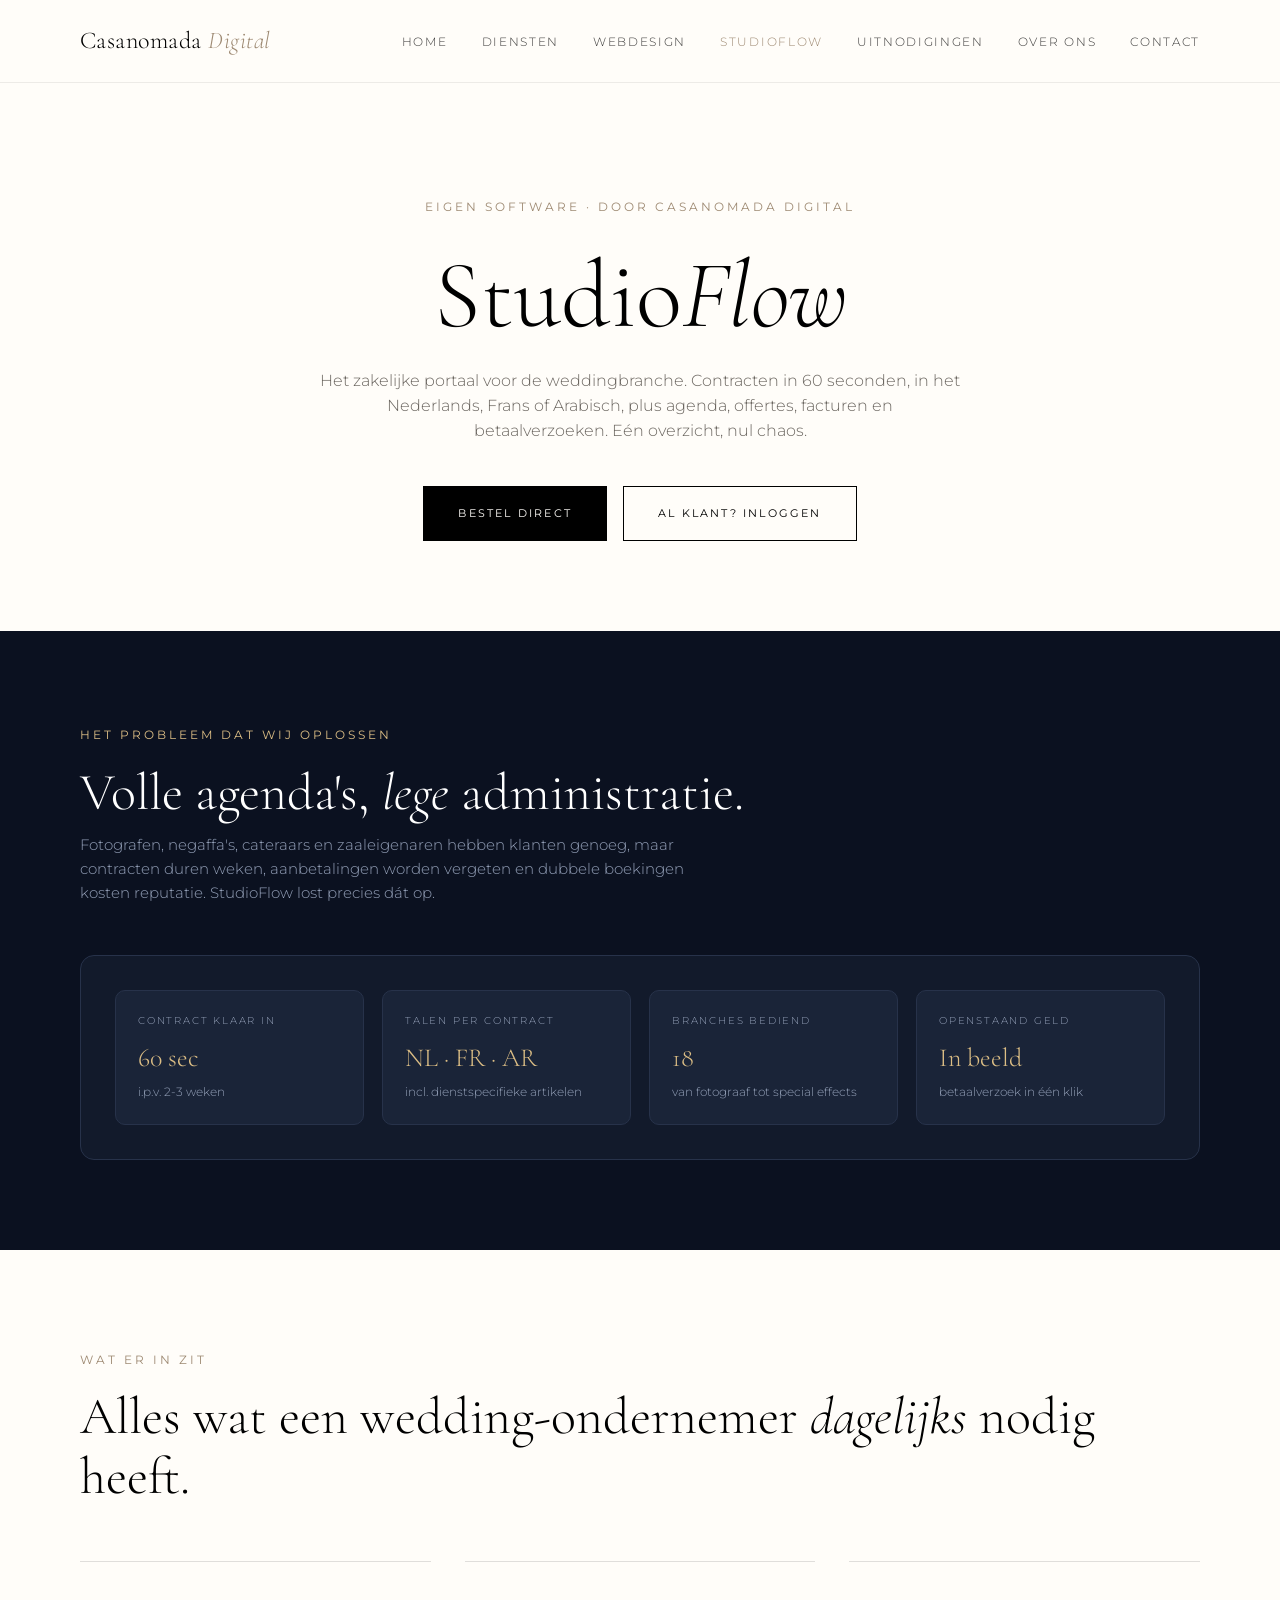
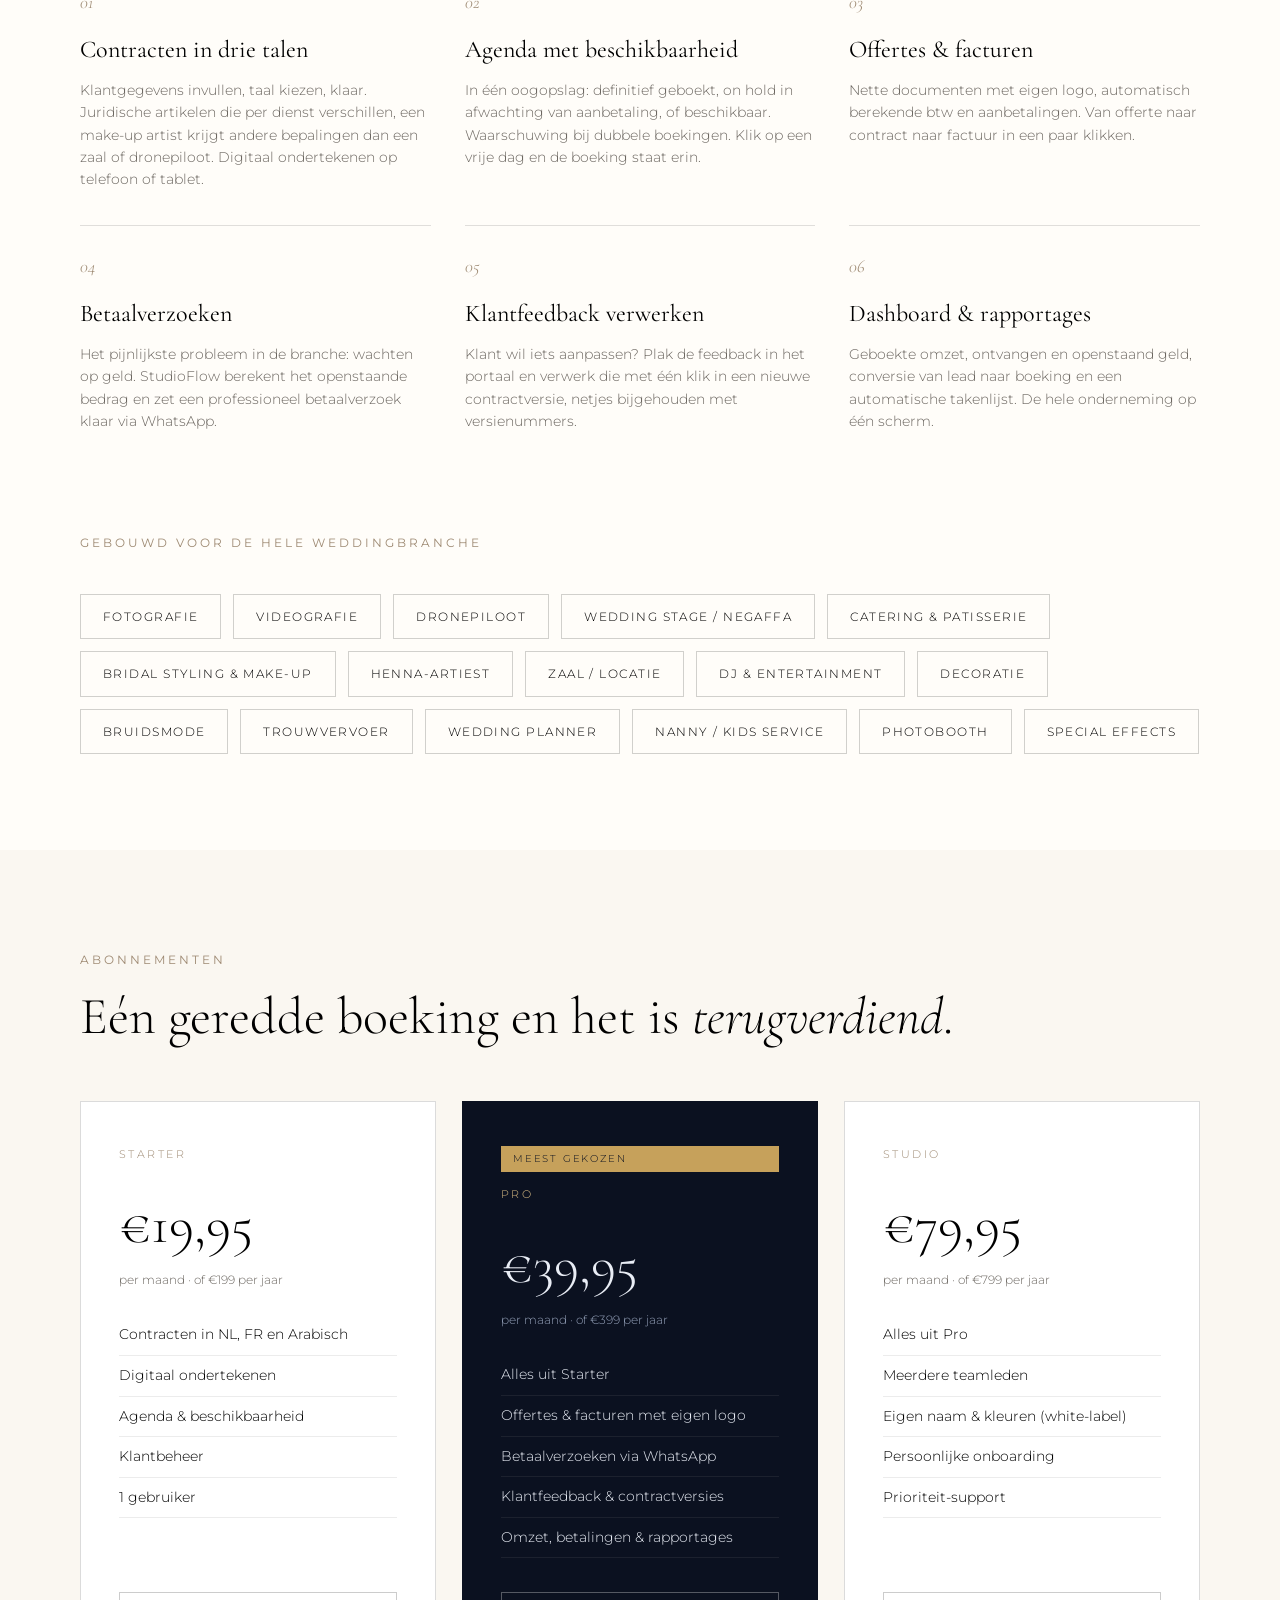
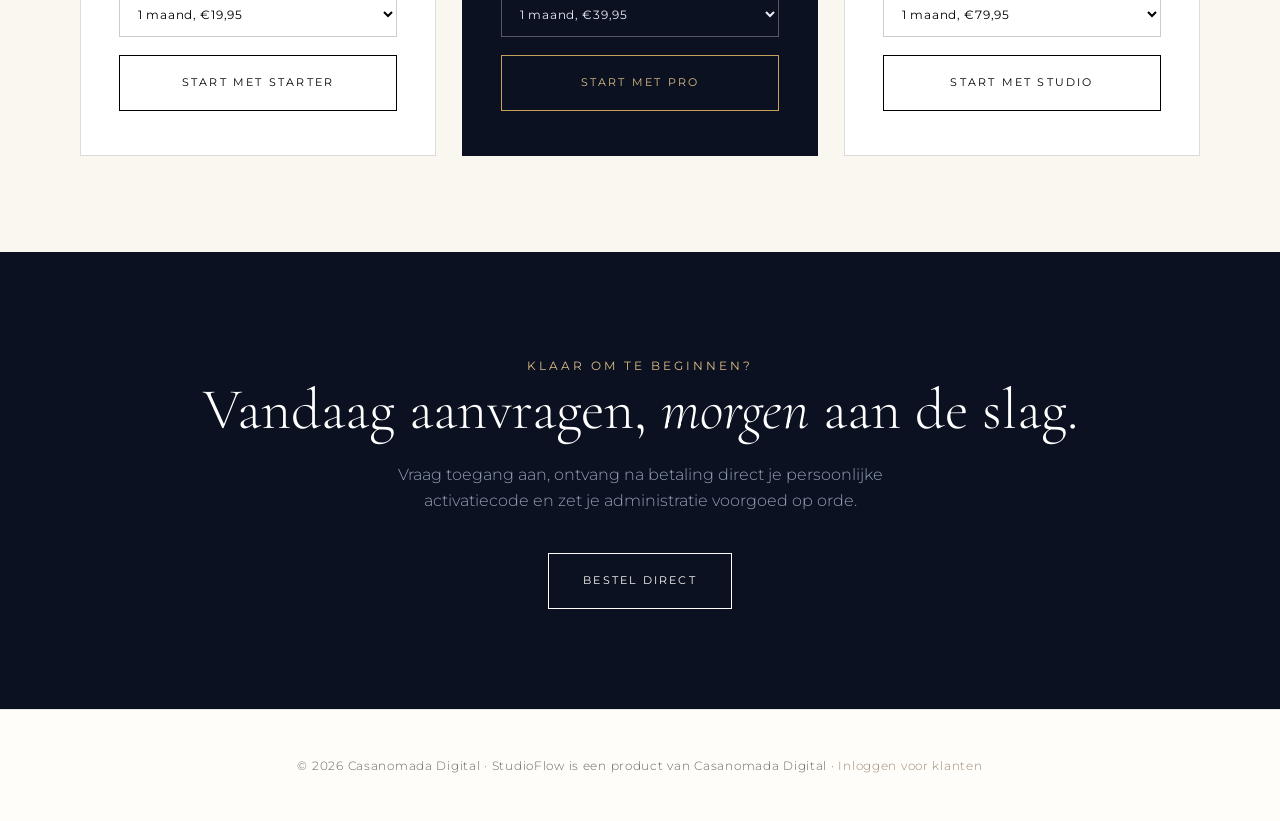
<file: studioflow.html>
<!DOCTYPE html>
<html lang="nl">
<head>
<!-- Google tag (gtag.js) -->
<script async src="https://www.googletagmanager.com/gtag/js?id=G-N8RGTHWX6J"></script>
<script>
  window.dataLayer = window.dataLayer || [];
  function gtag(){dataLayer.push(arguments);}
  gtag('js', new Date());
  gtag('config', 'G-N8RGTHWX6J');
</script>

<meta charset="UTF-8">
<meta name="viewport" content="width=device-width, initial-scale=1">
<title>StudioFlow · Software voor de weddingbranche | Casanomada Digital</title>
<meta name="description" content="StudioFlow is het zakelijke portaal voor de weddingbranche, gebouwd door Casanomada Digital. Contracten in 60 seconden, agenda, offertes, facturen en betaalverzoeken, voor fotografen, negaffa's, catering, zalen en meer.">
<link rel="canonical" href="https://casanomadadigital.com/studioflow.html">
<meta name="robots" content="index, follow">
<meta property="og:type" content="website">
<meta property="og:site_name" content="Casanomada Digital">
<meta property="og:locale" content="nl_NL">
<meta property="og:title" content="StudioFlow · Software voor de weddingbranche | Casanomada Digital">
<meta property="og:description" content="Contracten in 60 seconden, agenda, offertes, facturen en betaalverzoeken. Eigen software van Casanomada Digital voor de hele weddingbranche.">
<meta property="og:url" content="https://casanomadadigital.com/studioflow.html">
<meta property="og:image" content="https://casanomadadigital.com/img/og-image.png">
<meta property="og:image:width" content="1200">
<meta property="og:image:height" content="630">
<meta name="twitter:card" content="summary_large_image">
<meta name="twitter:image" content="https://casanomadadigital.com/img/og-image.png">
<link rel="icon" href="favicon.ico" sizes="16x16 32x32 48x48">
<link rel="icon" href="favicon.svg" type="image/svg+xml">
<link rel="apple-touch-icon" href="apple-touch-icon.png">
<link rel="manifest" href="site.webmanifest">
<link rel="preconnect" href="https://fonts.googleapis.com">
<link rel="preconnect" href="https://fonts.gstatic.com" crossorigin>
<link href="https://fonts.googleapis.com/css2?family=Cormorant+Garamond:ital,wght@0,300;0,400;1,300;1,400&family=Montserrat:wght@300;400;500;600&display=swap" rel="stylesheet">
<script type="application/ld+json">
{"@context":"https://schema.org","@type":"SoftwareApplication","name":"StudioFlow","applicationCategory":"BusinessApplication","operatingSystem":"Web","creator":{"@type":"Organization","name":"Casanomada Digital","url":"https://casanomadadigital.com"},"description":"Zakelijk portaal voor de weddingbranche: contracten in drie talen, agenda, offertes, facturen en betaalverzoeken.","offers":{"@type":"AggregateOffer","priceCurrency":"EUR","lowPrice":"19.95","highPrice":"79.95"}}
</script>
<style>
  :root{
    --cream:#fffdf9; --black:#131313; --ink:#000; --taupe:#9e8a73; --taupe-soft:#bdad9a; --muted:#6b6660;
    --navy:#0B1120; --navy2:#121A2B; --gold:#C6A15B; --gold2:#DCBE85;
    --serif:'Cormorant Garamond', Georgia, serif; --sans:'Montserrat', sans-serif;
  }
  *{box-sizing:border-box;margin:0;padding:0}
  html{scroll-behavior:smooth}
  body{font-family:var(--sans);font-weight:300;color:var(--ink);background:var(--cream);line-height:1.6;-webkit-font-smoothing:antialiased}
  img{display:block;max-width:100%}
  a{color:inherit;text-decoration:none}
  .wrap{max-width:1200px;margin:0 auto;padding:0 40px}
  .eyebrow{font-size:12px;letter-spacing:.25em;text-transform:uppercase;font-weight:400}
  .display{font-family:var(--serif);font-weight:300;line-height:1.15}
  .display i{font-style:italic}
  .btn{display:inline-flex;align-items:center;justify-content:center;font-size:11px;letter-spacing:.2em;text-transform:uppercase;font-weight:400;padding:18px 34px;border:1px solid var(--ink);background:transparent;color:var(--ink);cursor:pointer;transition:.35s ease}
  .btn:hover{background:var(--taupe);border-color:var(--taupe);color:var(--cream)}
  .btn-fill{background:var(--ink);color:var(--cream)}
  .btn-fill:hover{background:var(--taupe);border-color:var(--taupe)}
  .btn-light{border-color:var(--cream);color:var(--cream)}
  .btn-light:hover{background:var(--gold);border-color:var(--gold);color:var(--navy)}

  header.nav{position:sticky;top:0;z-index:50;background:var(--cream);border-bottom:1px solid rgba(0,0,0,.07)}
  .nav-inner{display:flex;align-items:center;justify-content:space-between;padding:22px 40px;max-width:1200px;margin:0 auto}
  .logo{font-family:var(--serif);font-size:24px;letter-spacing:.02em}
  .logo span{color:var(--taupe);font-style:italic}
  .nav-links{display:flex;gap:34px;font-size:12px;letter-spacing:.14em;text-transform:uppercase}
  .nav-links a{opacity:.75;transition:.25s}
  .nav-links a:hover,.nav-links a.active{opacity:1;color:var(--taupe)}
  .nav-toggle{display:none;background:none;border:none;font-size:24px;cursor:pointer}
  @media(max-width:860px){
    .nav-links{display:none;position:absolute;top:100%;left:0;right:0;background:var(--cream);flex-direction:column;gap:0;padding:10px 40px 26px;border-bottom:1px solid rgba(0,0,0,.08)}
    .nav-links.open{display:flex}
    .nav-links a{padding:13px 0;border-bottom:1px solid rgba(0,0,0,.05)}
    .nav-toggle{display:block}
  }

  /* HERO */
  .hero{padding:110px 0 90px;text-align:center}
  .hero .eyebrow{color:var(--taupe)}
  .hero h1{font-size:clamp(52px,8vw,96px);margin:22px 0 8px}
  .hero .sub{max-width:640px;margin:18px auto 0;font-size:15.5px;color:var(--muted)}
  .hero-cta{display:flex;gap:16px;justify-content:center;margin-top:42px;flex-wrap:wrap}

  /* PRODUCT BAND (navy) */
  .band{background:var(--navy);color:#E9EDF5;padding:90px 0}
  .band .eyebrow{color:var(--gold2)}
  .band h2{font-size:clamp(34px,4.5vw,52px);color:#fff;margin:16px 0 10px}
  .band p.lead{color:#94A0B8;max-width:620px;font-size:15px}
  .mock{margin-top:50px;background:var(--navy2);border:1px solid #27324A;border-radius:14px;padding:34px;display:grid;grid-template-columns:repeat(auto-fit,minmax(220px,1fr));gap:18px}
  .mock .tile{background:#1A2438;border:1px solid #27324A;border-radius:10px;padding:22px}
  .mock .tile .lbl{font-size:10px;letter-spacing:.18em;text-transform:uppercase;color:#94A0B8}
  .mock .tile .val{font-size:26px;font-family:var(--serif);color:var(--gold2);margin-top:8px}
  .mock .tile .vsub{font-size:12px;color:#94A0B8;margin-top:4px}

  /* SECTIES */
  section.block{padding:96px 0}
  .grid3{display:grid;grid-template-columns:repeat(auto-fit,minmax(280px,1fr));gap:34px;margin-top:54px}
  .feat{border-top:1px solid rgba(0,0,0,.12);padding-top:26px}
  .feat h3{font-family:var(--serif);font-size:24px;font-weight:400;margin-bottom:10px}
  .feat p{font-size:14px;color:var(--muted)}
  .num{font-family:var(--serif);font-style:italic;color:var(--taupe);font-size:18px;display:block;margin-bottom:14px}

  /* DOELGROEPEN */
  .chips{display:flex;flex-wrap:wrap;gap:12px;margin-top:40px}
  .chip{border:1px solid rgba(0,0,0,.18);padding:12px 22px;font-size:12px;letter-spacing:.12em;text-transform:uppercase}

  /* PRICING */
  .price-grid{display:grid;grid-template-columns:repeat(auto-fit,minmax(270px,1fr));gap:26px;margin-top:54px}
  .price{border:1px solid rgba(0,0,0,.14);padding:44px 38px;background:#fff;display:flex;flex-direction:column}
  .price.feature{background:var(--navy);color:#E9EDF5;border-color:var(--navy)}
  .price .tier{font-size:11px;letter-spacing:.22em;text-transform:uppercase;color:var(--taupe)}
  .price.feature .tier{color:var(--gold2)}
  .price .amount{font-family:var(--serif);font-size:54px;margin:18px 0 2px}
  .price .per{font-size:12px;color:var(--muted)}
  .price.feature .per{color:#94A0B8}
  .price ul{list-style:none;margin:26px 0 34px;flex:1}
  .price li{font-size:13.5px;padding:9px 0;border-bottom:1px solid rgba(128,128,128,.15)}
  .price .btn{width:100%}
  .price .duur{width:100%;margin:0 0 18px;padding:13px 14px;font-family:var(--sans);font-size:12px;letter-spacing:.06em;border:1px solid rgba(0,0,0,.2);background:transparent;color:inherit;cursor:pointer}
  .price.feature .duur{border-color:rgba(255,255,255,.3);background:transparent;color:#E9EDF5}
  .price.feature .duur option{color:#131313}
  .price.feature .btn{border-color:var(--gold);color:var(--gold2)}
  .price.feature .btn:hover{background:var(--gold);color:var(--navy)}
  .tag{display:inline-block;font-size:10px;letter-spacing:.18em;text-transform:uppercase;background:var(--gold);color:var(--navy);padding:5px 12px;margin-bottom:14px}

  /* CTA */
  .cta-end{background:var(--navy);color:#fff;text-align:center;padding:100px 0}
  .cta-end h2{font-size:clamp(34px,5vw,58px)}
  .cta-end p{color:#94A0B8;max-width:560px;margin:18px auto 40px}

  footer{background:var(--cream);border-top:1px solid rgba(0,0,0,.08);padding:46px 0;text-align:center;font-size:12px;color:var(--muted);letter-spacing:.06em}
  footer a{color:var(--taupe)}
</style>
</head>
<body>

<header class="nav">
  <div class="nav-inner">
    <a href="index.html" class="logo">Casanomada<span> Digital</span></a>
    <nav class="nav-links" id="navLinks">
      <a href="index.html">Home</a>
      <a href="diensten.html">Diensten</a>
      <a href="webdesign.html">Webdesign</a>
      <a href="studioflow.html" class="active">StudioFlow</a>
    <a href="uitnodigingen.html">Uitnodigingen</a>
      <a href="over-ons.html">Over ons</a>
      <a href="contact.html">Contact</a>
    </nav>
    <button class="nav-toggle" id="navToggle" aria-label="Menu">&#9776;</button>
  </div>
</header>

<!-- HERO -->
<section class="hero">
  <div class="wrap">
    <span class="eyebrow">Eigen software · door Casanomada Digital</span>
    <h1 class="display">Studio<i>Flow</i></h1>
    <p class="sub">Het zakelijke portaal voor de weddingbranche. Contracten in 60 seconden, in het Nederlands, Frans of Arabisch, plus agenda, offertes, facturen en betaalverzoeken. Eén overzicht, nul chaos.</p>
    <div class="hero-cta">
      <a href="bestel.html?tier=P&amp;duur=1" class="btn btn-fill">Bestel direct</a>
      <a href="portaal/" class="btn" target="_blank" rel="noopener">Al klant? Inloggen</a>
    </div>
  </div>
</section>

<!-- PROBLEEM / BAND -->
<section class="band">
  <div class="wrap">
    <span class="eyebrow">Het probleem dat wij oplossen</span>
    <h2 class="display">Volle agenda&#39;s, <i>lege</i> administratie.</h2>
    <p class="lead">Fotografen, negaffa&#39;s, cateraars en zaaleigenaren hebben klanten genoeg, maar contracten duren weken, aanbetalingen worden vergeten en dubbele boekingen kosten reputatie. StudioFlow lost precies dát op.</p>
    <div class="mock">
      <div class="tile"><div class="lbl">Contract klaar in</div><div class="val">60 sec</div><div class="vsub">i.p.v. 2-3 weken</div></div>
      <div class="tile"><div class="lbl">Talen per contract</div><div class="val">NL · FR · AR</div><div class="vsub">incl. dienstspecifieke artikelen</div></div>
      <div class="tile"><div class="lbl">Branches bediend</div><div class="val">18</div><div class="vsub">van fotograaf tot special effects</div></div>
      <div class="tile"><div class="lbl">Openstaand geld</div><div class="val">In beeld</div><div class="vsub">betaalverzoek in één klik</div></div>
    </div>
  </div>
</section>

<!-- FEATURES -->
<section class="block">
  <div class="wrap">
    <span class="eyebrow" style="color:var(--taupe)">Wat er in zit</span>
    <h2 class="display" style="font-size:clamp(34px,4.5vw,52px);margin-top:16px">Alles wat een wedding-ondernemer <i>dagelijks</i> nodig heeft.</h2>
    <div class="grid3">
      <div class="feat"><span class="num">01</span><h3>Contracten in drie talen</h3><p>Klantgegevens invullen, taal kiezen, klaar. Juridische artikelen die per dienst verschillen, een make-up artist krijgt andere bepalingen dan een zaal of dronepiloot. Digitaal ondertekenen op telefoon of tablet.</p></div>
      <div class="feat"><span class="num">02</span><h3>Agenda met beschikbaarheid</h3><p>In één oogopslag: definitief geboekt, on hold in afwachting van aanbetaling, of beschikbaar. Waarschuwing bij dubbele boekingen. Klik op een vrije dag en de boeking staat erin.</p></div>
      <div class="feat"><span class="num">03</span><h3>Offertes &amp; facturen</h3><p>Nette documenten met eigen logo, automatisch berekende btw en aanbetalingen. Van offerte naar contract naar factuur in een paar klikken.</p></div>
      <div class="feat"><span class="num">04</span><h3>Betaalverzoeken</h3><p>Het pijnlijkste probleem in de branche: wachten op geld. StudioFlow berekent het openstaande bedrag en zet een professioneel betaalverzoek klaar via WhatsApp.</p></div>
      <div class="feat"><span class="num">05</span><h3>Klantfeedback verwerken</h3><p>Klant wil iets aanpassen? Plak de feedback in het portaal en verwerk die met één klik in een nieuwe contractversie, netjes bijgehouden met versienummers.</p></div>
      <div class="feat"><span class="num">06</span><h3>Dashboard &amp; rapportages</h3><p>Geboekte omzet, ontvangen en openstaand geld, conversie van lead naar boeking en een automatische takenlijst. De hele onderneming op één scherm.</p></div>
    </div>
  </div>
</section>

<!-- DOELGROEPEN -->
<section class="block" style="padding-top:0">
  <div class="wrap">
    <span class="eyebrow" style="color:var(--taupe)">Gebouwd voor de hele weddingbranche</span>
    <div class="chips">
      <span class="chip">Fotografie</span><span class="chip">Videografie</span><span class="chip">Dronepiloot</span>
      <span class="chip">Wedding stage / Negaffa</span><span class="chip">Catering &amp; patisserie</span><span class="chip">Bridal styling &amp; make-up</span>
      <span class="chip">Henna-artiest</span><span class="chip">Zaal / locatie</span><span class="chip">DJ &amp; entertainment</span>
      <span class="chip">Decoratie</span><span class="chip">Bruidsmode</span><span class="chip">Trouwvervoer</span>
      <span class="chip">Wedding planner</span><span class="chip">Nanny / kids service</span><span class="chip">Photobooth</span><span class="chip">Special effects</span>
    </div>
  </div>
</section>

<!-- PRICING -->
<section class="block" style="background:#faf7f1">
  <div class="wrap">
    <span class="eyebrow" style="color:var(--taupe)">Abonnementen</span>
    <h2 class="display" style="font-size:clamp(34px,4.5vw,52px);margin-top:16px">Eén geredde boeking en het is <i>terugverdiend</i>.</h2>
    <div class="price-grid">
      <div class="price">
        <span class="tier">Starter</span>
        <div class="amount">&euro;19,95</div><span class="per">per maand · of &euro;199 per jaar</span>
        <ul><li>Contracten in NL, FR en Arabisch</li><li>Digitaal ondertekenen</li><li>Agenda &amp; beschikbaarheid</li><li>Klantbeheer</li><li>1 gebruiker</li></ul>
        <select class="duur" data-tier="starter" aria-label="Looptijd Starter">
          <option value="1">1 maand, &euro;19,95</option>
          <option value="3">3 maanden, &euro;56,95</option>
          <option value="12">1 jaar, &euro;199</option>
        </select>
        <a href="bestel.html?tier=S&amp;duur=1" class="btn">Start met Starter</a>
      </div>
      <div class="price feature">
        <span class="tag">Meest gekozen</span>
        <span class="tier">Pro</span>
        <div class="amount">&euro;39,95</div><span class="per">per maand · of &euro;399 per jaar</span>
        <ul><li>Alles uit Starter</li><li>Offertes &amp; facturen met eigen logo</li><li>Betaalverzoeken via WhatsApp</li><li>Klantfeedback &amp; contractversies</li><li>Omzet, betalingen &amp; rapportages</li></ul>
        <select class="duur" data-tier="pro" aria-label="Looptijd Pro">
          <option value="1">1 maand, &euro;39,95</option>
          <option value="3">3 maanden, &euro;113,95</option>
          <option value="12">1 jaar, &euro;399</option>
        </select>
        <a href="bestel.html?tier=P&amp;duur=1" class="btn btn-light">Start met Pro</a>
      </div>
      <div class="price">
        <span class="tier">Studio</span>
        <div class="amount">&euro;79,95</div><span class="per">per maand · of &euro;799 per jaar</span>
        <ul><li>Alles uit Pro</li><li>Meerdere teamleden</li><li>Eigen naam &amp; kleuren (white-label)</li><li>Persoonlijke onboarding</li><li>Prioriteit-support</li></ul>
        <select class="duur" data-tier="studio" aria-label="Looptijd Studio">
          <option value="1">1 maand, &euro;79,95</option>
          <option value="3">3 maanden, &euro;227,95</option>
          <option value="12">1 jaar, &euro;799</option>
        </select>
        <a href="bestel.html?tier=U&amp;duur=1" class="btn">Start met Studio</a>
      </div>
    </div>
  </div>
</section>

<!-- AFSLUITENDE CTA -->
<section class="cta-end">
  <div class="wrap">
    <span class="eyebrow" style="color:var(--gold2)">Klaar om te beginnen?</span>
    <h2 class="display">Vandaag aanvragen, <i>morgen</i> aan de slag.</h2>
    <p>Vraag toegang aan, ontvang na betaling direct je persoonlijke activatiecode en zet je administratie voorgoed op orde.</p>
    <a href="bestel.html?tier=P&amp;duur=1" class="btn btn-light">Bestel direct</a>
  </div>
</section>

<footer>
  <div class="wrap">&copy; 2026 Casanomada Digital · StudioFlow is een product van Casanomada Digital · <a href="portaal/" target="_blank" rel="noopener">Inloggen voor klanten</a></div>
</footer>

<script>
  document.getElementById('navToggle').addEventListener('click',function(){document.getElementById('navLinks').classList.toggle('open')});
  document.querySelectorAll('#navLinks a').forEach(function(a){a.addEventListener('click',function(){document.getElementById('navLinks').classList.remove('open')})});
  document.querySelectorAll('.price').forEach(function(card){
    var sel=card.querySelector('.duur'), btn=card.querySelector('a.btn');
    if(!sel||!btn)return;
    var upd=function(){btn.href='bestel.html?tier='+({starter:'S',pro:'P',studio:'U'}[sel.dataset.tier])+'&duur='+sel.value};
    sel.addEventListener('change',upd);upd();
  });
</script>
</body>
</html>
</file>
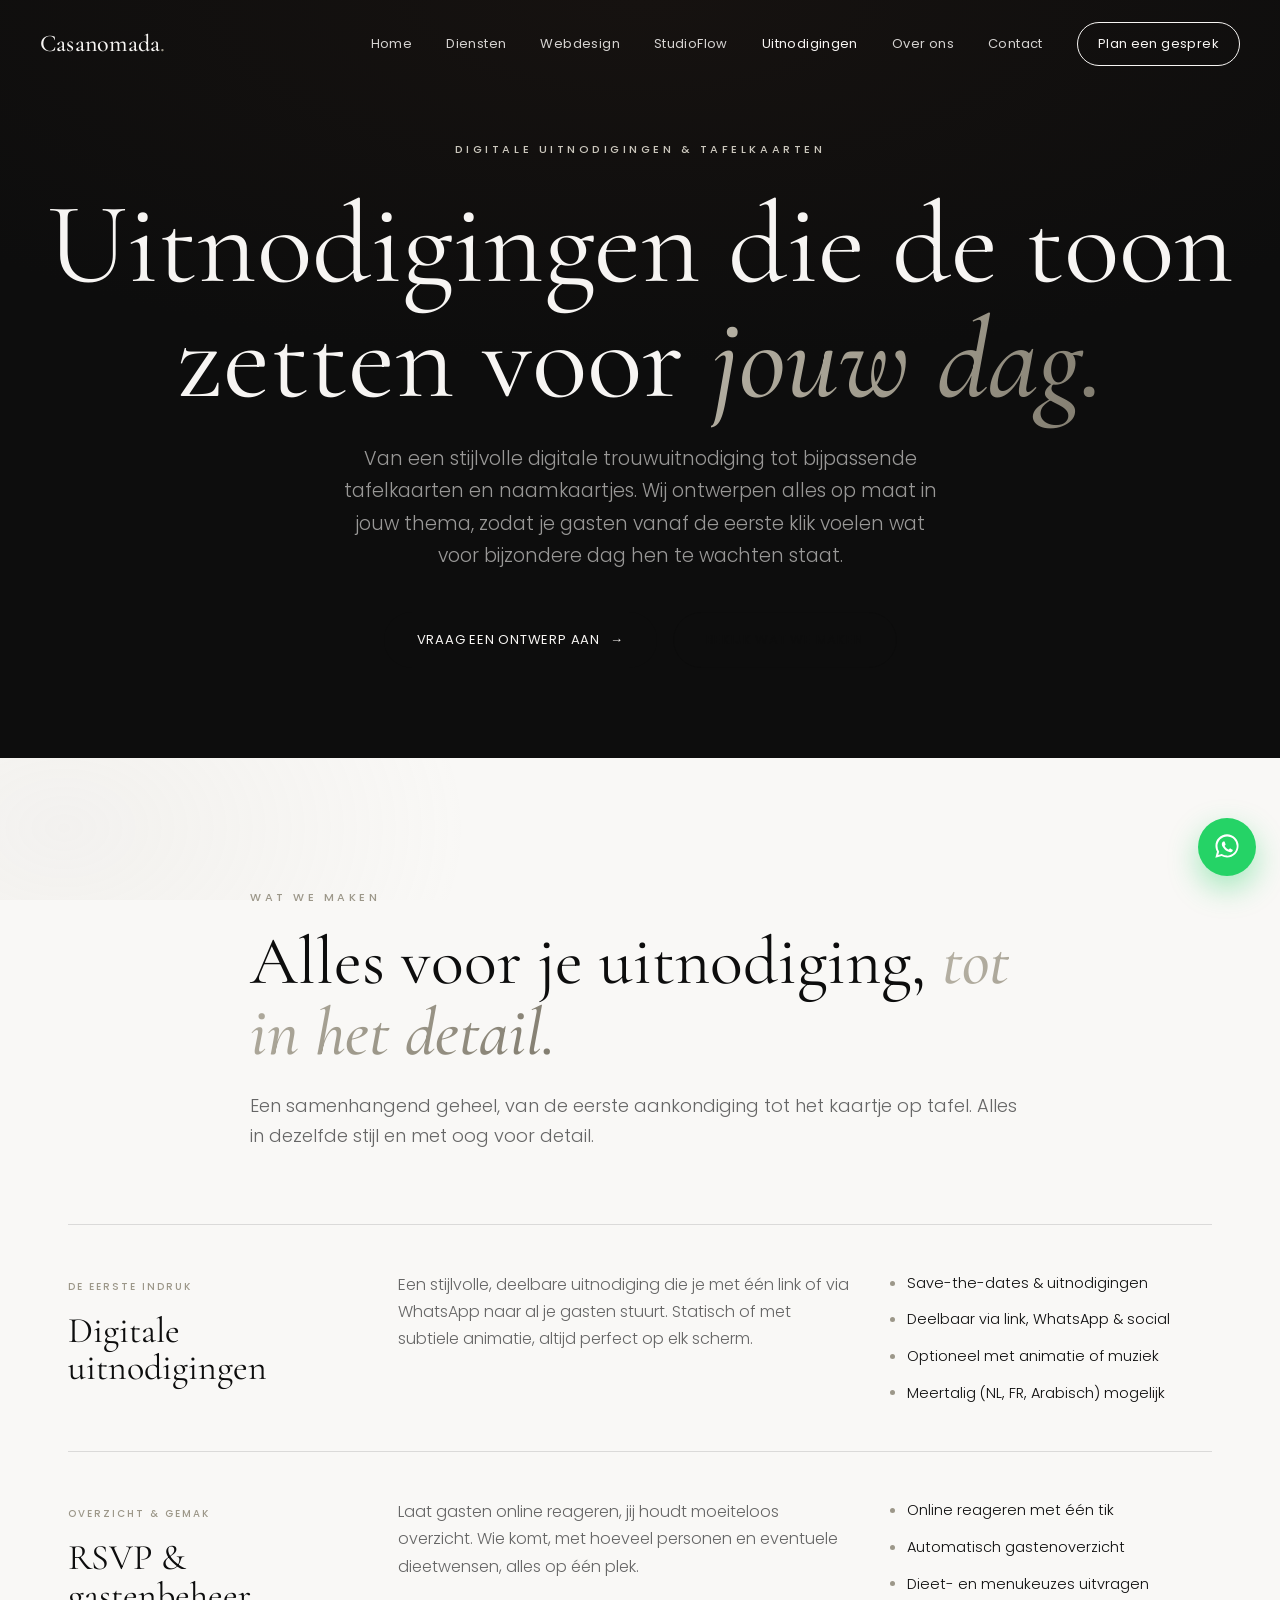
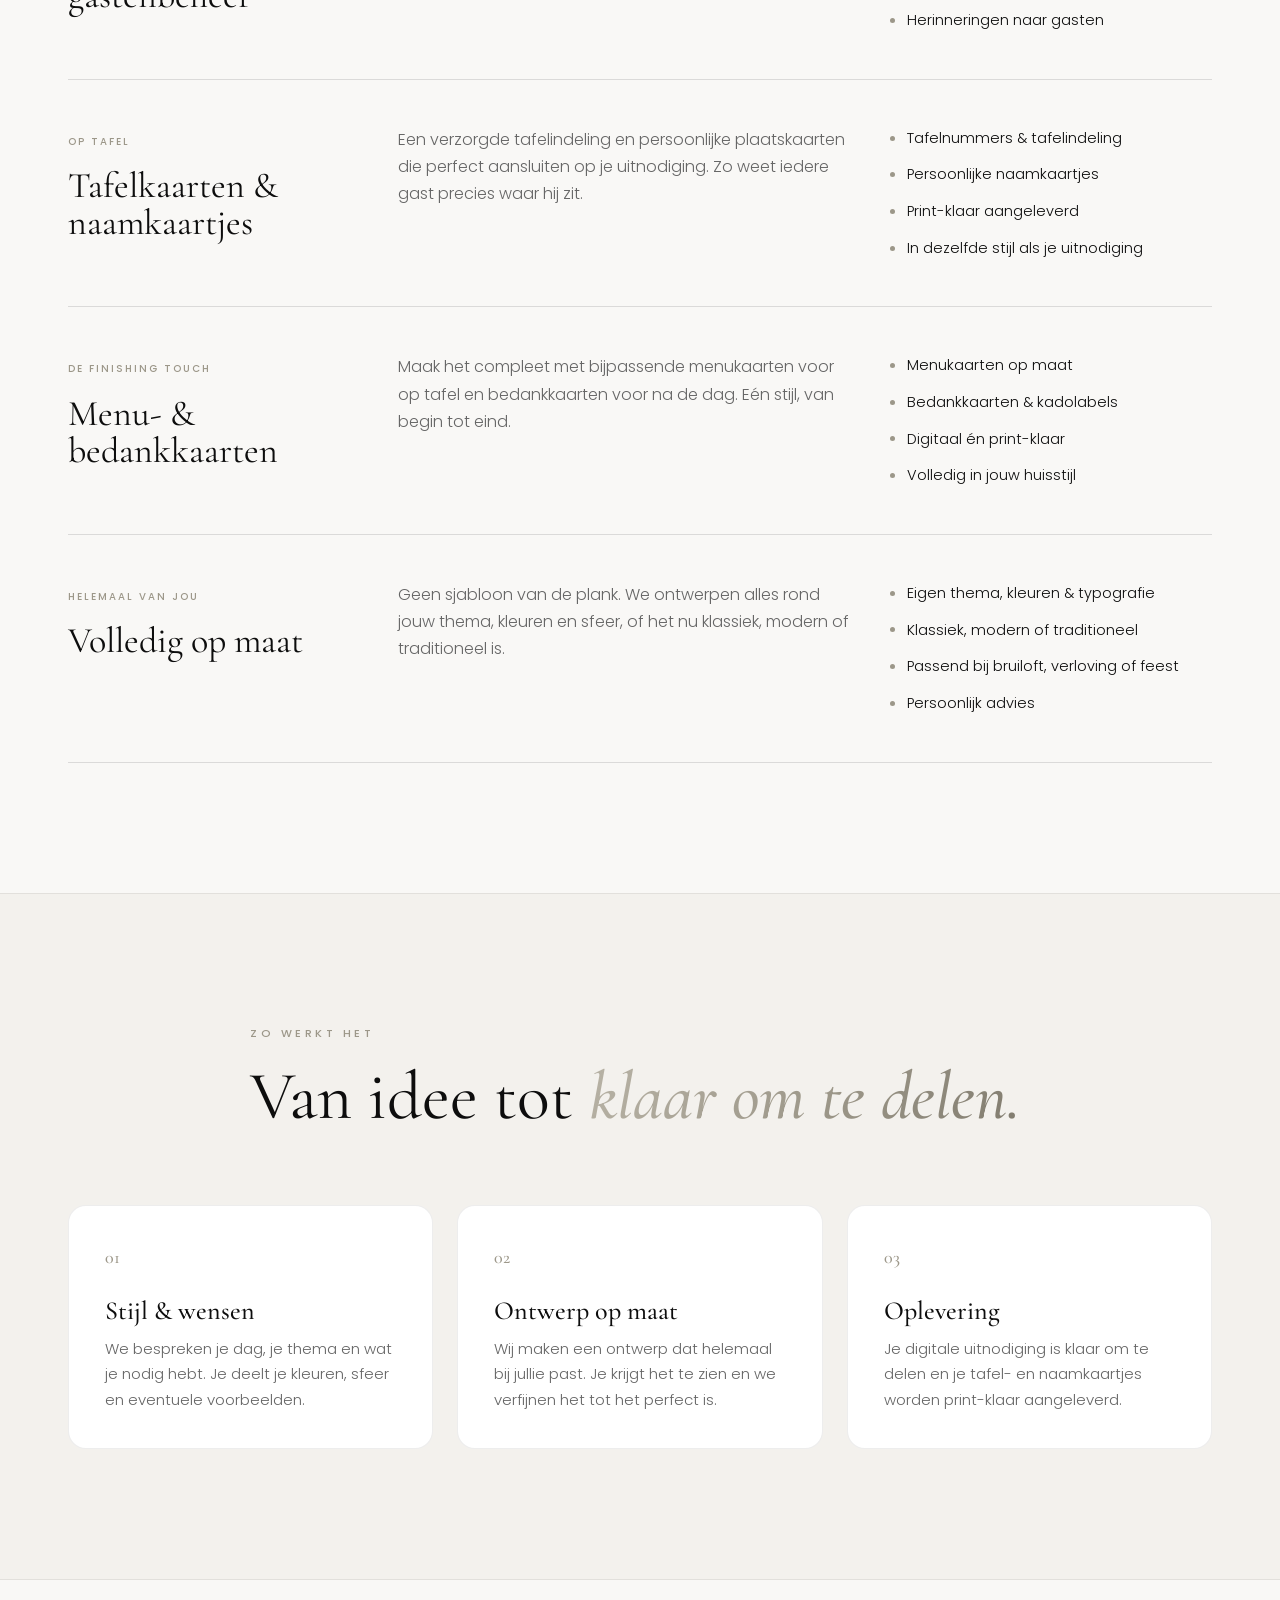
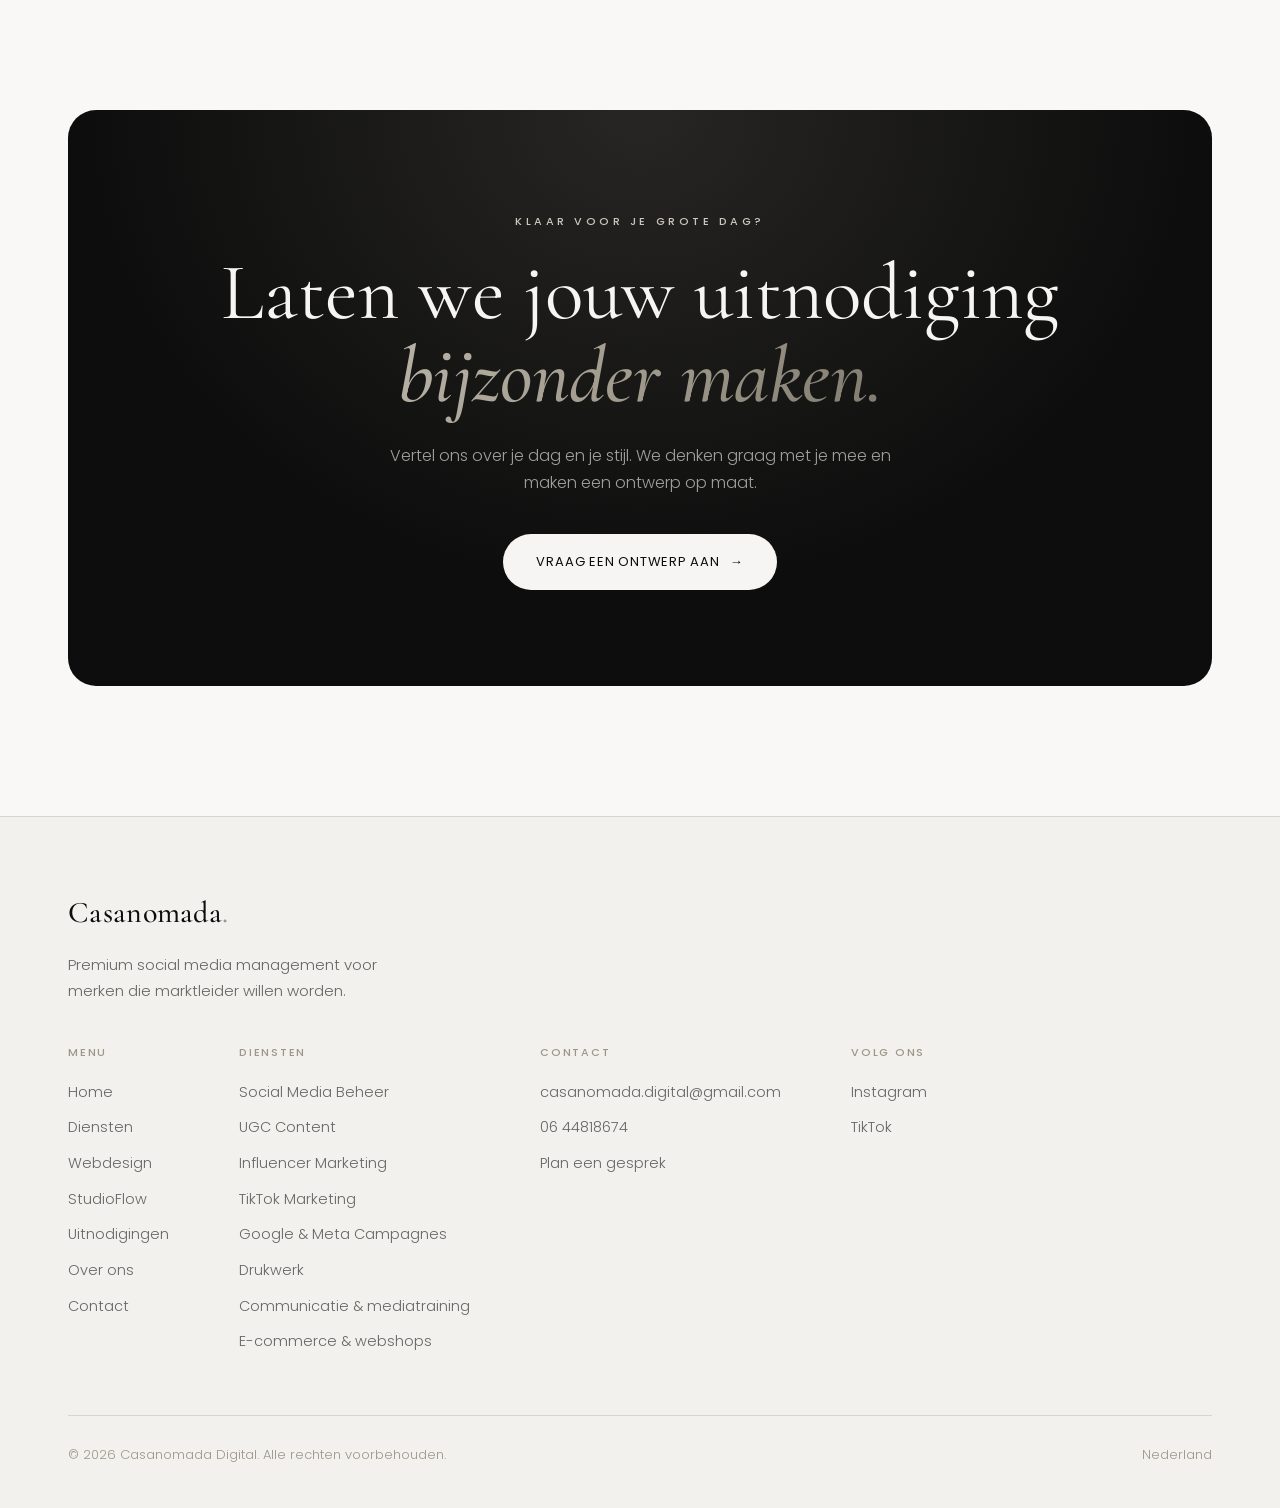
<file: uitnodigingen.html>
<!DOCTYPE html>
<html lang="nl">
<head>
<!-- Google tag (gtag.js) -->
<script async src="https://www.googletagmanager.com/gtag/js?id=G-N8RGTHWX6J"></script>
<script>
  window.dataLayer = window.dataLayer || [];
  function gtag(){dataLayer.push(arguments);}
  gtag('js', new Date());
  gtag('config', 'G-N8RGTHWX6J');
</script>

<meta charset="UTF-8">
<meta name="viewport" content="width=device-width, initial-scale=1.0">
<title>Digitale uitnodigingen &amp; tafelkaarten | Casanomada Digital</title>
<meta name="description" content="Digitale trouwuitnodigingen, save-the-dates, RSVP, tafelkaarten en naamkaartjes, volledig op maat in jouw stijl. Van ontwerp tot oplevering, verzorgd door Casanomada Digital.">
<link rel="canonical" href="https://casanomadadigital.com/uitnodigingen.html">
<meta name="robots" content="index, follow">
<meta property="og:type" content="website">
<meta property="og:site_name" content="Casanomada Digital">
<meta property="og:locale" content="nl_NL">
<meta property="og:title" content="Digitale uitnodigingen &amp; tafelkaarten | Casanomada Digital">
<meta property="og:description" content="Digitale trouwuitnodigingen, save-the-dates, RSVP, tafelkaarten en naamkaartjes, volledig op maat in jouw stijl.">
<meta property="og:url" content="https://casanomadadigital.com/uitnodigingen.html">
<meta property="og:image" content="https://casanomadadigital.com/img/og-image.png">
<meta property="og:image:width" content="1200">
<meta property="og:image:height" content="630">
<meta name="twitter:card" content="summary_large_image">
<meta name="twitter:title" content="Digitale uitnodigingen &amp; tafelkaarten | Casanomada Digital">
<meta name="twitter:description" content="Digitale trouwuitnodigingen, save-the-dates, RSVP, tafelkaarten en naamkaartjes, volledig op maat in jouw stijl.">
<meta name="twitter:image" content="https://casanomadadigital.com/img/og-image.png">
<link rel="icon" href="favicon.ico" sizes="16x16 32x32 48x48">
<link rel="icon" href="favicon.svg" type="image/svg+xml">
<link rel="apple-touch-icon" href="apple-touch-icon.png">
<link rel="manifest" href="site.webmanifest">
<link rel="preconnect" href="https://fonts.googleapis.com">
<link rel="preconnect" href="https://fonts.gstatic.com" crossorigin>
<link href="https://fonts.googleapis.com/css2?family=Cormorant+Garamond:ital,wght@0,300;0,400;0,500;0,600;1,300;1,400;1,500&family=Poppins:wght@300;400;500;600&display=swap" rel="stylesheet">
<link rel="stylesheet" href="styles.css">
</head>
<body>
<div class="glow"></div>

<nav class="nav" id="nav">
  <a href="index.html" class="brand">Casanomada<span class="dot">.</span></a>
  <div class="nav-links" id="navLinks">
    <a href="index.html">Home</a>
    <a href="diensten.html">Diensten</a>
    <a href="webdesign.html">Webdesign</a>
    <a href="studioflow.html">StudioFlow</a>
    <a href="uitnodigingen.html" class="active">Uitnodigingen</a>
    <a href="over-ons.html">Over ons</a>
    <a href="contact.html">Contact</a>
    <a href="contact.html" class="nav-cta">Plan een gesprek</a>
  </div>
  <button class="nav-toggle" id="navToggle" aria-label="Menu">
    <svg width="26" height="26" viewBox="0 0 24 24" fill="none" stroke="currentColor" stroke-width="1.6"><line x1="3" y1="7" x2="21" y2="7"/><line x1="3" y1="12" x2="21" y2="12"/><line x1="3" y1="17" x2="21" y2="17"/></svg>
  </button>
</nav>

<!-- HERO -->
<header class="hero" style="min-height:70vh">
  <span class="eyebrow">Digitale uitnodigingen &amp; tafelkaarten</span>
  <h1>Uitnodigingen die de toon<br>zetten voor <span class="accent">jouw dag.</span></h1>
  <p>Van een stijlvolle digitale trouwuitnodiging tot bijpassende tafelkaarten en naamkaartjes. Wij ontwerpen alles op maat in jouw thema, zodat je gasten vanaf de eerste klik voelen wat voor bijzondere dag hen te wachten staat.</p>
  <div class="hero-actions">
    <a href="contact.html?product=uitnodigingen" class="btn btn-primary">Vraag een ontwerp aan <span class="arr">→</span></a>
    <a href="#wat" class="btn btn-ghost">Bekijk wat we maken</a>
  </div>
</header>

<!-- SERVICES -->
<section class="section" id="wat">
  <div class="wrap">
    <div class="head reveal">
      <span class="eyebrow">Wat we maken</span>
      <h2>Alles voor je uitnodiging, <span class="accent">tot in het detail.</span></h2>
      <p>Een samenhangend geheel, van de eerste aankondiging tot het kaartje op tafel. Alles in dezelfde stijl en met oog voor detail.</p>
    </div>
    <div class="svc reveal"><div><span class="tag">De eerste indruk</span><h3>Digitale uitnodigingen</h3></div><p class="desc">Een stijlvolle, deelbare uitnodiging die je met één link of via WhatsApp naar al je gasten stuurt. Statisch of met subtiele animatie, altijd perfect op elk scherm.</p><ul><li>Save-the-dates &amp; uitnodigingen</li><li>Deelbaar via link, WhatsApp &amp; social</li><li>Optioneel met animatie of muziek</li><li>Meertalig (NL, FR, Arabisch) mogelijk</li></ul></div>
    <div class="svc reveal"><div><span class="tag">Overzicht &amp; gemak</span><h3>RSVP &amp; gastenbeheer</h3></div><p class="desc">Laat gasten online reageren, jij houdt moeiteloos overzicht. Wie komt, met hoeveel personen en eventuele dieetwensen, alles op één plek.</p><ul><li>Online reageren met één tik</li><li>Automatisch gastenoverzicht</li><li>Dieet- en menukeuzes uitvragen</li><li>Herinneringen naar gasten</li></ul></div>
    <div class="svc reveal"><div><span class="tag">Op tafel</span><h3>Tafelkaarten &amp; naamkaartjes</h3></div><p class="desc">Een verzorgde tafelindeling en persoonlijke plaatskaarten die perfect aansluiten op je uitnodiging. Zo weet iedere gast precies waar hij zit.</p><ul><li>Tafelnummers &amp; tafelindeling</li><li>Persoonlijke naamkaartjes</li><li>Print-klaar aangeleverd</li><li>In dezelfde stijl als je uitnodiging</li></ul></div>
    <div class="svc reveal"><div><span class="tag">De finishing touch</span><h3>Menu- &amp; bedankkaarten</h3></div><p class="desc">Maak het compleet met bijpassende menukaarten voor op tafel en bedankkaarten voor na de dag. Eén stijl, van begin tot eind.</p><ul><li>Menukaarten op maat</li><li>Bedankkaarten &amp; kadolabels</li><li>Digitaal én print-klaar</li><li>Volledig in jouw huisstijl</li></ul></div>
    <div class="svc reveal"><div><span class="tag">Helemaal van jou</span><h3>Volledig op maat</h3></div><p class="desc">Geen sjabloon van de plank. We ontwerpen alles rond jouw thema, kleuren en sfeer, of het nu klassiek, modern of traditioneel is.</p><ul><li>Eigen thema, kleuren &amp; typografie</li><li>Klassiek, modern of traditioneel</li><li>Passend bij bruiloft, verloving of feest</li><li>Persoonlijk advies</li></ul></div>
  </div>
</section>

<!-- HOE -->
<section class="section" style="background:var(--bg-soft);border-top:1px solid var(--line-soft);border-bottom:1px solid var(--line-soft);">
  <div class="wrap">
    <div class="head reveal">
      <span class="eyebrow">Zo werkt het</span>
      <h2>Van idee tot <span class="accent">klaar om te delen.</span></h2>
    </div>
    <div class="grid-3">
      <div class="card reveal"><span class="idx">01</span><h3>Stijl &amp; wensen</h3><p>We bespreken je dag, je thema en wat je nodig hebt. Je deelt je kleuren, sfeer en eventuele voorbeelden.</p></div>
      <div class="card reveal"><span class="idx">02</span><h3>Ontwerp op maat</h3><p>Wij maken een ontwerp dat helemaal bij jullie past. Je krijgt het te zien en we verfijnen het tot het perfect is.</p></div>
      <div class="card reveal"><span class="idx">03</span><h3>Oplevering</h3><p>Je digitale uitnodiging is klaar om te delen en je tafel- en naamkaartjes worden print-klaar aangeleverd.</p></div>
    </div>
  </div>
</section>

<!-- CTA -->
<section class="section">
  <div class="wrap">
    <div class="cta reveal">
      <span class="eyebrow">Klaar voor je grote dag?</span>
      <h2 style="margin-top:18px">Laten we jouw uitnodiging<br><span class="accent">bijzonder maken.</span></h2>
      <p>Vertel ons over je dag en je stijl. We denken graag met je mee en maken een ontwerp op maat.</p>
      <a href="contact.html?product=uitnodigingen" class="btn btn-primary">Vraag een ontwerp aan <span class="arr">→</span></a>
    </div>
  </div>
</section>

<footer class="footer">
  <div class="wrap">
    <div class="footer-top">
      <div>
        <div class="brand">Casanomada<span class="dot">.</span></div>
        <p class="tag">Premium social media management voor merken die marktleider willen worden.</p>
      </div>
      <div class="footer-cols">
        <div class="footer-col"><h5>Menu</h5><a href="index.html">Home</a><a href="diensten.html">Diensten</a><a href="webdesign.html">Webdesign</a><a href="studioflow.html">StudioFlow</a><a href="uitnodigingen.html">Uitnodigingen</a><a href="over-ons.html">Over ons</a><a href="contact.html">Contact</a></div>
        <div class="footer-col"><h5>Diensten</h5><a href="diensten.html">Social Media Beheer</a><a href="diensten.html">UGC Content</a><a href="diensten.html">Influencer Marketing</a><a href="diensten.html">TikTok Marketing</a><a href="diensten.html">Google &amp; Meta Campagnes</a><a href="diensten.html">Drukwerk</a><a href="diensten.html">Communicatie &amp; mediatraining</a><a href="diensten.html">E-commerce &amp; webshops</a></div>
        <div class="footer-col"><h5>Contact</h5><a href="mailto:casanomada.digital@gmail.com">casanomada.digital@gmail.com</a><a href="tel:+31644818674">06 44818674</a><a href="contact.html">Plan een gesprek</a></div>
        <div class="footer-col"><h5>Volg ons</h5><a href="https://www.instagram.com/casanomada.digital/" target="_blank" rel="noopener">Instagram</a><a href="https://www.tiktok.com/@casanomada.digital" target="_blank" rel="noopener">TikTok</a></div>
      </div>
    </div>
    <div class="footer-bottom">
      <span>© 2026 Casanomada Digital. Alle rechten voorbehouden.</span>
      <span>Nederland</span>
    </div>
  </div>
</footer>

<script src="script.js"></script>
</body>
</html>
</file>
<file: styles.css>
/* ============================================================
   Casanomada Digital — global styles (light "Elite" theme)
   Palette: cream #f9f8f6 · ink #0d0d0d · taupe #9c9789 · beige #cbc7bd
   Fonts:  Cormorant Garamond (display) · Poppins (body)
   ============================================================ */

:root {
  --bg:        #f9f8f6;
  --bg-soft:   #f3f1ed;
  --bg-card:   #ffffff;
  --bg-dark:   #0d0d0d;
  --bg-dark-2: #1a1a1a;
  --line:      rgba(13,13,13,0.12);
  --line-soft: rgba(13,13,13,0.07);
  --line-dark: rgba(247,245,243,0.14);
  --text:      #0d0d0d;
  --text-inv:  #f7f5f3;
  --muted:     #666666;
  --muted-2:   #9c9789;
  --taupe:     #9c9789;
  --beige:     #cbc7bd;
  --grad:      linear-gradient(120deg, #b8b3a6 0%, #9c9789 55%, #807b6e 100%);
  --maxw:      1200px;
  --r:         18px;
  --ease:      cubic-bezier(.22,.61,.36,1);
  --serif:     "Cormorant Garamond", Georgia, "Times New Roman", serif;
  --sans:      "Poppins", -apple-system, BlinkMacSystemFont, "Segoe UI", sans-serif;
}

* { margin: 0; padding: 0; box-sizing: border-box; }

html { scroll-behavior: smooth; }

body {
  background: var(--bg);
  color: var(--text);
  font-family: var(--sans);
  font-size: 16px;
  line-height: 1.7;
  font-weight: 300;
  -webkit-font-smoothing: antialiased;
  overflow-x: hidden;
}

a { color: inherit; text-decoration: none; }
img { max-width: 100%; display: block; }

.wrap { width: 100%; max-width: var(--maxw); margin: 0 auto; padding: 0 28px; }

/* ---------- ambient glow (subtle, light) ---------- */
.glow {
  position: fixed; inset: 0; z-index: -1; pointer-events: none;
  background:
    radial-gradient(50% 40% at 80% 8%, rgba(156,151,137,0.10), transparent 70%),
    radial-gradient(45% 45% at 5% 92%, rgba(203,199,189,0.12), transparent 70%);
}

/* ---------- typography helpers ---------- */
.eyebrow {
  font-size: 11px; letter-spacing: 0.32em; text-transform: uppercase;
  color: var(--muted-2); font-weight: 500; font-family: var(--sans);
}
.serif { font-family: var(--serif); }
.italic { font-style: italic; }
.accent {
  font-family: var(--serif); font-style: italic; font-weight: 500;
  background: var(--grad); -webkit-background-clip: text; background-clip: text;
  -webkit-text-fill-color: transparent; color: transparent;
}

h1,h2,h3 { font-family: var(--serif); font-weight: 400; line-height: 1.04; letter-spacing: 0; }

.section { padding: 130px 0; position: relative; }
.section-sm { padding: 80px 0; }
.center { text-align: center; }

/* dark section helper */
.dark { background: var(--bg-dark); color: var(--text-inv); }
.dark .eyebrow { color: var(--beige); }
.dark .head p, .dark p { color: rgba(247,245,243,0.65); }

/* ---------- navbar ---------- */
.nav {
  position: fixed; top: 0; left: 0; right: 0; z-index: 100;
  display: flex; align-items: center; justify-content: space-between;
  padding: 22px 40px;
  transition: background .4s var(--ease), padding .4s var(--ease), border-color .4s var(--ease);
  border-bottom: 1px solid transparent;
}
/* default = over dark hero → light text */
.nav .brand, .nav-links a { color: var(--text-inv); }
.nav.scrolled {
  background: rgba(249,248,246,0.82);
  backdrop-filter: blur(14px);
  border-bottom: 1px solid var(--line);
  padding: 15px 40px;
}
.nav.scrolled .brand, .nav.scrolled .nav-links a { color: var(--text); }
.brand { font-family: var(--serif); font-size: 24px; font-weight: 500; letter-spacing: .01em; }
.brand .dot { color: var(--taupe); }
.nav-links { display: flex; gap: 34px; align-items: center; }
.nav-links a { font-size: 13px; letter-spacing: .03em; opacity: .85; transition: opacity .25s, color .25s; font-weight: 400; }
.nav-links a:hover, .nav-links a.active { opacity: 1; }
.nav-cta {
  border: 1px solid currentColor; padding: 10px 20px; border-radius: 100px;
  font-size: 12px; letter-spacing: .05em; opacity: 1 !important;
  transition: all .3s var(--ease);
}
.nav.scrolled .nav-cta:hover { background: var(--text); color: var(--bg) !important; }
.nav:not(.scrolled) .nav-cta:hover { background: var(--text-inv); color: var(--bg-dark) !important; }
.nav-toggle { display: none; background: none; border: 0; color: inherit; cursor: pointer; }

/* ---------- buttons ---------- */
.btn {
  display: inline-flex; align-items: center; gap: 10px;
  padding: 16px 32px; border-radius: 100px; font-size: 13px; font-weight: 400;
  letter-spacing: .06em; text-transform: uppercase; cursor: pointer; border: 1px solid transparent;
  transition: all .3s var(--ease); font-family: var(--sans);
}
.btn-primary { background: var(--text); color: var(--text-inv); }
.btn-primary:hover { transform: translateY(-2px); box-shadow: 0 16px 36px rgba(13,13,13,0.18); }
.btn-ghost { border-color: var(--line); color: var(--text); }
.btn-ghost:hover { border-color: var(--text); background: rgba(13,13,13,0.03); }
.dark .btn-primary { background: var(--text-inv); color: var(--bg-dark); }
.dark .btn-ghost { border-color: var(--line-dark); color: var(--text-inv); }
.dark .btn-ghost:hover { border-color: var(--text-inv); background: rgba(247,245,243,0.06); }
.btn .arr { transition: transform .3s var(--ease); }
.btn:hover .arr { transform: translateX(4px); }

/* ---------- hero (dark) ---------- */
.hero {
  min-height: 100vh; display: flex; flex-direction: column;
  align-items: center; justify-content: center; text-align: center;
  position: relative; padding: 140px 28px 90px;
  background: radial-gradient(120% 80% at 50% 0%, #161210 0%, #0d0d0d 60%);
  color: var(--text-inv); overflow: hidden;
}
.hero .eyebrow { margin-bottom: 28px; color: var(--beige); }
.hero h1 { font-size: clamp(50px, 9vw, 120px); margin-bottom: 26px; font-weight: 400; line-height: 1.0; }
.hero p { color: rgba(247,245,243,0.6); font-size: clamp(15px,2vw,19px); max-width: 600px; margin: 0 auto 40px; font-weight: 300; }
.hero-actions { display: flex; gap: 16px; flex-wrap: wrap; justify-content: center; }
.scroll-hint {
  position: absolute; bottom: 34px; left: 50%; transform: translateX(-50%);
  font-size: 10px; letter-spacing: .35em; color: rgba(247,245,243,0.4); text-transform: uppercase;
  display: flex; flex-direction: column; align-items: center; gap: 10px;
}
.scroll-hint .line { width: 1px; height: 42px; background: linear-gradient(var(--beige), transparent); animation: pulse 2s infinite; }
@keyframes pulse { 0%,100%{opacity:.3} 50%{opacity:1} }

/* hero secondary (light pages) */
.hero.light {
  background: var(--bg); color: var(--text); min-height: 78vh;
}
.hero.light .eyebrow { color: var(--muted-2); }
.hero.light p { color: var(--muted); }

/* section progress dots (hero side nav) */
.side-nav {
  position: fixed; right: 36px; top: 50%; transform: translateY(-50%); z-index: 40;
  display: flex; flex-direction: column; gap: 16px; align-items: flex-end;
  transition: opacity .4s var(--ease);
}
.side-nav.hidden { opacity: 0; pointer-events: none; }
.side-nav a { display: flex; align-items: center; gap: 10px; font-size: 9px; letter-spacing: .22em; color: rgba(247,245,243,0.4); text-transform: uppercase; }
.side-nav a .num { opacity: .6; }
.side-nav a .pip { width: 6px; height: 6px; border-radius: 50%; border: 1px solid rgba(247,245,243,0.4); transition: all .3s; }
.side-nav a.active { color: var(--text-inv); }
.side-nav a.active .pip { background: var(--beige); border-color: var(--beige); box-shadow: 0 0 12px var(--beige); }

/* ---------- section heading ---------- */
.head { max-width: 780px; margin: 0 auto 72px; }
.head.left { margin-left: 0; text-align: left; }
.head .eyebrow { display: block; margin-bottom: 20px; }
.head h2 { font-size: clamp(36px, 6vw, 68px); margin-bottom: 22px; font-weight: 400; }
.head p { color: var(--muted); font-size: 18px; font-weight: 300; }

/* ---------- stats ---------- */
.stats { display: grid; grid-template-columns: repeat(3, 1fr); gap: 26px; }
.stat { text-align: center; padding: 40px 22px; border: 1px solid var(--line); border-radius: var(--r); background: var(--bg-card); transition: transform .35s var(--ease), box-shadow .35s var(--ease); }
.stat:hover { transform: translateY(-5px); box-shadow: 0 20px 50px rgba(13,13,13,0.07); }
.stat .n { font-family: var(--serif); font-size: clamp(44px,6vw,72px); font-weight: 500; color: var(--text); line-height: 1; }
.stat .l { font-size: 11px; letter-spacing: .16em; text-transform: uppercase; color: var(--muted); margin-top: 12px; font-weight: 400; }
.dark .stat { background: var(--bg-dark-2); border-color: var(--line-dark); }
.dark .stat .n { color: var(--text-inv); }
.dark .stat .l { color: rgba(247,245,243,0.55); }

/* ---------- cards ---------- */
.grid-2 { display: grid; grid-template-columns: repeat(2, 1fr); gap: 24px; }
.grid-3 { display: grid; grid-template-columns: repeat(3, 1fr); gap: 24px; }
.grid-4 { display: grid; grid-template-columns: repeat(4, 1fr); gap: 22px; }
.card {
  border: 1px solid var(--line-soft); border-radius: var(--r); padding: 36px;
  background: var(--bg-card);
  transition: transform .4s var(--ease), border-color .4s var(--ease), box-shadow .4s var(--ease);
}
.card:hover { border-color: var(--line); box-shadow: 0 24px 60px rgba(13,13,13,0.08); }
.card .idx { font-family: var(--serif); font-size: 18px; color: var(--taupe); margin-bottom: 24px; display: block; font-weight: 500; }
.card h3 { font-size: 26px; margin-bottom: 12px; font-weight: 500; }
.card p { color: var(--muted); font-size: 15px; font-weight: 300; }

/* ---------- service rows ---------- */
.svc { border-top: 1px solid var(--line); padding: 46px 0; display: grid; grid-template-columns: 0.9fr 1.4fr 1fr; gap: 40px; align-items: start; transition: padding .3s; }
.svc:hover { padding-left: 12px; }
.svc:last-child { border-bottom: 1px solid var(--line); }
.svc .tag { font-size: 10px; letter-spacing: .2em; text-transform: uppercase; color: var(--muted-2); font-weight: 500; }
.svc h3 { font-size: 36px; margin-top: 14px; font-weight: 400; }
.svc .desc { color: var(--muted); font-size: 16px; font-weight: 300; }
.svc ul { list-style: none; display: flex; flex-direction: column; gap: 12px; }
.svc ul li { font-size: 14.5px; color: var(--text); display: flex; align-items: center; gap: 12px; font-weight: 300; }
.svc ul li::before { content: ""; width: 5px; height: 5px; border-radius: 50%; background: var(--taupe); flex: 0 0 auto; }

/* ---------- method / timeline ---------- */
.method { display: grid; grid-template-columns: repeat(5, 1fr); gap: 16px; }
.step { border: 1px solid var(--line-soft); border-radius: var(--r); padding: 30px 24px; background: var(--bg-card); transition: transform .35s var(--ease); }
.step:hover { transform: translateY(-5px); }
.step .s-n { font-family: var(--serif); font-size: 38px; color: var(--taupe); font-weight: 500; }
.step h4 { font-family: var(--sans); font-size: 12px; letter-spacing: .12em; text-transform: uppercase; margin: 16px 0 10px; font-weight: 500; }
.step p { font-size: 13.5px; color: var(--muted); font-weight: 300; }

/* ---------- reviews ---------- */
.quote { max-width: 860px; margin: 0 auto; text-align: center; }
.quote p { font-family: var(--serif); font-style: italic; font-size: clamp(26px,3.6vw,40px); line-height: 1.36; color: var(--text); font-weight: 400; }
.quote .by { margin-top: 30px; font-size: 13px; letter-spacing: .05em; color: var(--muted); text-transform: uppercase; }
.quote .by b { color: var(--text); font-weight: 600; }

/* logos marquee */
.marquee { overflow: hidden; border-top: 1px solid var(--line); border-bottom: 1px solid var(--line); padding: 30px 0; -webkit-mask-image: linear-gradient(90deg, transparent, #000 12%, #000 88%, transparent); mask-image: linear-gradient(90deg, transparent, #000 12%, #000 88%, transparent); }
.marquee-track { display: flex; gap: 64px; width: max-content; animation: scroll 32s linear infinite; }
.marquee-track span { font-family: var(--serif); font-size: 26px; color: var(--muted-2); white-space: nowrap; font-style: italic; }
@keyframes scroll { to { transform: translateX(-50%); } }

/* ---------- big CTA (dark) ---------- */
.cta { text-align: center; border-radius: 28px; padding: 96px 30px; background: var(--bg-dark); color: var(--text-inv); position: relative; overflow: hidden; }
.cta::before { content:""; position:absolute; inset:0; background: radial-gradient(70% 120% at 50% 0%, rgba(156,151,137,0.18), transparent 70%); pointer-events:none; }
.cta .eyebrow { color: var(--beige); position: relative; }
.cta h2 { font-size: clamp(38px,6.5vw,80px); margin-bottom: 24px; font-weight: 400; position: relative; }
.cta p { color: rgba(247,245,243,0.62); max-width: 520px; margin: 0 auto 38px; position: relative; font-weight: 300; }
.cta .btn-primary { background: var(--text-inv); color: var(--bg-dark); position: relative; }
.cta small { display: block; margin-top: 24px; color: rgba(247,245,243,0.4); font-size: 12px; letter-spacing: .05em; position: relative; }

/* ---------- team ---------- */
.team-grid { display: grid; grid-template-columns: repeat(4, 1fr); gap: 22px; }
.member { border: 1px solid var(--line-soft); border-radius: var(--r); overflow: hidden; background: var(--bg-card); transition: transform .35s var(--ease), box-shadow .35s var(--ease); }
.member:hover { transform: translateY(-5px); box-shadow: 0 24px 50px rgba(13,13,13,0.08); }
.member .ph { aspect-ratio: 3/4; display: flex; align-items: center; justify-content: center; font-family: var(--serif); font-size: 60px; color: var(--beige); background: linear-gradient(160deg, #efece6, #e3ded4); font-weight: 500; overflow: hidden; }
.member .ph img { width: 100%; height: 100%; object-fit: cover; display: block; }
.member .info { padding: 20px 22px; }
.member .info b { font-size: 17px; font-weight: 500; }
.member .info span { display: block; font-size: 10px; letter-spacing: .14em; text-transform: uppercase; color: var(--muted-2); margin-top: 6px; }

/* ---------- values ---------- */
.value h3 { font-size: 26px; margin-bottom: 10px; font-weight: 500; }
.value p { color: var(--muted); font-size: 15px; font-weight: 300; }
.chips { display: flex; flex-wrap: wrap; gap: 12px; }
.chip { border: 1px solid var(--line); border-radius: 100px; padding: 9px 18px; font-size: 12px; color: var(--muted); letter-spacing: .04em; }

/* ---------- contact ---------- */
.contact-grid { display: grid; grid-template-columns: 1fr 1.1fr; gap: 60px; align-items: start; }
.contact-info h2 { font-size: clamp(38px,5.5vw,66px); margin-bottom: 24px; font-weight: 400; }
.contact-info p.lead { color: var(--muted); margin-bottom: 42px; max-width: 420px; font-weight: 300; }
.info-block { padding: 24px 0; border-top: 1px solid var(--line); }
.info-block .k { font-size: 10px; letter-spacing: .2em; text-transform: uppercase; color: var(--muted-2); margin-bottom: 8px; font-weight: 500; }
.info-block .v { font-size: 18px; }
form { border: 1px solid var(--line); border-radius: var(--r); padding: 40px; background: var(--bg-card); }
form h3 { font-family: var(--serif); font-size: 30px; margin-bottom: 6px; font-weight: 500; }
form .sub { color: var(--muted); font-size: 14px; margin-bottom: 28px; font-weight: 300; }
.field { margin-bottom: 18px; }
.field label { display: block; font-size: 11px; letter-spacing: .1em; text-transform: uppercase; color: var(--muted); margin-bottom: 8px; font-weight: 500; }
.field input, .field textarea {
  width: 100%; background: var(--bg); border: 1px solid var(--line); border-radius: 12px;
  padding: 14px 16px; color: var(--text); font-family: inherit; font-size: 15px; transition: border-color .25s; font-weight: 300;
}
.field input:focus, .field textarea:focus { outline: none; border-color: var(--taupe); }
.field textarea { resize: vertical; min-height: 110px; }
form .disclaimer { font-size: 12px; color: var(--muted-2); margin-top: 16px; line-height: 1.5; font-weight: 300; }
.form-note { margin-top: 18px; padding: 14px 16px; border-radius: 12px; background: rgba(156,151,137,0.12); border: 1px solid var(--line); color: #6f6a5d; font-size: 14px; display: none; }
.form-note.show { display: block; }

/* ============================================================
   3D PHONE MOCKUP + tilt
   ============================================================ */
.showcase { display: grid; grid-template-columns: 1fr 1fr; gap: 60px; align-items: center; }
.showcase .copy h2 { font-size: clamp(34px,5vw,58px); font-weight: 400; margin: 18px 0 18px; }
.showcase .copy p { color: var(--muted); font-weight: 300; margin-bottom: 28px; max-width: 440px; }
.dark .showcase .copy p { color: rgba(247,245,243,0.65); }

.phone-stage { perspective: 1500px; display: flex; justify-content: center; padding: 30px 0; }
.phone3d-wrap { position: relative; width: 300px; height: 600px; transform-style: preserve-3d; }
.phone3d {
  position: absolute; inset: 0; transform-style: preserve-3d;
  transform: rotateX(8deg) rotateY(-22deg);
  cursor: grab; touch-action: none; will-change: transform;
  filter: drop-shadow(0 50px 60px rgba(13,13,13,0.35));
}
.phone3d.grabbing { cursor: grabbing; }
.face { position: absolute; top: 50%; left: 50%; backface-visibility: hidden; -webkit-backface-visibility: hidden; }
.f-front, .f-back { width: 300px; height: 600px; border-radius: 44px; overflow: hidden; }
.f-front { transform: translate(-50%,-50%) translateZ(23px); background: #050505; }
.f-back  { transform: translate(-50%,-50%) rotateY(180deg) translateZ(23px); background: linear-gradient(155deg, #232323, #050505); display: flex; align-items: center; justify-content: center; }
.f-back .logo { font-family: var(--serif); font-size: 70px; font-weight: 600; color: rgba(203,199,189,0.5); }
.f-right { width: 46px; height: 600px; transform: translate(-50%,-50%) rotateY(90deg) translateZ(150px); background: linear-gradient(180deg, #3a3a3a, #0c0c0c); border-radius: 6px; }
.f-left  { width: 46px; height: 600px; transform: translate(-50%,-50%) rotateY(-90deg) translateZ(150px); background: linear-gradient(180deg, #0c0c0c, #3a3a3a); border-radius: 6px; }
.f-top    { width: 300px; height: 46px; transform: translate(-50%,-50%) rotateX(90deg) translateZ(300px); background: linear-gradient(90deg, #2a2a2a, #111); border-radius: 6px; }
.f-bottom { width: 300px; height: 46px; transform: translate(-50%,-50%) rotateX(-90deg) translateZ(300px); background: linear-gradient(90deg, #111, #2a2a2a); border-radius: 6px; }
.notch { position: absolute; top: 0; left: 50%; transform: translateX(-50%); width: 120px; height: 26px; background: #050505; border-radius: 0 0 16px 16px; z-index: 6; }
.phone-screen { position:absolute; inset: 10px; border-radius: 36px; overflow: hidden; background: #fff; display:flex; flex-direction:column; }
.phone3d-wrap .badge { position: absolute; transform: translateZ(90px); }
.drag-hint { position: absolute; bottom: -42px; left: 50%; transform: translateX(-50%); font-size: 11px; letter-spacing: .12em; text-transform: uppercase; color: rgba(247,245,243,0.45); white-space: nowrap; transition: opacity .4s; }
.drag-hint.gone { opacity: 0; }
/* ----- Instagram dark-mode screen ----- */
.phone-screen.ig-dark { background:#000; color:#fff; font-family:var(--sans); font-weight:400; }
.ig-status { display:flex; justify-content:space-between; align-items:center; padding:13px 20px 3px; font-size:12px; font-weight:600; }
.ig-status-r { display:flex; gap:6px; align-items:flex-end; }
.ig-status-r i { display:inline-block; }
.ig-status-r .bars { width:18px; height:11px; background:
  linear-gradient(#fff,#fff) 0 100%/3px 4px no-repeat,
  linear-gradient(#fff,#fff) 5px 100%/3px 6px no-repeat,
  linear-gradient(#fff,#fff) 10px 100%/3px 9px no-repeat,
  linear-gradient(#fff,#fff) 15px 100%/3px 11px no-repeat; }
.ig-status-r .wifi { width:14px; height:10px; background:#fff; clip-path:polygon(50% 0,100% 38%,50% 100%,0 38%); }
.ig-status-r .batt { width:22px; height:11px; border:1.4px solid #fff; border-radius:3px; position:relative; }
.ig-status-r .batt::after { content:""; position:absolute; inset:1.5px 4px 1.5px 1.5px; background:#fff; border-radius:1px; }
.ig-status-r .batt::before { content:""; position:absolute; right:-3px; top:3px; bottom:3px; width:2px; background:#fff; border-radius:2px; }
.ig-bar { display:flex; align-items:center; gap:5px; padding:6px 16px 8px; }
.ig-bar b { font-size:16px; font-weight:600; }
.ig-bar .verif { width:13px; height:13px; flex:0 0 auto; }
.ig-bar .ig-bar-r { margin-left:auto; display:flex; gap:16px; }
.ig-bar .ig-bar-r svg { width:21px; height:21px; }
.ig-head { display:flex; align-items:center; gap:20px; padding:4px 18px 10px; }
.ig-head .avatar { width:66px; height:66px; border-radius:50%; background:linear-gradient(155deg,#5a463a,#241c16); border:2px solid #2c2c2c; color:#cbb9a6; font-family:var(--serif); font-weight:600; font-size:17px; display:flex; align-items:center; justify-content:center; flex:0 0 auto; }
.ig-nums { flex:1; display:flex; justify-content:space-around; }
.ig-nums div { text-align:center; }
.ig-nums b { display:block; font-size:16px; font-weight:600; }
.ig-nums span { font-size:12px; color:#a8a8a8; }
.ig-name { padding:0 18px; font-size:13px; font-weight:600; }
.ig-cat { padding:1px 18px 0; font-size:12px; color:#aaa; }
.ig-bio2 { padding:3px 18px 0; font-size:11.5px; line-height:1.45; color:#e8e8e8; }
.ig-link { padding:4px 18px 0; font-size:12px; color:#7aa7e0; display:flex; align-items:center; gap:5px; font-weight:500; }
.ig-link svg { width:13px; height:13px; flex:0 0 auto; }
.ig-btns { display:flex; gap:6px; padding:12px 16px 12px; }
.ig-follow { flex:1; text-align:center; background:#fff; color:#000; font-size:13px; font-weight:600; padding:7px 0; border-radius:9px; }
.ig-msg { flex:1; text-align:center; background:#2b2b2b; color:#fff; font-size:13px; font-weight:600; padding:7px 0; border-radius:9px; }
.ig-add { width:40px; background:#2b2b2b; border-radius:9px; display:flex; align-items:center; justify-content:center; }
.ig-add svg { width:17px; height:17px; }
.ig-highlights { display:flex; gap:14px; padding:2px 18px 14px; overflow:hidden; }
.ig-highlights .hl { text-align:center; flex:0 0 auto; }
.ig-highlights .ring { display:block; width:56px; height:56px; border-radius:50%; background:linear-gradient(155deg,#4a3a2e,#221a14); border:1.5px solid #3a3a3a; }
.ig-highlights small { display:block; font-size:10px; color:#cfcfcf; margin-top:6px; }
.ig-tabs { display:flex; justify-content:space-around; border-top:1px solid #262626; padding:9px 0; }
.ig-tabs svg { width:22px; height:22px; }
.ig-grid { display:grid; grid-template-columns:repeat(3,1fr); gap:2px; }
.ig-grid img { width:100%; aspect-ratio:1; object-fit:cover; display:block; }
/* ----- floating dark glass badges ----- */
.phone3d-wrap .badge {
  display:flex; align-items:center; gap:11px;
  background:rgba(18,16,14,0.74); -webkit-backdrop-filter:blur(8px); backdrop-filter:blur(8px);
  border:1px solid rgba(203,199,189,0.18); border-radius:16px;
  padding:12px 16px; box-shadow:0 22px 50px rgba(0,0,0,0.45); z-index:8;
}
.phone3d-wrap .badge .ic { width:34px; height:34px; border-radius:50%; border:1px solid rgba(203,199,189,0.28); display:flex; align-items:center; justify-content:center; flex:0 0 auto; }
.phone3d-wrap .badge .ic svg { width:17px; height:17px; }
.phone3d-wrap .badge .lbl { font-size:9px; letter-spacing:.18em; text-transform:uppercase; color:var(--beige); }
.phone3d-wrap .badge .big { font-family:var(--serif); font-size:24px; font-weight:600; color:#fff; line-height:1.1; }
.phone3d-wrap .badge.b1 { top:60px; left:-70px; transform: translateZ(95px); }
.phone3d-wrap .badge.b2 { top:250px; right:-64px; transform: translateZ(95px); }
.phone3d-wrap .badge.b3 { bottom:48px; right:-40px; transform: translateZ(70px); }

/* 3D hover tilt utility for cards */
.tilt { transform-style: preserve-3d; transition: transform .2s var(--ease); }

/* ---------- footer ---------- */
.footer { border-top: 1px solid var(--line); padding: 70px 0 42px; background: var(--bg-soft); }
.footer-top { display: flex; justify-content: space-between; gap: 40px; flex-wrap: wrap; margin-bottom: 50px; }
.footer .brand { font-size: 30px; margin-bottom: 14px; color: var(--text); }
.footer .tag { color: var(--muted); max-width: 320px; font-size: 15px; font-weight: 300; }
.footer-cols { display: flex; gap: 70px; flex-wrap: wrap; }
.footer-col h5 { font-size: 11px; letter-spacing: .16em; text-transform: uppercase; color: var(--muted-2); margin-bottom: 18px; font-weight: 500; }
.footer-col a { display: block; color: var(--muted); font-size: 14.5px; margin-bottom: 11px; transition: color .2s; font-weight: 300; }
.footer-col a:hover { color: var(--text); }
.footer-bottom { display: flex; justify-content: space-between; padding-top: 28px; border-top: 1px solid var(--line); color: var(--muted-2); font-size: 13px; flex-wrap: wrap; gap: 12px; font-weight: 300; }

/* ---------- klanten ---------- */
.clients-grid { display: grid; grid-template-columns: repeat(4, 1fr); gap: 18px; }
.client-card { border: 1px solid var(--line); border-radius: var(--r); background: var(--bg-card); padding: 30px 20px; display: flex; flex-direction: column; align-items: center; justify-content: center; gap: 12px; text-align: center; min-height: 150px; transition: transform .35s var(--ease), box-shadow .35s var(--ease); }
.client-card:hover { transform: translateY(-4px); box-shadow: 0 18px 44px rgba(13,13,13,0.07); }
.client-card .c-logo { width: 58px; height: 58px; border-radius: 50%; background: linear-gradient(155deg,#efece6,#e3ded4); display: flex; align-items: center; justify-content: center; font-family: var(--serif); font-weight: 600; color: var(--taupe); font-size: 18px; }
.client-card b { font-size: 15px; font-weight: 500; }
.client-card span { font-size: 12px; color: var(--muted); }
.clients-note { text-align: center; color: var(--muted-2); font-size: 13px; margin-top: 26px; }

/* ---------- reviews ---------- */
.reviews-top { text-align: center; margin-bottom: 54px; }
.reviews-top .eyebrow { display: block; margin-bottom: 16px; }
.reviews-top h2 { font-size: clamp(32px, 5vw, 56px); }
.reviews-rating { display: inline-flex; align-items: center; gap: 14px; margin-top: 22px; padding: 12px 22px; border: 1px solid var(--line); border-radius: 100px; background: var(--bg-card); }
.reviews-rating .score { font-family: var(--serif); font-size: 30px; font-weight: 600; line-height: 1; }
.stars { color: #C8A24A; letter-spacing: 2px; font-size: 16px; line-height: 1; }
.reviews-rating small { color: var(--muted); font-size: 12.5px; }
.review-grid { display: grid; grid-template-columns: repeat(3, 1fr); gap: 22px; }
.review-card { border: 1px solid var(--line-soft); border-radius: var(--r); background: var(--bg-card); padding: 30px 28px; display: flex; flex-direction: column; gap: 16px; transition: transform .35s var(--ease), box-shadow .35s var(--ease); }
.review-card:hover { transform: translateY(-4px); box-shadow: 0 22px 50px rgba(13,13,13,0.07); }
.review-card .stars { font-size: 15px; }
.review-card p { color: var(--text); font-size: 15px; line-height: 1.72; font-weight: 300; flex: 1; }
.review-author { display: flex; align-items: center; gap: 12px; padding-top: 4px; border-top: 1px solid var(--line-soft); margin-top: 2px; }
.review-author .av { width: 44px; height: 44px; border-radius: 50%; background: linear-gradient(155deg,#efece6,#e3ded4); display: flex; align-items: center; justify-content: center; font-family: var(--serif); font-weight: 600; color: var(--taupe); font-size: 15px; flex: 0 0 auto; margin-top: 14px; }
.review-author .who { margin-top: 14px; }
.review-author b { font-size: 14px; font-weight: 500; display: block; }
.review-author span { font-size: 12px; color: var(--muted); }
.review-src { margin-left: auto; margin-top: 14px; font-size: 11px; color: var(--muted-2); display: inline-flex; align-items: center; gap: 5px; white-space: nowrap; }
.review-src svg { width: 13px; height: 13px; }

/* ---------- social media band (illustrated) ---------- */
.sb-grid { display: grid; grid-template-columns: 1fr 1fr; gap: 60px; align-items: center; }
.sb-copy h2 { font-size: clamp(32px, 5vw, 56px); margin: 18px 0 18px; }
.sb-copy p { color: var(--muted); font-weight: 300; margin-bottom: 28px; max-width: 440px; }
.sb-copy .chips { margin-top: 6px; }
.collage { display: grid; grid-template-columns: 1fr 1fr; grid-auto-rows: 1fr; gap: 16px; }
.ptile { position: relative; border-radius: 18px; overflow: hidden; aspect-ratio: 4/5; box-shadow: 0 16px 40px rgba(13,13,13,0.07); }
.ptile svg { position: absolute; inset: 0; width: 100%; height: 100%; display: block; }
.ptile img { position: absolute; inset: 0; width: 100%; height: 100%; object-fit: cover; display: block; }
.ptile.video { background: #0d0d0d; }
.ptile video { position: absolute; inset: 0; width: 100%; height: 100%; object-fit: cover; display: block; }
.ptile .play-badge { position: absolute; left: 50%; top: 50%; transform: translate(-50%,-50%); z-index: 2; width: 46px; height: 46px; border-radius: 50%; background: rgba(255,255,255,0.9); display: flex; align-items: center; justify-content: center; box-shadow: 0 8px 22px rgba(0,0,0,0.25); pointer-events: none; }
.ptile .play-badge svg { width: 18px; height: 18px; margin-left: 2px; }

/* ---------- content calendar mockup ---------- */
.cal { background: var(--bg-dark); color: var(--text-inv); border-radius: 20px; padding: 26px 26px 22px; box-shadow: 0 34px 80px rgba(13,13,13,0.28); }
.cal-top { display: flex; justify-content: space-between; align-items: baseline; }
.cal-top b { font-family: var(--serif); font-weight: 500; font-size: 22px; }
.cal-ey { font-size: 9px; letter-spacing: .2em; text-transform: uppercase; color: var(--beige); }
.cal-sub { display: flex; justify-content: space-between; align-items: flex-end; margin: 20px 0 16px; }
.cal-sub .k { font-size: 9px; letter-spacing: .18em; text-transform: uppercase; color: var(--muted-2); display: block; margin-bottom: 5px; }
.cal-sub .v { font-family: var(--serif); font-size: 19px; }
.cal-sub .v em { font-style: italic; color: var(--beige); }
.cal-week { display: grid; grid-template-columns: repeat(7,1fr); gap: 6px; text-align: center; font-size: 9px; letter-spacing: .08em; text-transform: uppercase; color: var(--muted-2); margin-bottom: 7px; }
.cal-grid { display: grid; grid-template-columns: repeat(7,1fr); gap: 6px; }
.cal-day { aspect-ratio: 1; border: 1px solid rgba(247,245,243,0.08); border-radius: 8px; padding: 5px 6px; font-size: 11px; color: #8d8278; position: relative; }
.cal-day .lbl { position: absolute; left: 5px; bottom: 4px; font-size: 7.5px; letter-spacing: .03em; color: var(--beige); }
.cal-day.live { background: rgba(201,162,122,0.16); border-color: rgba(203,199,189,0.35); color: var(--text-inv); }
.cal-day.live .lbl { color: #fff; }
.cal-day.concept { border-style: dashed; border-color: rgba(203,199,189,0.3); }
.cal-day.empty { border-color: transparent; }
.cal-legend { display: flex; gap: 18px; margin: 16px 0 0; font-size: 9px; letter-spacing: .1em; text-transform: uppercase; color: var(--muted-2); }
.cal-legend span { display: flex; align-items: center; gap: 6px; }
.cal-legend i { width: 9px; height: 9px; border-radius: 3px; display: inline-block; }
.cal-legend .l-live { background: rgba(201,162,122,0.7); }
.cal-legend .l-plan { border: 1px solid rgba(203,199,189,0.4); }
.cal-legend .l-con { border: 1px dashed rgba(203,199,189,0.4); }
.cal-months { display: flex; justify-content: space-between; border-top: 1px solid rgba(247,245,243,0.08); margin-top: 18px; padding-top: 14px; font-size: 11px; letter-spacing: .12em; color: var(--muted-2); }
.cal-months span { cursor: pointer; transition: color .2s; }
.cal-months span:hover { color: #fff; }
.cal-months .on { color: #fff; }
.cal-foot { display: flex; justify-content: space-between; margin-top: 14px; font-size: 9px; letter-spacing: .14em; text-transform: uppercase; color: var(--muted-2); }
.ptile .cap { position: absolute; left: 12px; bottom: 12px; z-index: 2; background: rgba(13,13,13,0.55); color: #fff; font-size: 11px; letter-spacing: .04em; padding: 5px 11px; border-radius: 100px; -webkit-backdrop-filter: blur(4px); backdrop-filter: blur(4px); }
.ptile .heart { position: absolute; right: 12px; top: 12px; z-index: 2; width: 30px; height: 30px; border-radius: 50%; background: rgba(255,255,255,0.85); display: flex; align-items: center; justify-content: center; }
.ptile .heart svg { position: static; width: 15px; height: 15px; }
.ptile.accent { background: var(--bg-dark); display: flex; flex-direction: column; align-items: center; justify-content: center; gap: 14px; text-align: center; padding: 22px; }
.ptile.accent .ic-row { display: flex; gap: 14px; }
.ptile.accent .ic-row span { width: 38px; height: 38px; border-radius: 50%; border: 1px solid rgba(203,199,189,0.3); display: flex; align-items: center; justify-content: center; }
.ptile.accent .ic-row span svg { position: static; width: 18px; height: 18px; }
.ptile.accent .big { font-family: var(--serif); font-size: 34px; color: #fff; line-height: 1; }
.ptile.accent .lbl { font-size: 10px; letter-spacing: .18em; text-transform: uppercase; color: var(--beige); }

/* ---------- WhatsApp floating button ---------- */
.wa-fab { position: fixed; right: 24px; bottom: 24px; z-index: 300; width: 58px; height: 58px; border-radius: 50%; background: #25D366; display: flex; align-items: center; justify-content: center; box-shadow: 0 12px 30px rgba(37,211,102,0.4); transition: transform .3s var(--ease), box-shadow .3s; }
.wa-fab:hover { transform: translateY(-3px) scale(1.05); box-shadow: 0 16px 38px rgba(37,211,102,0.5); }
.wa-fab svg { width: 32px; height: 32px; fill: #fff; }
.wa-fab .wa-tip { position: absolute; right: 72px; background: var(--ink); color: #fff; font-size: 12.5px; font-weight: 400; padding: 9px 14px; border-radius: 10px; white-space: nowrap; opacity: 0; transform: translateX(6px); pointer-events: none; transition: opacity .3s, transform .3s; box-shadow: 0 8px 20px rgba(13,13,13,0.18); }
.wa-fab:hover .wa-tip { opacity: 1; transform: none; }
.wa-fab .wa-tip::after { content: ""; position: absolute; right: -5px; top: 50%; transform: translateY(-50%) rotate(45deg); width: 10px; height: 10px; background: var(--ink); border-radius: 2px; }

/* ---------- reveal animation ---------- */
.reveal { opacity: 0; transform: translateY(28px); transition: opacity .9s var(--ease), transform .9s var(--ease); }
.reveal.in { opacity: 1; transform: none; }

/* ---------- responsive ---------- */
@media (max-width: 980px) {
  .grid-3, .grid-4, .method, .team-grid, .clients-grid, .review-grid { grid-template-columns: repeat(2, 1fr); }
  .contact-grid, .showcase, .sb-grid { grid-template-columns: 1fr; gap: 48px; }
  .showcase .phone-stage { order: -1; }
  .svc { grid-template-columns: 1fr; gap: 16px; }
  .side-nav { display: none; }
}
@media (max-width: 720px) {
  .nav { padding: 18px 20px; }
  .nav.scrolled { padding: 13px 20px; }
  .nav-links { display: none; }
  .nav-links.open {
    display: flex; flex-direction: column; position: fixed; inset: 0;
    background: rgba(249,248,246,0.98); backdrop-filter: blur(20px); justify-content: center;
    align-items: center; gap: 30px; z-index: 99;
  }
  .nav-links.open a { color: var(--text) !important; font-size: 26px; font-family: var(--serif); }
  .nav-toggle { display: block; z-index: 101; }
  .nav:not(.scrolled) .nav-toggle { color: var(--text-inv); }
  .section { padding: 84px 0; }
  .stats, .grid-2, .grid-3, .grid-4, .team-grid, .method { grid-template-columns: 1fr; }
  .wrap { padding: 0 20px; }
  .footer-top { flex-direction: column; }
  .phone-stage { transform: scale(.82); }
  .clients-grid { grid-template-columns: 1fr 1fr; gap: 12px; }
  .review-grid { grid-template-columns: 1fr; }
  .client-card { min-height: 130px; padding: 22px 14px; }
  .wa-fab { width: 54px; height: 54px; right: 16px; bottom: 16px; }
  .wa-fab .wa-tip { display: none; }
}
</file>
